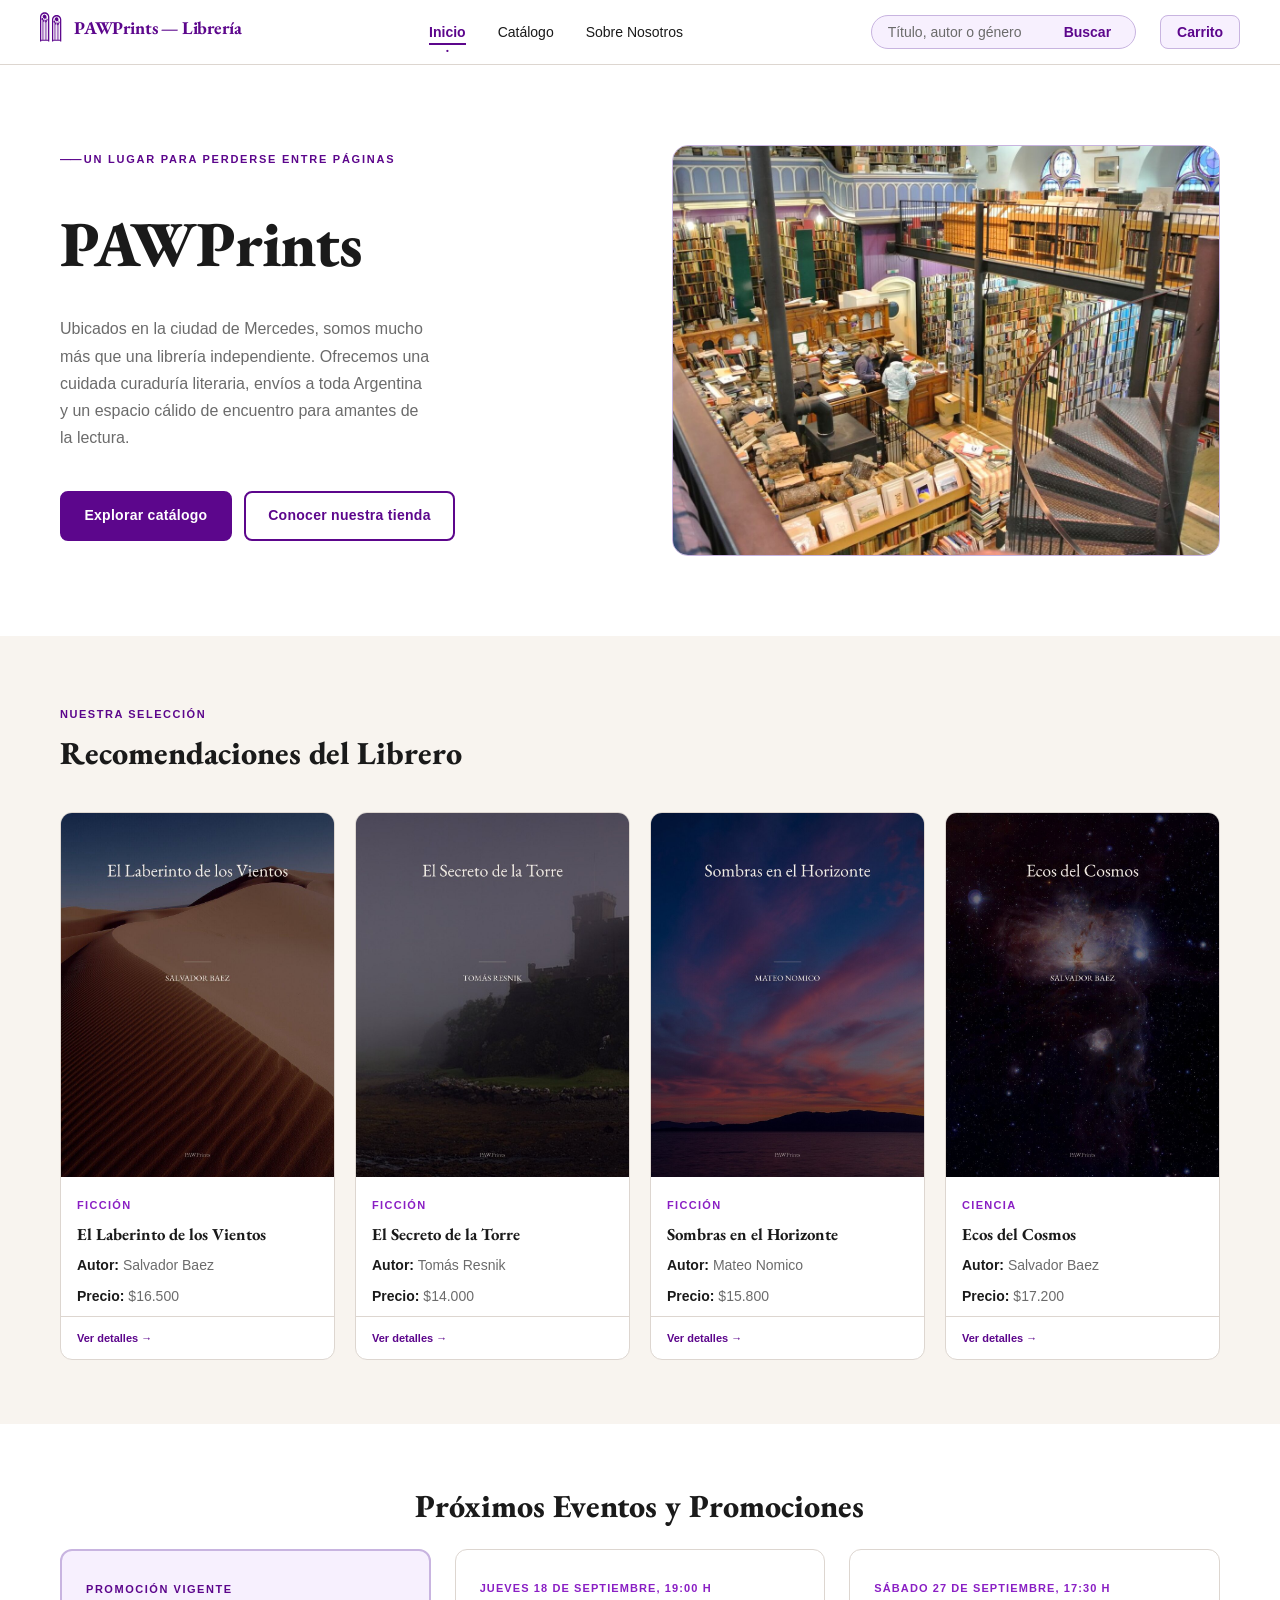
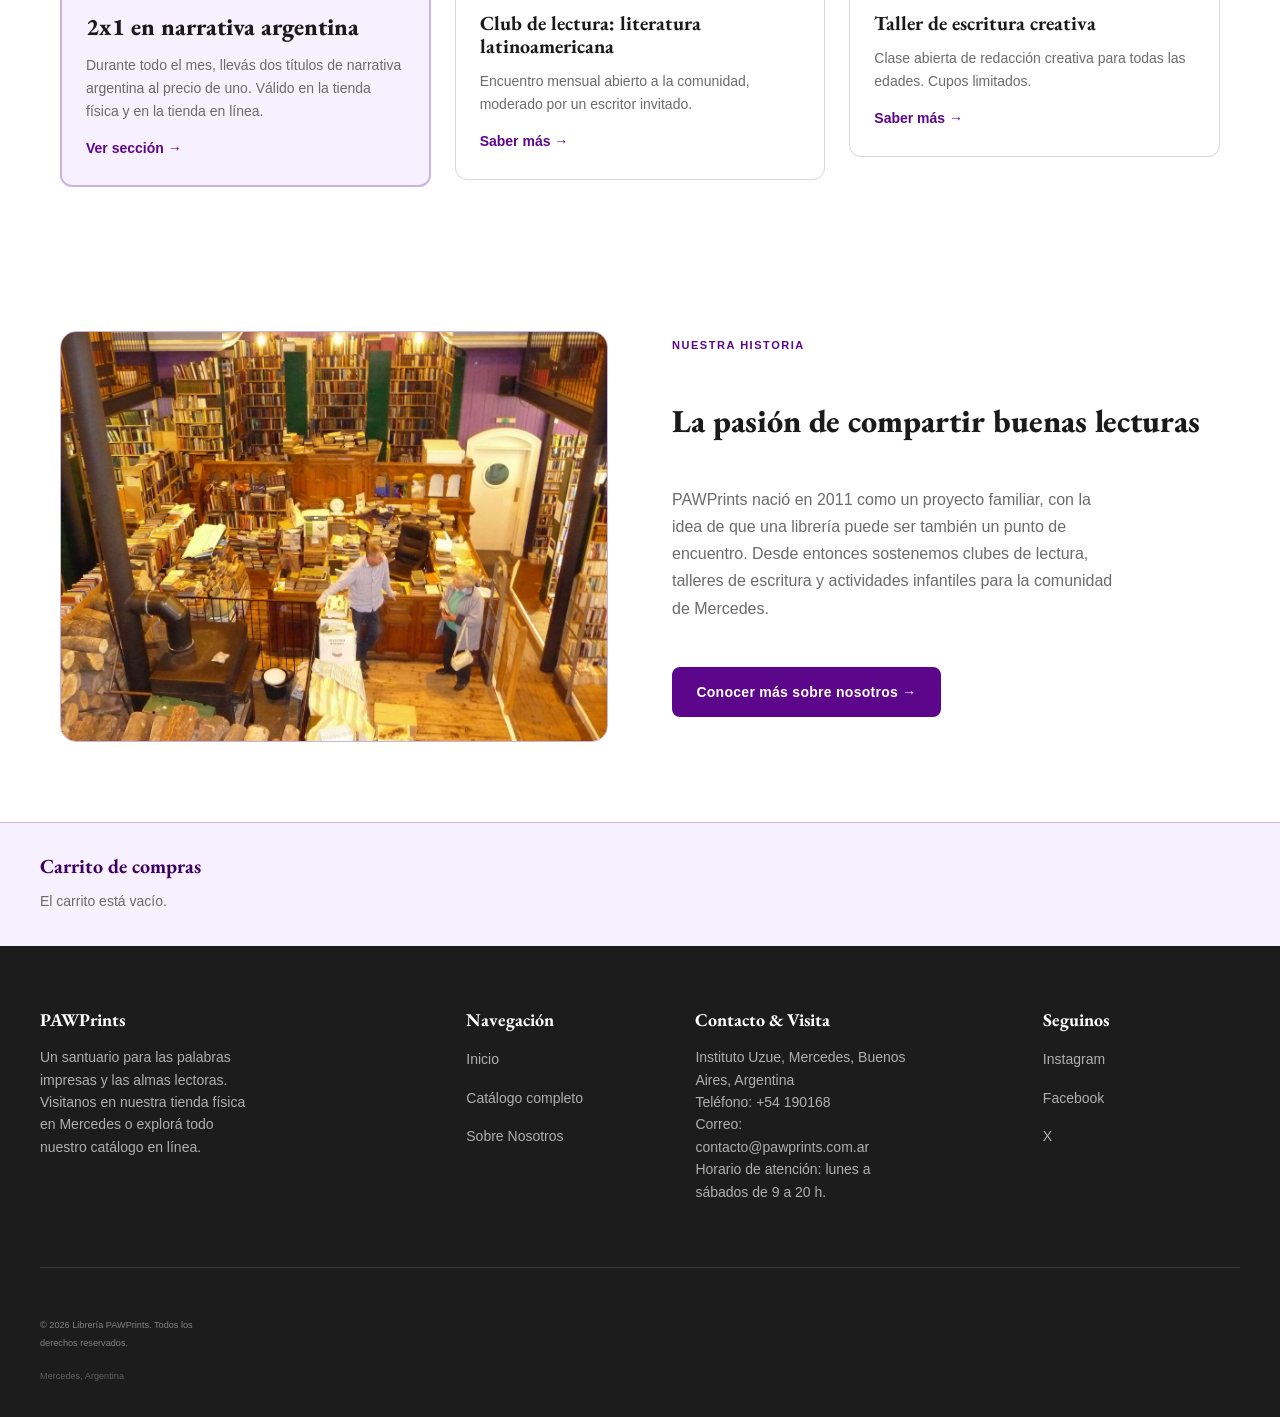
<file: pawprints/index.html>
<!DOCTYPE html>
<html lang="es">
<head>
  <meta charset="utf-8">
  <meta name="viewport" content="width=device-width, initial-scale=1">
  <title>PAWPrints — Librería en Mercedes</title>
  <meta name="description" content="Librería independiente en Mercedes, Buenos Aires. Catálogo en línea, envíos a toda Argentina y tienda física.">
  <link rel="stylesheet" href="css/base.css">
  <link rel="stylesheet" href="css/componentes.css">
  <link rel="stylesheet" href="css/inicio.css">
  <link rel="stylesheet" href="css/print.css" media="print">
</head>
<body class="page-inicio">

  <!-- ============================================================
       HEADER — compartido por las 5 pantallas del wireframe.
       Al no haber servidor hasta el TP3, no hay includes: este bloque
       se copia tal cual en cada página y solo cambia el aria-current.
       ============================================================ -->
  <header>

    <!-- El nombre de la marca va como enlace y no como encabezado para no
         competir con el <h1> de cada página, que describe su contenido.
         El ícono lleva alt="" porque es decorativo: el texto del enlace ya
         nombra la marca, y anunciarla dos veces sería ruido en un lector de
         pantalla. -->
    <p><a href="index.html"><img src="img/pawprints-icono.svg" alt="" width="22" height="32">PAWPrints — Librería</a></p>

    <nav aria-label="Navegación principal">
      <ul>
        <!-- aria-current marca la página activa: es el equivalente semántico
             al resaltado en terracota que el wireframe le da al ítem actual. -->
        <li><a href="index.html" aria-current="page">Inicio</a></li>
        <li><a href="catalogo.html">Catálogo</a></li>
        <li><a href="sobre-nosotros.html">Sobre Nosotros</a></li>
      </ul>
    </nav>

    <!-- La lupa del wireframe: el GET contra el catálogo es la forma de
         expresar una búsqueda sin JavaScript ni procesamiento en servidor.
         <search> ya aporta por sí solo el rol de búsqueda, por eso el <form>
         no lleva role="search": ponerlo anidaría dos landmarks iguales. -->
    <search>
      <form action="catalogo.html" method="get">
        <label for="busqueda">Buscar libros</label>
        <input type="search" id="busqueda" name="q" placeholder="Título, autor o género">
        <button type="submit">Buscar</button>
      </form>
    </search>

    <p><a href="#carrito">Carrito</a></p>

  </header>

  <hr>

  <main>

    <!-- ============================================================
         HERO — Presentación de la librería.
         El enunciado pide mostrar "tanto la tienda en línea como la
         tienda física": por eso los dos enlaces de acción no son
         decorativos, cada uno representa uno de los dos canales.
         Van como <a> y no como <button> porque navegan, no ejecutan.
         ============================================================ -->
    <section>
      <p><small>Un lugar para perderse entre páginas</small></p>
      <h1>PAWPrints</h1>
      <p>
        Ubicados en la ciudad de Mercedes, somos mucho más que una librería
        independiente. Ofrecemos una cuidada curaduría literaria, envíos a
        toda Argentina y un espacio cálido de encuentro para amantes de la
        lectura.
      </p>

      <ul>
        <li><a href="catalogo.html">Explorar catálogo</a> <small>(tienda en línea)</small></li>
        <li><a href="sobre-nosotros.html">Conocer nuestra tienda</a> <small>(tienda física)</small></li>
      </ul>

      <figure>
        <img src="img/local.jpg" alt="Interior de la librería PAWPrints: estanterías de madera y sillones de lectura">
        <figcaption>Nuestro local en Mercedes, Buenos Aires.</figcaption>
      </figure>
    </section>

    <hr>

    <!-- ============================================================
         RECOMENDACIONES — Selección curada del librero.
         En el wireframe es un carrusel con flechas, pero el TP1 no
         permite JavaScript: se maqueta como lista y el comportamiento
         de carrusel se agrega recién en el TP4, que lo pide explícito.
         Los libros son los mismos del catálogo para que el sitio sea
         coherente entre páginas.
         ============================================================ -->
    <section>
      <p><small>Nuestra selección</small></p>
      <h2>Recomendaciones del Librero</h2>

      <!-- Lista, y no <div> sueltos, para que la relación de igualdad
           entre las recomendaciones quede en la estructura. -->
      <ul>
        <li>
          <article>
            <figure>
              <img src="img/libro-1.jpg" alt="Portada de El Laberinto de los Vientos">
            </figure>
            <p><small>Ficción</small></p>
            <h3><a href="detalle-libro.html?id=1">El Laberinto de los Vientos</a></h3>
            <p><strong>Autor:</strong> Salvador Baez</p>
            <!-- <data> expone el precio en un formato legible por máquina,
                 sin perder el formato con separador de miles para la persona. -->
            <p><strong>Precio:</strong> <data value="16500">$16.500</data></p>
            <p><a href="detalle-libro.html?id=1">Ver detalles &rarr;</a></p>
          </article>
        </li>

        <li>
          <article>
            <figure>
              <img src="img/libro-2.jpg" alt="Portada de El Secreto de la Torre">
            </figure>
            <p><small>Ficción</small></p>
            <h3><a href="detalle-libro.html?id=2">El Secreto de la Torre</a></h3>
            <p><strong>Autor:</strong> Tomás Resnik</p>
            <p><strong>Precio:</strong> <data value="14000">$14.000</data></p>
            <p><a href="detalle-libro.html?id=2">Ver detalles &rarr;</a></p>
          </article>
        </li>

        <li>
          <article>
            <figure>
              <img src="img/libro-3.jpg" alt="Portada de Sombras en el Horizonte">
            </figure>
            <p><small>Ficción</small></p>
            <h3><a href="detalle-libro.html?id=3">Sombras en el Horizonte</a></h3>
            <p><strong>Autor:</strong> Mateo Nomico</p>
            <p><strong>Precio:</strong> <data value="15800">$15.800</data></p>
            <p><a href="detalle-libro.html?id=3">Ver detalles &rarr;</a></p>
          </article>
        </li>

        <li>
          <article>
            <figure>
              <img src="img/libro-4.jpg" alt="Portada de Ecos del Cosmos">
            </figure>
            <p><small>Ciencia</small></p>
            <h3><a href="detalle-libro.html?id=4">Ecos del Cosmos</a></h3>
            <p><strong>Autor:</strong> Salvador Baez</p>
            <p><strong>Precio:</strong> <data value="17200">$17.200</data></p>
            <p><a href="detalle-libro.html?id=4">Ver detalles &rarr;</a></p>
          </article>
        </li>
      </ul>
    </section>

    <hr>

    <!-- ============================================================
         PROMOCIONES Y EVENTOS — Punto "Promociones y marketing local".
         El enunciado pide que esté "claramente destacada" SIN CSS, así
         que el destaque es semántico: la promoción va en <strong> (no
         en <b>) porque su importancia es real y no solo tipográfica,
         y las fechas en <time datetime> para que sean interpretables.
         ============================================================ -->
    <section>
      <h2>Próximos Eventos y Promociones</h2>

      <article>
        <p><strong>Promoción vigente</strong></p>
        <h3>2x1 en narrativa argentina</h3>
        <p>
          Durante todo el mes, llevás dos títulos de narrativa argentina
          al precio de uno. Válido en la tienda física y en la tienda en línea.
        </p>
        <p><a href="catalogo.html?categoria=ficcion">Ver sección &rarr;</a></p>
      </article>

      <ul>
        <li>
          <article>
            <p><time datetime="2026-09-18T19:00">Jueves 18 de septiembre, 19:00 h</time></p>
            <h3>Club de lectura: literatura latinoamericana</h3>
            <p>Encuentro mensual abierto a la comunidad, moderado por un escritor invitado.</p>
            <p><a href="sobre-nosotros.html">Saber más &rarr;</a></p>
          </article>
        </li>

        <li>
          <article>
            <p><time datetime="2026-09-27T17:30">Sábado 27 de septiembre, 17:30 h</time></p>
            <h3>Taller de escritura creativa</h3>
            <p>Clase abierta de redacción creativa para todas las edades. Cupos limitados.</p>
            <p><a href="sobre-nosotros.html">Saber más &rarr;</a></p>
          </article>
        </li>
      </ul>
    </section>

    <hr>

    <!-- ============================================================
         NUESTRA HISTORIA — Adelanto de "Sobre Nosotros".
         Es un resumen que enlaza a la página completa, por eso va
         como <section> y no como <article>: no se sostiene solo.
         ============================================================ -->
    <section>
      <p><small>Nuestra historia</small></p>
      <h2>La pasión de compartir buenas lecturas</h2>

      <figure>
        <img src="img/clientes.jpg" alt="Clientes de PAWPrints eligiendo libros en el salón principal">
        <figcaption>Lectores en una de nuestras jornadas de puertas abiertas.</figcaption>
      </figure>

      <p>
        PAWPrints nació en <time datetime="2011">2011</time> como un proyecto
        familiar, con la idea de que una librería puede ser también un punto
        de encuentro. Desde entonces sostenemos clubes de lectura, talleres
        de escritura y actividades infantiles para la comunidad de Mercedes.
      </p>
      <p><a href="sobre-nosotros.html">Conocer más sobre nosotros &rarr;</a></p>
    </section>

  </main>

  <hr>

  <!-- ============================================================
       CARRITO — Compartido por las 5 páginas.
       Va como <aside> hijo directo de <body> y no dentro de <main>
       porque no es contenido propio de esta página: se repite igual
       en todas. El enlace del header apunta acá con un fragmento
       (#carrito), que resuelve siempre sin servidor ni JavaScript,
       en vez de apuntar a una página que no existe.
       ============================================================ -->
  <aside id="carrito">
    <h2>Carrito de compras</h2>
    <!-- El TP1 no permite estado de cliente ni de servidor, así que el
         carrito no puede acumular libros todavía: queda vacío a propósito
         y se vuelve funcional recién cuando haya backend, en el TP3. -->
    <p>El carrito está vacío.</p>
  </aside>

  <hr>

  <!-- ============================================================
       FOOTER — también compartido por las 5 pantallas.
       Cubre el punto "Información de contacto" del enunciado.
       ============================================================ -->
  <footer>

    <section>
      <h2>PAWPrints</h2>
      <p>
        Un santuario para las palabras impresas y las almas lectoras.
        Visitanos en nuestra tienda física en Mercedes o explorá todo
        nuestro catálogo en línea.
      </p>
    </section>

    <nav aria-label="Navegación del pie de página">
      <h2>Navegación</h2>
      <ul>
        <li><a href="index.html">Inicio</a></li>
        <li><a href="catalogo.html">Catálogo completo</a></li>
        <li><a href="sobre-nosotros.html">Sobre Nosotros</a></li>
      </ul>
    </nav>

    <section>
      <h2>Contacto &amp; Visita</h2>
      <!-- <address> es el tag específico para los datos de contacto del sitio;
           tel: y mailto: hacen que el dato sea accionable sin JavaScript. -->
      <address>
        Instituto Uzue, Mercedes, Buenos Aires, Argentina<br>
        Teléfono: <a href="tel:+54190168">+54 190168</a><br>
        Correo: <a href="mailto:contacto@pawprints.com.ar">contacto@pawprints.com.ar</a>
      </address>
      <p>Horario de atención: lunes a sábados de 9 a 20 h.</p>
    </section>

    <section>
      <h2>Seguinos</h2>
      <ul>
        <!-- rel="external" deja explícito que salen del sitio. -->
        <li><a href="https://www.instagram.com/" rel="external">Instagram</a></li>
        <li><a href="https://www.facebook.com/" rel="external">Facebook</a></li>
        <li><a href="https://x.com/" rel="external">X</a></li>
      </ul>
    </section>

    <hr>

    <p><small>&copy; 2026 Librería PAWPrints. Todos los derechos reservados.</small></p>
    <p><small>Mercedes, Argentina</small></p>

  </footer>

</body>
</html>
</file>
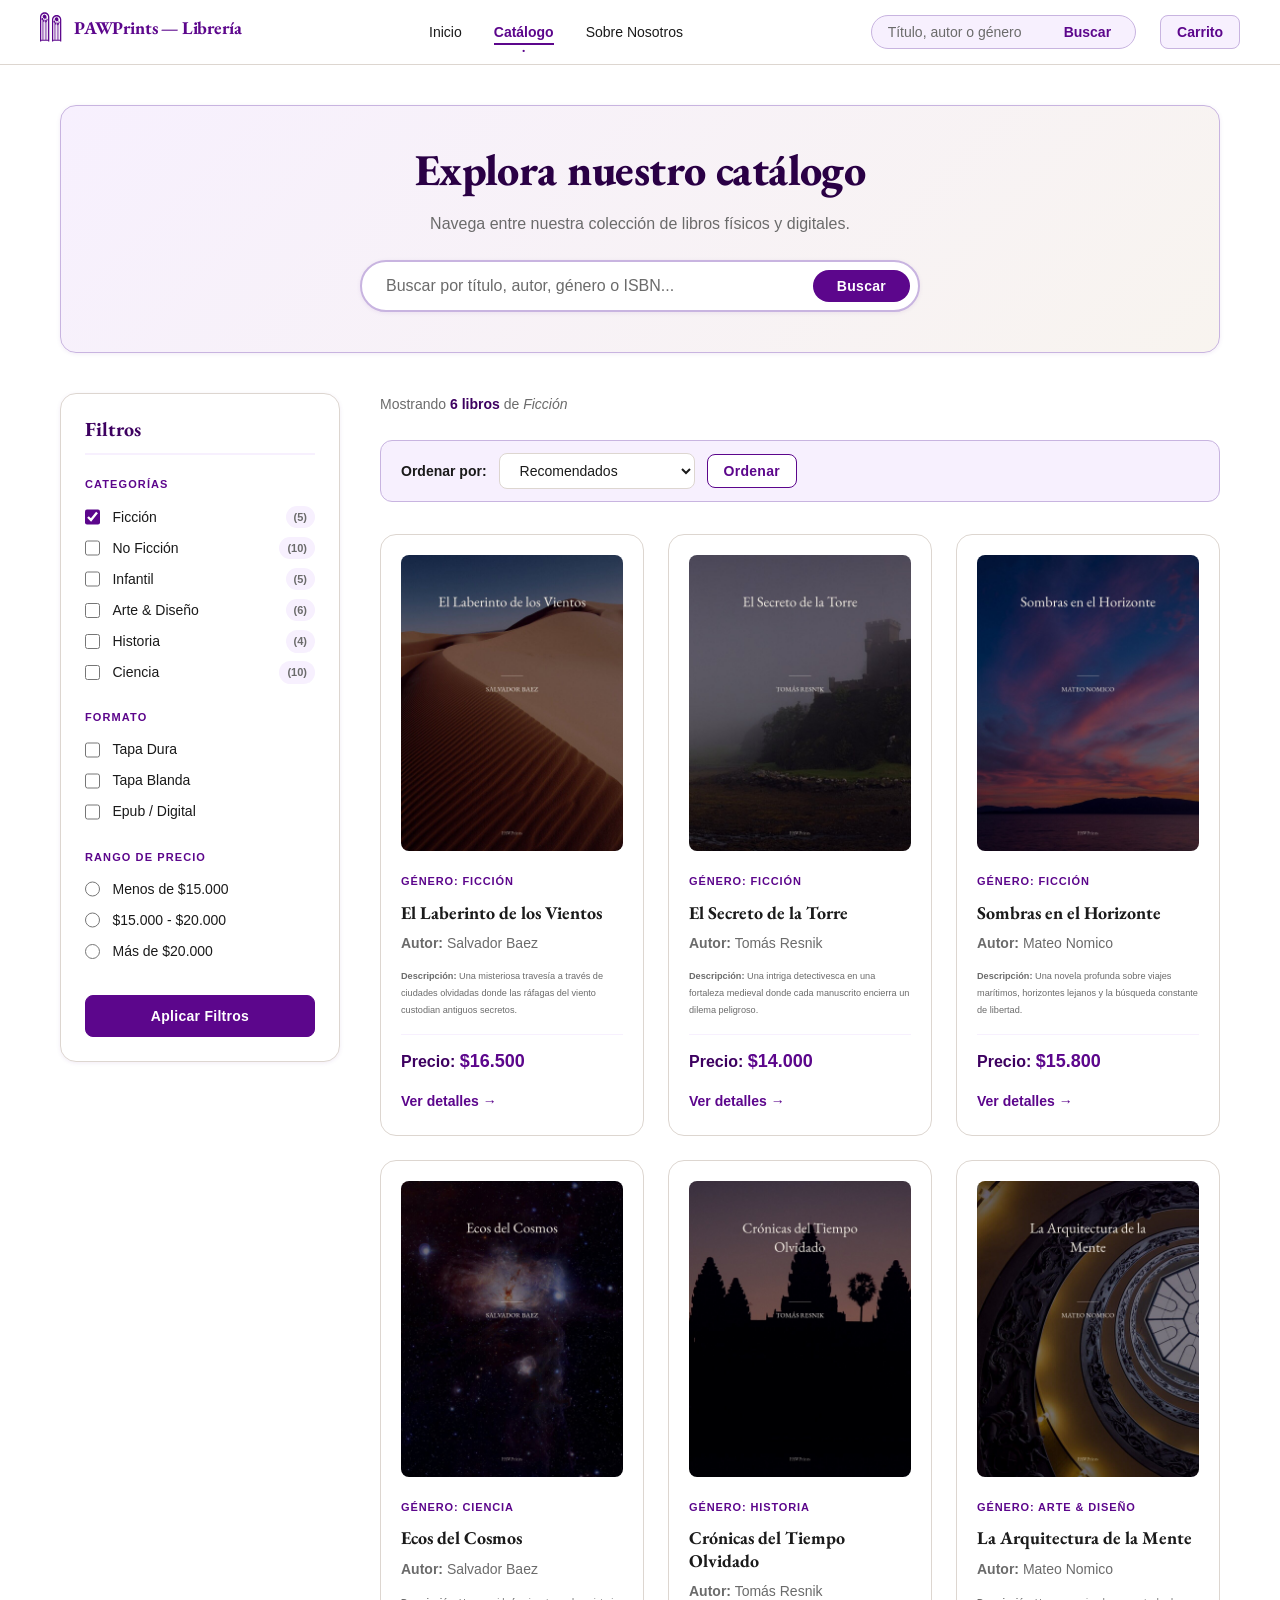
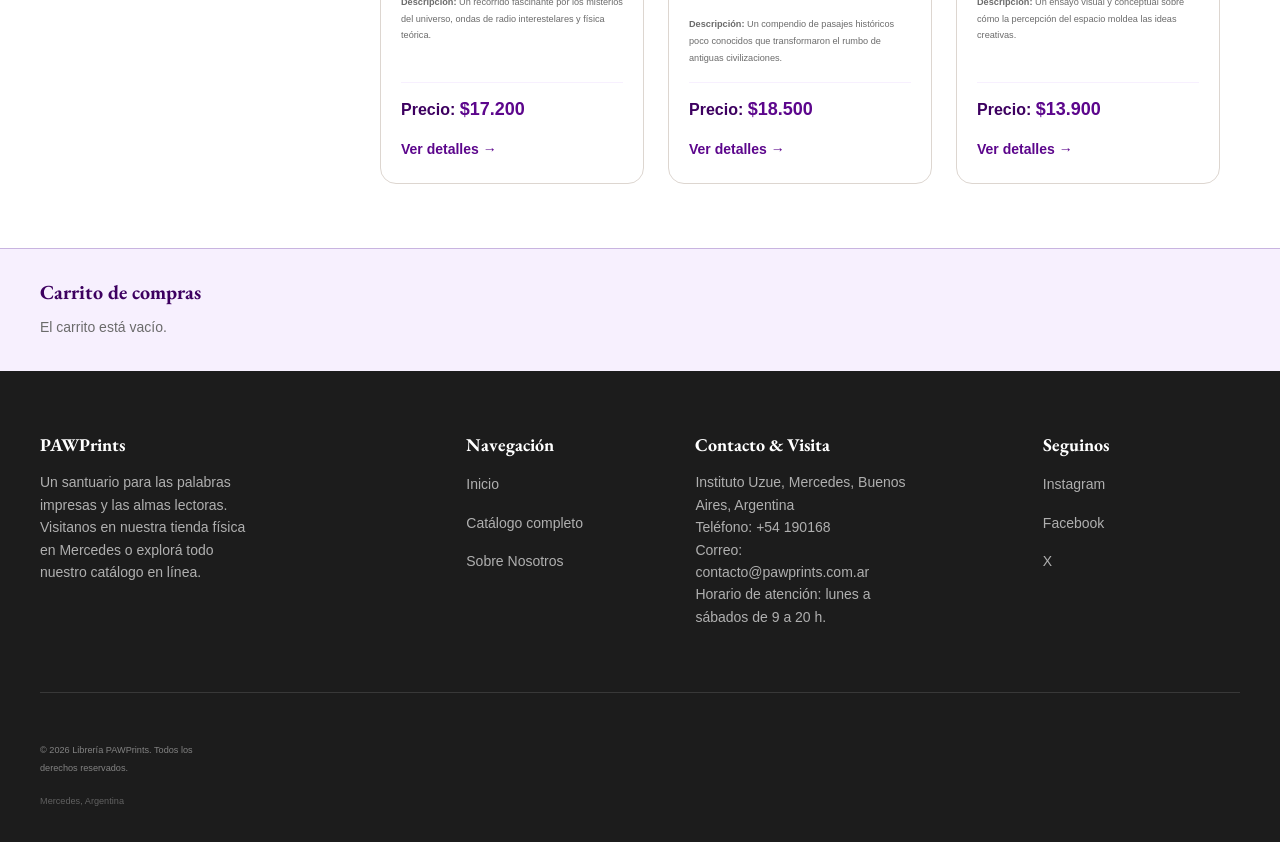
<file: pawprints/catalogo.html>
<!DOCTYPE html>
<html lang="es">
<head>
  <meta charset="utf-8">
  <meta name="viewport" content="width=device-width, initial-scale=1">
  <title>Catálogo — PAWPrints</title>
  <link rel="stylesheet" href="css/base.css">
  <link rel="stylesheet" href="css/componentes.css">
  <link rel="stylesheet" href="css/catalogo.css">
  <link rel="stylesheet" href="css/print.css" media="print">
</head>
<body class="page-catalogo">

  <!-- ============================================================
       HEADER — compartido por las 5 pantallas del wireframe.
       Al no haber servidor hasta el TP3, no hay includes: este bloque
       se copia tal cual en cada página y solo cambia el aria-current.
       ============================================================ -->
  <header>

    <!-- El nombre de la marca va como enlace y no como encabezado para no
         competir con el <h1> de cada página, que describe su contenido.
         El ícono lleva alt="" porque es decorativo: el texto del enlace ya
         nombra la marca, y anunciarla dos veces sería ruido en un lector de
         pantalla. -->
    <p><a href="index.html"><img src="img/pawprints-icono.svg" alt="" width="22" height="32">PAWPrints — Librería</a></p>

    <nav aria-label="Navegación principal">
      <ul>
        <!-- aria-current marca la página activa: es el equivalente semántico
             al resaltado en terracota que el wireframe le da al ítem actual. -->
        <li><a href="index.html">Inicio</a></li>
        <li><a href="catalogo.html" aria-current="page">Catálogo</a></li>
        <li><a href="sobre-nosotros.html">Sobre Nosotros</a></li>
      </ul>
    </nav>

    <!-- La lupa del wireframe: el GET contra el catálogo es la forma de
         expresar una búsqueda sin JavaScript ni procesamiento en servidor.
         <search> ya aporta por sí solo el rol de búsqueda, por eso el <form>
         no lleva role="search": ponerlo anidaría dos landmarks iguales. -->
    <search>
      <form action="catalogo.html" method="get">
        <label for="busqueda">Buscar libros</label>
        <input type="search" id="busqueda" name="q" placeholder="Título, autor o género">
        <button type="submit">Buscar</button>
      </form>
    </search>

    <p><a href="#carrito">Carrito</a></p>

  </header>

  <hr>

  <main>

    <!-- Sección de presentación / búsqueda del catálogo -->
    <section aria-labelledby="titulo-catalogo">
      <h1 id="titulo-catalogo">Explora nuestro catálogo</h1>
      <p>Navega entre nuestra colección de libros físicos y digitales.</p>
      
      <search>
        <form action="catalogo.html" method="get">
          <label for="buscar-catalogo">Buscar por título, autor, género o ISBN:</label>
          <input type="search" id="buscar-catalogo" name="q" placeholder="Buscar por título, autor, género o ISBN...">
          <button type="submit">Buscar</button>
        </form>
      </search>
    </section>

    <hr>

    <!-- Sección principal del catálogo: Filtros y Lista de Libros -->
    <section aria-labelledby="titulo-seccion-catalogo">
      <h2 id="titulo-seccion-catalogo">Catálogo de Libros</h2>

      <!-- Barra lateral de filtros -->
      <aside aria-labelledby="titulo-filtros">
        <h3 id="titulo-filtros">Filtros</h3>
        
        <form action="catalogo.html" method="get">
          
          <!-- Filtro por Categorías -->
          <fieldset>
            <legend>Categorías</legend>
            <ul>
              <li>
                <input type="checkbox" id="cat-ficcion" name="categoria" value="ficcion" checked>
                <label for="cat-ficcion">Ficción <small>(5)</small></label>
              </li>
              <li>
                <input type="checkbox" id="cat-no-ficcion" name="categoria" value="no-ficcion">
                <label for="cat-no-ficcion">No Ficción <small>(10)</small></label>
              </li>
              <li>
                <input type="checkbox" id="cat-infantil" name="categoria" value="infantil">
                <label for="cat-infantil">Infantil <small>(5)</small></label>
              </li>
              <li>
                <input type="checkbox" id="cat-arte" name="categoria" value="arte-diseno">
                <label for="cat-arte">Arte &amp; Diseño <small>(6)</small></label>
              </li>
              <li>
                <input type="checkbox" id="cat-historia" name="categoria" value="historia">
                <label for="cat-historia">Historia <small>(4)</small></label>
              </li>
              <li>
                <input type="checkbox" id="cat-ciencia" name="categoria" value="ciencia">
                <label for="cat-ciencia">Ciencia <small>(10)</small></label>
              </li>
            </ul>
          </fieldset>

          <!-- Filtro por Formato -->
          <fieldset>
            <legend>Formato</legend>
            <ul>
              <li>
                <input type="checkbox" id="form-dura" name="formato" value="tapa-dura">
                <label for="form-dura">Tapa Dura</label>
              </li>
              <li>
                <input type="checkbox" id="form-blanda" name="formato" value="tapa-blanda">
                <label for="form-blanda">Tapa Blanda</label>
              </li>
              <li>
                <input type="checkbox" id="form-epub" name="formato" value="epub-digital">
                <label for="form-epub">Epub / Digital</label>
              </li>
            </ul>
          </fieldset>

          <!-- Filtro por Rango de Precio -->
          <fieldset>
            <legend>Rango de Precio</legend>
            <ul>
              <li>
                <input type="radio" id="precio-1" name="rango_precio" value="menos-x">
                <label for="precio-1">Menos de $15.000</label>
              </li>
              <li>
                <input type="radio" id="precio-2" name="rango_precio" value="x-y">
                <label for="precio-2">$15.000 - $20.000</label>
              </li>
              <li>
                <input type="radio" id="precio-3" name="rango_precio" value="mas-y">
                <label for="precio-3">Más de $20.000</label>
              </li>
            </ul>
          </fieldset>

          <button type="submit">Aplicar Filtros</button>
        </form>
      </aside>

      <!-- Lista de Libros -->
      <section aria-labelledby="titulo-lista-libros">
        <h3 id="titulo-lista-libros">Resultados</h3>

        <!-- Encabezado con estado y ordenamiento -->
        <p>Mostrando <strong>6 libros</strong> de <em>Ficción</em></p>
        
        <form action="catalogo.html" method="get">
          <label for="ordenar-libros">Ordenar por:</label>
          <select id="ordenar-libros" name="orden">
            <option value="recomendados" selected>Recomendados</option>
            <option value="precio-asc">Precio: Menor a Mayor</option>
            <option value="precio-desc">Precio: Mayor a Menor</option>
            <option value="titulo-az">Título: A - Z</option>
          </select>
          <button type="submit">Ordenar</button>
        </form>

        <!-- Grilla / Lista de Libros -->
        <ul>
          <!-- Libro 1 -->
          <li>
            <article>
              <figure>
                <img src="img/libro-1.jpg" alt="Portada del libro El Laberinto de los Vientos">
                <figcaption>LIBRO 1</figcaption>
              </figure>
              <header>
                <p><small>GÉNERO: Ficción</small></p>
                <h4><a href="detalle-libro.html?id=1">El Laberinto de los Vientos</a></h4>
                <p><strong>Autor:</strong> Salvador Baez</p>
              </header>
              <p><small><strong>Descripción:</strong> Una misteriosa travesía a través de ciudades olvidadas donde las ráfagas del viento custodian antiguos secretos.</small></p>
              <p><strong>Precio:</strong> <data value="16500">$16.500</data></p>
              <p><a href="detalle-libro.html?id=1">Ver detalles &rarr;</a></p>
            </article>
          </li>

          <!-- Libro 2 -->
          <li>
            <article>
              <figure>
                <img src="img/libro-2.jpg" alt="Portada del libro El Secreto de la Torre">
                <figcaption>LIBRO 2</figcaption>
              </figure>
              <header>
                <p><small>GÉNERO: Ficción</small></p>
                <h4><a href="detalle-libro.html?id=2">El Secreto de la Torre</a></h4>
                <p><strong>Autor:</strong> Tomás Resnik</p>
              </header>
              <p><small><strong>Descripción:</strong> Una intriga detectivesca en una fortaleza medieval donde cada manuscrito encierra un dilema peligroso.</small></p>
              <p><strong>Precio:</strong> <data value="14000">$14.000</data></p>
              <p><a href="detalle-libro.html?id=2">Ver detalles &rarr;</a></p>
            </article>
          </li>

          <!-- Libro 3 -->
          <li>
            <article>
              <figure>
                <img src="img/libro-3.jpg" alt="Portada del libro Sombras en el Horizonte">
                <figcaption>LIBRO 3</figcaption>
              </figure>
              <header>
                <p><small>GÉNERO: Ficción</small></p>
                <h4><a href="detalle-libro.html?id=3">Sombras en el Horizonte</a></h4>
                <p><strong>Autor:</strong> Mateo Nomico</p>
              </header>
              <p><small><strong>Descripción:</strong> Una novela profunda sobre viajes marítimos, horizontes lejanos y la búsqueda constante de libertad.</small></p>
              <p><strong>Precio:</strong> <data value="15800">$15.800</data></p>
              <p><a href="detalle-libro.html?id=3">Ver detalles &rarr;</a></p>
            </article>
          </li>

          <!-- Libro 4 -->
          <li>
            <article>
              <figure>
                <img src="img/libro-4.jpg" alt="Portada del libro Ecos del Cosmos">
                <figcaption>LIBRO 4</figcaption>
              </figure>
              <header>
                <p><small>GÉNERO: Ciencia</small></p>
                <h4><a href="detalle-libro.html?id=4">Ecos del Cosmos</a></h4>
                <p><strong>Autor:</strong> Salvador Baez</p>
              </header>
              <p><small><strong>Descripción:</strong> Un recorrido fascinante por los misterios del universo, ondas de radio interestelares y física teórica.</small></p>
              <p><strong>Precio:</strong> <data value="17200">$17.200</data></p>
              <p><a href="detalle-libro.html?id=4">Ver detalles &rarr;</a></p>
            </article>
          </li>

          <!-- Libro 5 -->
          <li>
            <article>
              <figure>
                <img src="img/libro-5.jpg" alt="Portada del libro Crónicas del Tiempo Olvidado">
                <figcaption>LIBRO 5</figcaption>
              </figure>
              <header>
                <p><small>GÉNERO: Historia</small></p>
                <h4><a href="detalle-libro.html?id=5">Crónicas del Tiempo Olvidado</a></h4>
                <p><strong>Autor:</strong> Tomás Resnik</p>
              </header>
              <p><small><strong>Descripción:</strong> Un compendio de pasajes históricos poco conocidos que transformaron el rumbo de antiguas civilizaciones.</small></p>
              <p><strong>Precio:</strong> <data value="18500">$18.500</data></p>
              <p><a href="detalle-libro.html?id=5">Ver detalles &rarr;</a></p>
            </article>
          </li>

          <!-- Libro 6 -->
          <li>
            <article>
              <figure>
                <img src="img/libro-6.jpg" alt="Portada del libro La Arquitectura de la Mente">
                <figcaption>LIBRO 6</figcaption>
              </figure>
              <header>
                <p><small>GÉNERO: Arte &amp; Diseño</small></p>
                <h4><a href="detalle-libro.html?id=6">La Arquitectura de la Mente</a></h4>
                <p><strong>Autor:</strong> Mateo Nomico</p>
              </header>
              <p><small><strong>Descripción:</strong> Un ensayo visual y conceptual sobre cómo la percepción del espacio moldea las ideas creativas.</small></p>
              <p><strong>Precio:</strong> <data value="13900">$13.900</data></p>
              <p><a href="detalle-libro.html?id=6">Ver detalles &rarr;</a></p>
            </article>
          </li>
        </ul>
      </section>
    </section>

  </main>

  <hr>

  <!-- ============================================================
       CARRITO — Compartido por las 5 páginas.
       Va como <aside> hijo directo de <body> y no dentro de <main>
       porque no es contenido propio de esta página: se repite igual
       en todas. El enlace del header apunta acá con un fragmento
       (#carrito), que resuelve siempre sin servidor ni JavaScript,
       en vez de apuntar a una página que no existe.
       ============================================================ -->
  <aside id="carrito">
    <h2>Carrito de compras</h2>
    <!-- El TP1 no permite estado de cliente ni de servidor, así que el
         carrito no puede acumular libros todavía: queda vacío a propósito
         y se vuelve funcional recién cuando haya backend, en el TP3. -->
    <p>El carrito está vacío.</p>
  </aside>

  <hr>

  <!-- ============================================================
       FOOTER — también compartido por las 5 pantallas.
       Cubre el punto "Información de contacto" del enunciado.
       ============================================================ -->
  <footer>

    <section>
      <h2>PAWPrints</h2>
      <p>
        Un santuario para las palabras impresas y las almas lectoras.
        Visitanos en nuestra tienda física en Mercedes o explorá todo
        nuestro catálogo en línea.
      </p>
    </section>

    <nav aria-label="Navegación del pie de página">
      <h2>Navegación</h2>
      <ul>
        <li><a href="index.html">Inicio</a></li>
        <li><a href="catalogo.html">Catálogo completo</a></li>
        <li><a href="sobre-nosotros.html">Sobre Nosotros</a></li>
      </ul>
    </nav>

    <section>
      <h2>Contacto &amp; Visita</h2>
      <!-- <address> es el tag específico para los datos de contacto del sitio;
           tel: y mailto: hacen que el dato sea accionable sin JavaScript. -->
      <address>
        Instituto Uzue, Mercedes, Buenos Aires, Argentina<br>
        Teléfono: <a href="tel:+54190168">+54 190168</a><br>
        Correo: <a href="mailto:contacto@pawprints.com.ar">contacto@pawprints.com.ar</a>
      </address>
      <p>Horario de atención: lunes a sábados de 9 a 20 h.</p>
    </section>

    <section>
      <h2>Seguinos</h2>
      <ul>
        <!-- rel="external" deja explícito que salen del sitio. -->
        <li><a href="https://www.instagram.com/" rel="external">Instagram</a></li>
        <li><a href="https://www.facebook.com/" rel="external">Facebook</a></li>
        <li><a href="https://x.com/" rel="external">X</a></li>
      </ul>
    </section>

    <hr>

    <p><small>&copy; 2026 Librería PAWPrints. Todos los derechos reservados.</small></p>
    <p><small>Mercedes, Argentina</small></p>

  </footer>

</body>
</html>
</file>
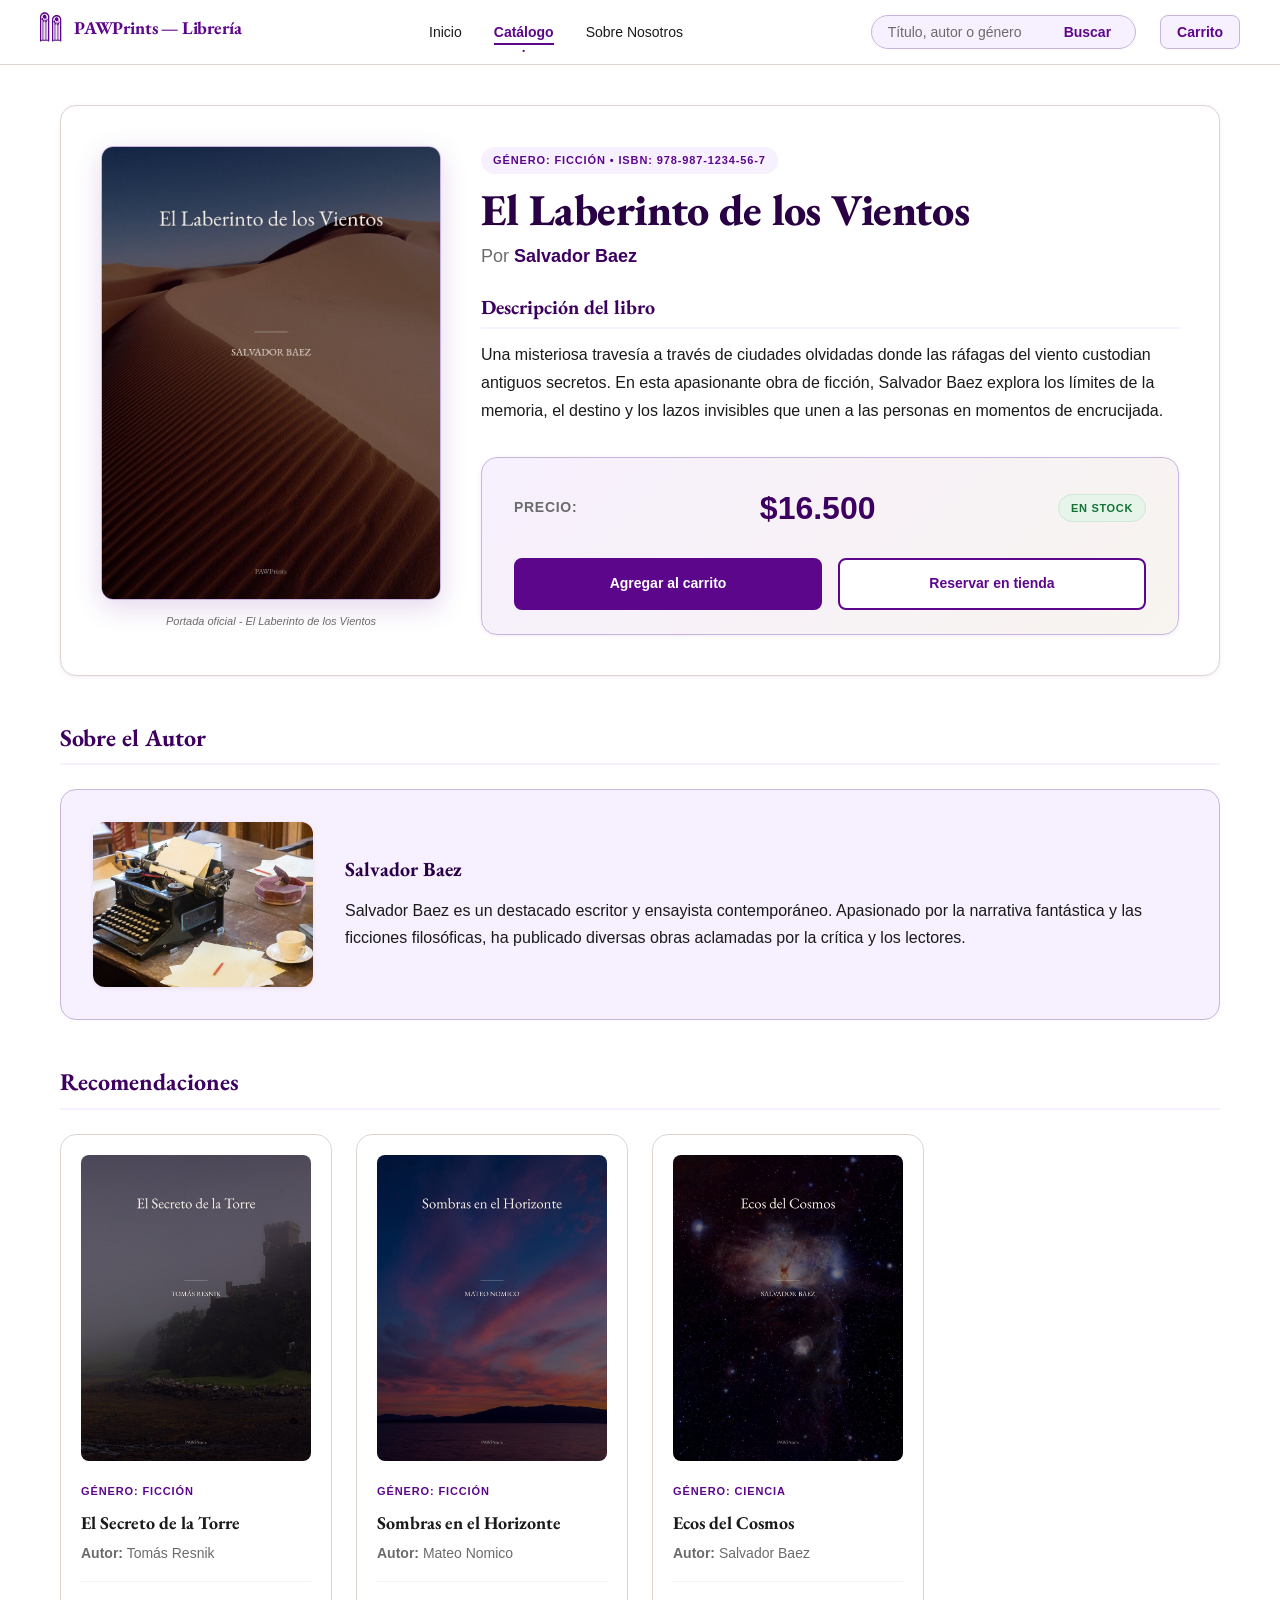
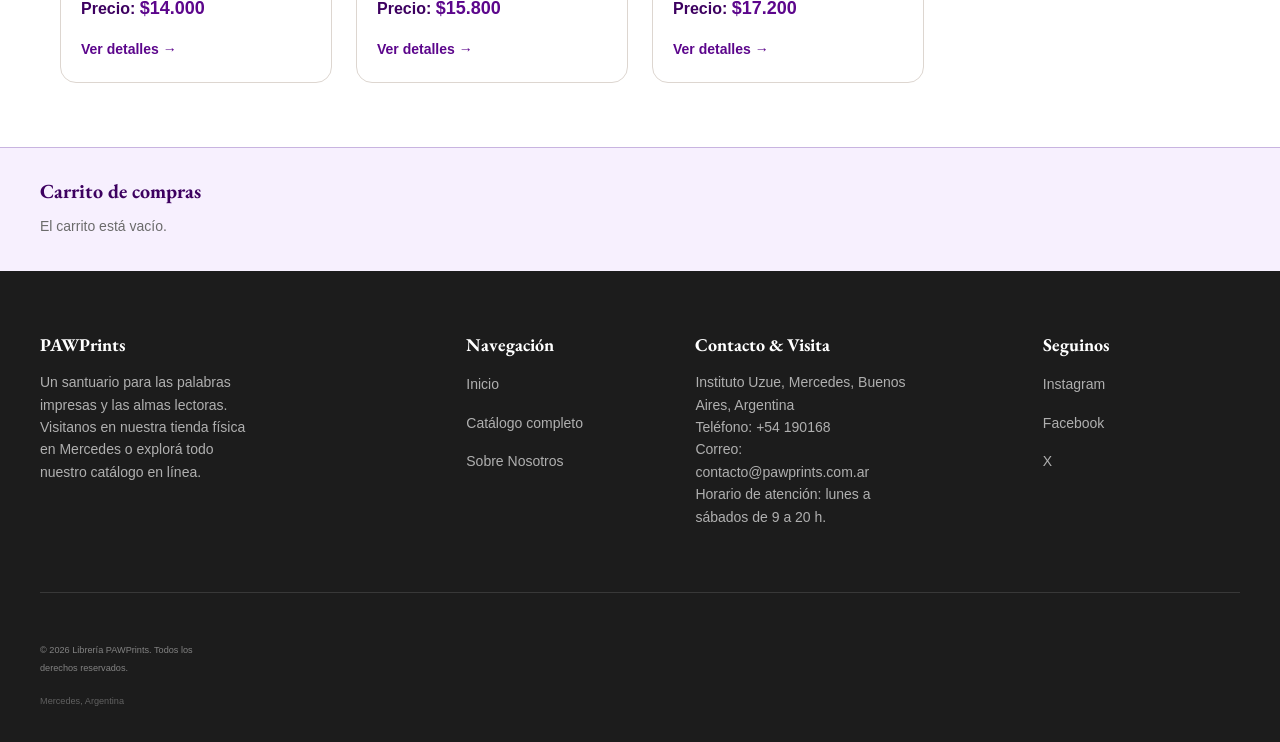
<file: pawprints/detalle-libro.html>
<!DOCTYPE html>
<html lang="es">
<head>
  <meta charset="utf-8">
  <meta name="viewport" content="width=device-width, initial-scale=1">
  <title>El Laberinto de los Vientos — PAWPrints</title>
  <link rel="stylesheet" href="css/base.css">
  <link rel="stylesheet" href="css/componentes.css">
  <link rel="stylesheet" href="css/detalle-libro.css">
  <link rel="stylesheet" href="css/print.css" media="print">
</head>
<body class="page-detalle-libro">

  <!-- ============================================================
       HEADER — compartido por las 5 pantallas del wireframe.
       Al no haber servidor hasta el TP3, no hay includes: este bloque
       se copia tal cual en cada página y solo cambia el aria-current.
       ============================================================ -->
  <header>

    <!-- El nombre de la marca va como enlace y no como encabezado para no
         competir con el <h1> de cada página, que describe su contenido.
         El ícono lleva alt="" porque es decorativo: el texto del enlace ya
         nombra la marca, y anunciarla dos veces sería ruido en un lector de
         pantalla. -->
    <p><a href="index.html"><img src="img/pawprints-icono.svg" alt="" width="22" height="32">PAWPrints — Librería</a></p>

    <nav aria-label="Navegación principal">
      <ul>
        <!-- aria-current marca la página activa: es el equivalente semántico
             al resaltado en terracota que el wireframe le da al ítem actual. -->
        <li><a href="index.html">Inicio</a></li>
        <li><a href="catalogo.html" aria-current="page">Catálogo</a></li>
        <li><a href="sobre-nosotros.html">Sobre Nosotros</a></li>
      </ul>
    </nav>

    <!-- La lupa del wireframe: el GET contra el catálogo es la forma de
         expresar una búsqueda sin JavaScript ni procesamiento en servidor.
         <search> ya aporta por sí solo el rol de búsqueda, por eso el <form>
         no lleva role="search": ponerlo anidaría dos landmarks iguales. -->
    <search>
      <form action="catalogo.html" method="get">
        <label for="busqueda">Buscar libros</label>
        <input type="search" id="busqueda" name="q" placeholder="Título, autor o género">
        <button type="submit">Buscar</button>
      </form>
    </search>

    <p><a href="#carrito">Carrito</a></p>

  </header>

  <hr>

  <main>

    <!-- Sección Principal: Ficha del Libro -->
    <article aria-labelledby="titulo-libro-principal">
      <header>
        <p><small>GÉNERO: Ficción &bull; ISBN: 978-987-1234-56-7</small></p>
        <h1 id="titulo-libro-principal">El Laberinto de los Vientos</h1>
        <p>Por <strong>Salvador Baez</strong></p>
      </header>

      <!-- Portada del Libro -->
      <figure>
        <img src="img/libro-1.jpg" alt="Portada del libro El Laberinto de los Vientos de Salvador Baez">
        <figcaption>Portada oficial - El Laberinto de los Vientos</figcaption>
      </figure>

      <!-- Descripción del contenido -->
      <section aria-labelledby="titulo-descripcion">
        <h2 id="titulo-descripcion">Descripción del libro</h2>
        <p>
          Una misteriosa travesía a través de ciudades olvidadas donde las ráfagas del viento custodian antiguos secretos. 
          En esta apasionante obra de ficción, Salvador Baez explora los límites de la memoria, el destino y los lazos invisibles que unen a las personas en momentos de encrucijada.
        </p>
      </section>

      <!-- Precio, Disponibilidad y Acciones de Compra / Reserva -->
      <section aria-labelledby="titulo-comprar-reservar">
        <h2 id="titulo-comprar-reservar" hidden>Opciones de compra y reserva</h2>
        <p>
          <strong>Precio:</strong> <data value="16500">$16.500</data>
          <mark>EN STOCK</mark>
        </p>

        <p>
          <a href="#carrito">Agregar al carrito</a>
          <a href="reserva.html?id=1">Reservar en tienda</a>
        </p>
      </section>
    </article>

    <hr>

    <!-- Sección Secundaria: Información sobre el Autor -->
    <section aria-labelledby="titulo-sobre-autor">
      <h2 id="titulo-sobre-autor">Sobre el Autor</h2>
      
      <article>
        <figure>
          <!-- No se usa un retrato: el autor es ficticio y poner la cara de una
               persona real le atribuiría una identidad que no es la suya. -->
          <img src="img/autor-salvador-baez.jpg" alt="Escritorio de trabajo de Salvador Baez, con una máquina de escribir, hojas y una taza">
          <figcaption>El escritorio de Salvador Baez</figcaption>
        </figure>
        <div>
          <header>
            <h3>Salvador Baez</h3>
          </header>
          <p>
            Salvador Baez es un destacado escritor y ensayista contemporáneo. Apasionado por la narrativa fantástica y las ficciones filosóficas, ha publicado diversas obras aclamadas por la crítica y los lectores.
          </p>
        </div>
      </article>
    </section>

    <hr>

    <!-- Sección Inferior: Recomendaciones de Libros -->
    <section aria-labelledby="titulo-recomendaciones">
      <h2 id="titulo-recomendaciones">Recomendaciones</h2>

      <ul>
        <!-- Recomendación 1 -->
        <li>
          <article>
            <figure>
              <img src="img/libro-2.jpg" alt="Portada del libro El Secreto de la Torre">
              <figcaption>LIBRO 2</figcaption>
            </figure>
            <header>
              <p><small>GÉNERO: Ficción</small></p>
              <h3><a href="detalle-libro.html?id=2">El Secreto de la Torre</a></h3>
              <p><strong>Autor:</strong> Tomás Resnik</p>
            </header>
            <p><strong>Precio:</strong> <data value="14000">$14.000</data></p>
            <p><a href="detalle-libro.html?id=2">Ver detalles &rarr;</a></p>
          </article>
        </li>

        <!-- Recomendación 2 -->
        <li>
          <article>
            <figure>
              <img src="img/libro-3.jpg" alt="Portada del libro Sombras en el Horizonte">
              <figcaption>LIBRO 3</figcaption>
            </figure>
            <header>
              <p><small>GÉNERO: Ficción</small></p>
              <h3><a href="detalle-libro.html?id=3">Sombras en el Horizonte</a></h3>
              <p><strong>Autor:</strong> Mateo Nomico</p>
            </header>
            <p><strong>Precio:</strong> <data value="15800">$15.800</data></p>
            <p><a href="detalle-libro.html?id=3">Ver detalles &rarr;</a></p>
          </article>
        </li>

        <!-- Recomendación 3 -->
        <li>
          <article>
            <figure>
              <img src="img/libro-4.jpg" alt="Portada del libro Ecos del Cosmos">
              <figcaption>LIBRO 4</figcaption>
            </figure>
            <header>
              <p><small>GÉNERO: Ciencia</small></p>
              <h3><a href="detalle-libro.html?id=4">Ecos del Cosmos</a></h3>
              <p><strong>Autor:</strong> Salvador Baez</p>
            </header>
            <p><strong>Precio:</strong> <data value="17200">$17.200</data></p>
            <p><a href="detalle-libro.html?id=4">Ver detalles &rarr;</a></p>
          </article>
        </li>
      </ul>
    </section>

  </main>

  <hr>

  <!-- ============================================================
       CARRITO — Compartido por las 5 páginas.
       Va como <aside> hijo directo de <body> y no dentro de <main>
       porque no es contenido propio de esta página: se repite igual
       en todas. El enlace del header apunta acá con un fragmento
       (#carrito), que resuelve siempre sin servidor ni JavaScript,
       en vez de apuntar a una página que no existe.
       ============================================================ -->
  <aside id="carrito">
    <h2>Carrito de compras</h2>
    <!-- El TP1 no permite estado de cliente ni de servidor, así que el
         carrito no puede acumular libros todavía: queda vacío a propósito
         y se vuelve funcional recién cuando haya backend, en el TP3. -->
    <p>El carrito está vacío.</p>
  </aside>

  <hr>

  <!-- ============================================================
       FOOTER — también compartido por las 5 pantallas.
       Cubre el punto "Información de contacto" del enunciado.
       ============================================================ -->
  <footer>

    <section>
      <h2>PAWPrints</h2>
      <p>
        Un santuario para las palabras impresas y las almas lectoras.
        Visitanos en nuestra tienda física en Mercedes o explorá todo
        nuestro catálogo en línea.
      </p>
    </section>

    <nav aria-label="Navegación del pie de página">
      <h2>Navegación</h2>
      <ul>
        <li><a href="index.html">Inicio</a></li>
        <li><a href="catalogo.html">Catálogo completo</a></li>
        <li><a href="sobre-nosotros.html">Sobre Nosotros</a></li>
      </ul>
    </nav>

    <section>
      <h2>Contacto &amp; Visita</h2>
      <!-- <address> es el tag específico para los datos de contacto del sitio;
           tel: y mailto: hacen que el dato sea accionable sin JavaScript. -->
      <address>
        Instituto Uzue, Mercedes, Buenos Aires, Argentina<br>
        Teléfono: <a href="tel:+54190168">+54 190168</a><br>
        Correo: <a href="mailto:contacto@pawprints.com.ar">contacto@pawprints.com.ar</a>
      </address>
      <p>Horario de atención: lunes a sábados de 9 a 20 h.</p>
    </section>

    <section>
      <h2>Seguinos</h2>
      <ul>
        <!-- rel="external" deja explícito que salen del sitio. -->
        <li><a href="https://www.instagram.com/" rel="external">Instagram</a></li>
        <li><a href="https://www.facebook.com/" rel="external">Facebook</a></li>
        <li><a href="https://x.com/" rel="external">X</a></li>
      </ul>
    </section>

    <hr>

    <p><small>&copy; 2026 Librería PAWPrints. Todos los derechos reservados.</small></p>
    <p><small>Mercedes, Argentina</small></p>

  </footer>

</body>
</html>
</file>
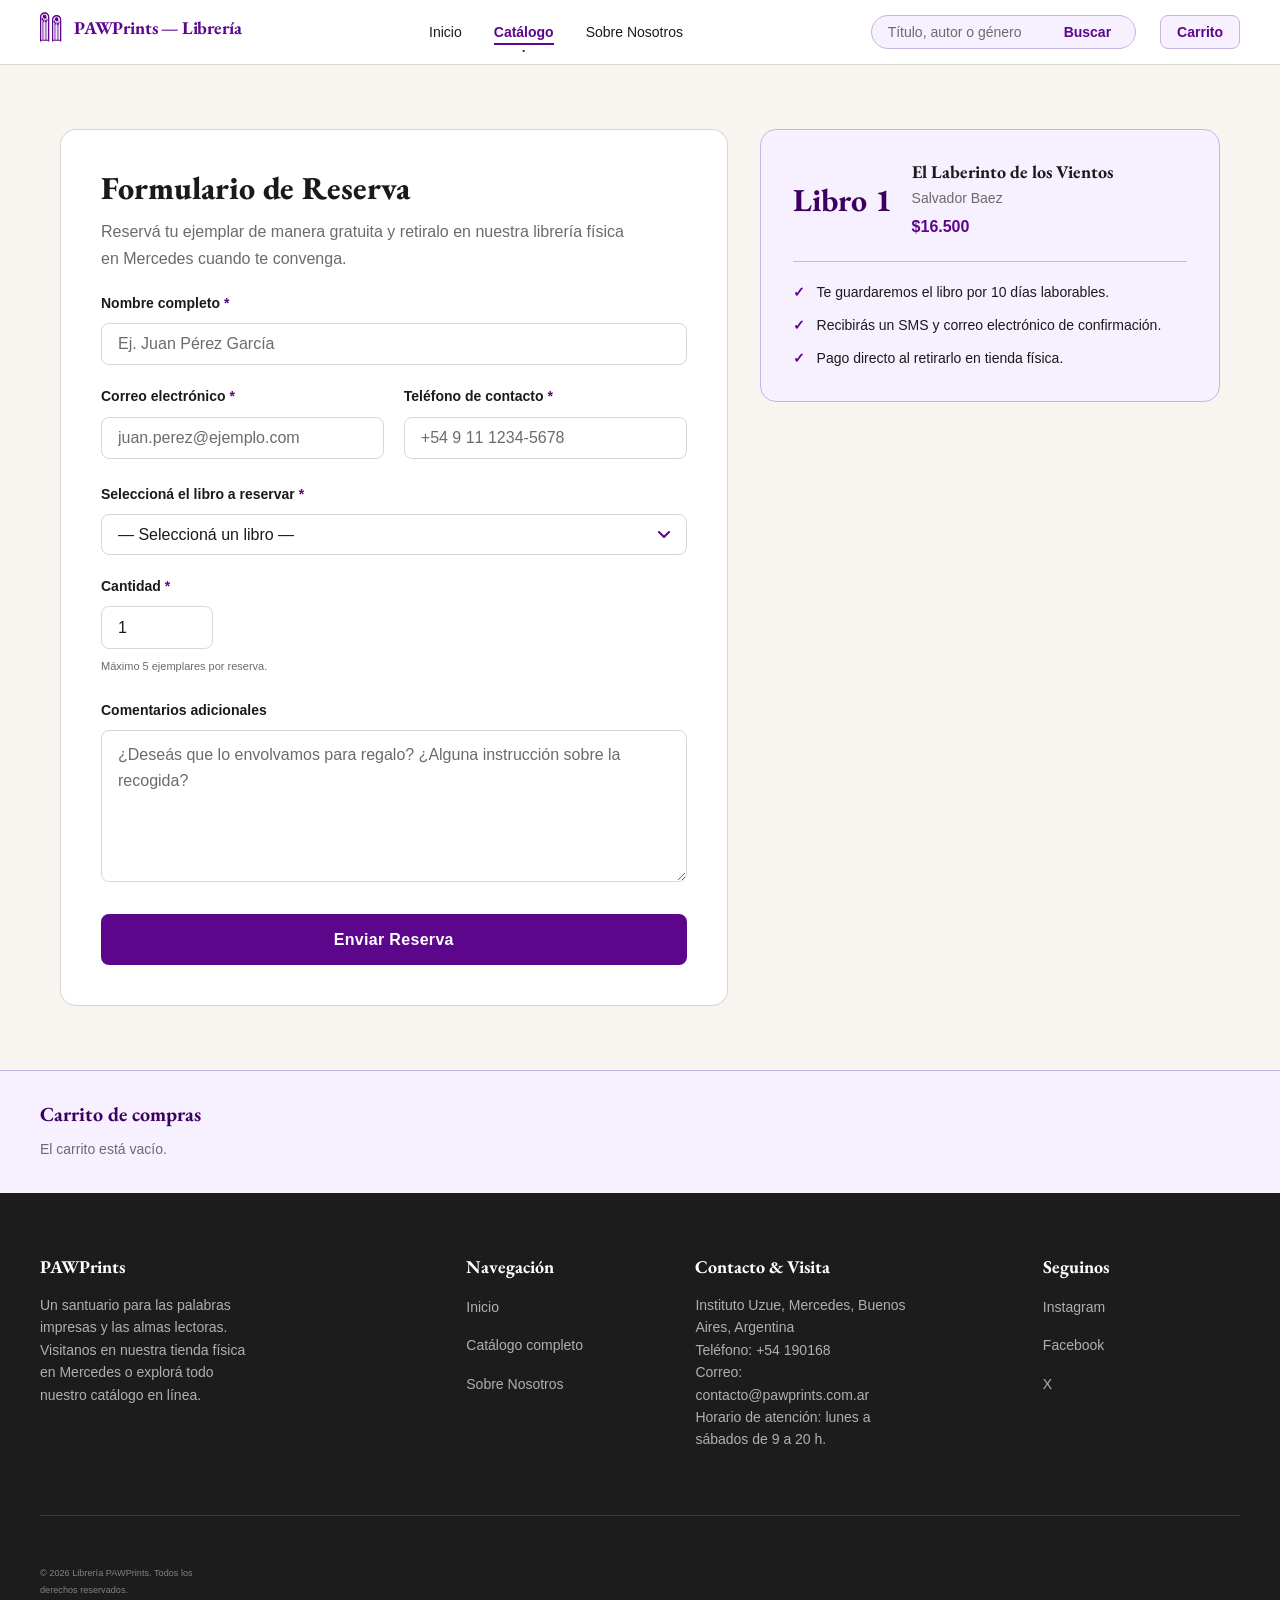
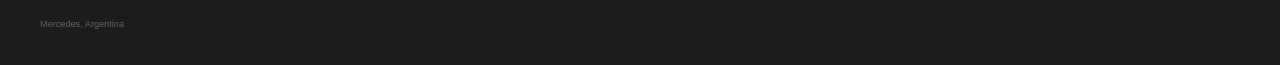
<file: pawprints/reserva.html>
<!DOCTYPE html>
<html lang="es">
<head>
  <meta charset="utf-8">
  <meta name="viewport" content="width=device-width, initial-scale=1">
  <title>Reservar un libro — PAWPrints</title>
  <meta name="description" content="Formulario para reservar un libro del catálogo de PAWPrints y retirarlo en la tienda.">
  <link rel="stylesheet" href="css/base.css">
  <link rel="stylesheet" href="css/componentes.css">
  <link rel="stylesheet" href="css/reserva.css">
  <link rel="stylesheet" href="css/print.css" media="print">
</head>
<body class="page-reserva">

  <!-- ============================================================
       HEADER — compartido por las 5 pantallas del wireframe.
       Al no haber servidor hasta el TP3, no hay includes: este bloque
       se copia tal cual en cada página y solo cambia el aria-current.
       ============================================================ -->
  <header>

    <!-- El nombre de la marca va como enlace y no como encabezado para no
         competir con el <h1> de cada página, que describe su contenido.
         El ícono lleva alt="" porque es decorativo: el texto del enlace ya
         nombra la marca, y anunciarla dos veces sería ruido en un lector de
         pantalla. -->
    <p><a href="index.html"><img src="img/pawprints-icono.svg" alt="" width="22" height="32">PAWPrints — Librería</a></p>

    <nav aria-label="Navegación principal">
      <ul>
        <!-- aria-current marca la página activa: es el equivalente semántico
             al resaltado en terracota que el wireframe le da al ítem actual. -->
        <li><a href="index.html">Inicio</a></li>
        <li><a href="catalogo.html" aria-current="page">Catálogo</a></li>
        <li><a href="sobre-nosotros.html">Sobre Nosotros</a></li>
      </ul>
    </nav>

    <!-- La lupa del wireframe: el GET contra el catálogo es la forma de
         expresar una búsqueda sin JavaScript ni procesamiento en servidor.
         <search> ya aporta por sí solo el rol de búsqueda, por eso el <form>
         no lleva role="search": ponerlo anidaría dos landmarks iguales. -->
    <search>
      <form action="catalogo.html" method="get">
        <label for="busqueda">Buscar libros</label>
        <input type="search" id="busqueda" name="q" placeholder="Título, autor o género">
        <button type="submit">Buscar</button>
      </form>
    </search>

    <p><a href="#carrito">Carrito</a></p>

  </header>

  <hr>

  <main>

    <!-- ============================================================
         RESERVA DE LIBRO

         Layout de dos columnas (según wireframe):
           - Columna principal (izquierda): formulario de reserva.
           - Columna secundaria (derecha): tarjeta de resumen del libro.

         Decisiones semánticas del formulario:
           · type="text"     → nombre completo (texto libre)
           · type="email"    → correo electrónico (valida formato @)
           · type="tel"      → teléfono (activa teclado numérico en móvil)
           · <select>        → lista cerrada de libros (evita errores tipográficos)
           · type="number"   → cantidad (solo enteros positivos; min/max acotados)
           · <textarea>      → comentarios largos de forma libre
           · required        → campos obligatorios marcados en el wireframe con *
           · autocomplete    → ayuda al navegador a completar datos del usuario
           · maxlength       → límite razonable para nombre y teléfono
           · pattern         → refuerza el formato del teléfono en navegadores que
                               no implementan validación nativa de tel

         El <form> usa method="post" porque transmite datos personales que no
         deben quedar expuestos en la URL ni en el historial del navegador.
         ============================================================ -->

    <!-- Encabezado de la sección -->
    <section aria-labelledby="titulo-reserva">
      <h1 id="titulo-reserva">Formulario de Reserva</h1>
      <p>
        Reservá tu ejemplar de manera gratuita y retiralo en nuestra
        librería física en Mercedes cuando te convenga.
      </p>
    </section>

    <!-- Cuerpo principal: formulario + resumen del libro -->
    <section aria-label="Contenido de la página de reserva">

      <!-- ── COLUMNA IZQUIERDA: Formulario de reserva ── -->
      <article aria-labelledby="subtitulo-formulario">
        <h2 id="subtitulo-formulario" hidden>Datos de la reserva</h2>

        <form action="confirmacion-reserva.html" method="post"
              aria-labelledby="titulo-reserva"
              novalidate>
          <!--
            novalidate: en un TP de HTML puro se deja para poder ver la
            estructura sin que el navegador bloquee el submit. En producción
            se eliminaría para activar la validación nativa.
          -->

          <!-- ── Datos de contacto del solicitante ── -->
          <fieldset>
            <legend>Datos del solicitante</legend>

            <!-- Nombre completo -->
            <div>
              <label for="nombre">Nombre completo <abbr title="campo obligatorio">*</abbr></label>
              <input
                type="text"
                id="nombre"
                name="nombre"
                placeholder="Ej. Juan Pérez García"
                required
                maxlength="100"
                autocomplete="name"
              >
            </div>

            <!-- Correo electrónico y Teléfono en la misma fila (wireframe) -->
            <div>
              <!-- Correo electrónico -->
              <div>
                <label for="email">Correo electrónico <abbr title="campo obligatorio">*</abbr></label>
                <!--
                  type="email": el navegador valida que haya un "@" y un dominio
                  antes de aceptar el envío del formulario.
                -->
                <input
                  type="email"
                  id="email"
                  name="email"
                  placeholder="juan.perez@ejemplo.com"
                  required
                  maxlength="254"
                  autocomplete="email"
                >
              </div>

              <!-- Teléfono de contacto -->
              <div>
                <label for="telefono">Teléfono de contacto <abbr title="campo obligatorio">*</abbr></label>
                <!--
                  type="tel": activa el teclado numérico en dispositivos móviles.
                  No valida el formato por sí solo; pattern complementa esa tarea.
                  El patrón acepta: +54 9 11 1234-5678, 011 4123-4567, 2324 12345, etc.
                -->
                <input
                  type="tel"
                  id="telefono"
                  name="telefono"
                  placeholder="+54 9 11 1234-5678"
                  required
                  maxlength="20"
                  pattern="[\+]?[\d\s\-\(\)]{7,20}"
                  autocomplete="tel"
                >
              </div>
            </div>
          </fieldset>

          <!-- ── Datos del libro a reservar ── -->
          <fieldset>
            <legend>Datos del libro</legend>

            <!-- Selección del libro -->
            <div>
              <label for="libro">Seleccioná el libro a reservar <abbr title="campo obligatorio">*</abbr></label>
              <!--
                <select>: lista cerrada garantiza que se envíe un valor conocido
                por el sistema; el id del libro como value simplifica el backend.
              -->
              <select id="libro" name="libro_id" required>
                <option value="" disabled selected>— Seleccioná un libro —</option>
                <optgroup label="Ficción">
                  <option value="1">El Laberinto de los Vientos — Salvador Baez</option>
                  <option value="2">El Secreto de la Torre — Tomás Resnik</option>
                  <option value="3">Sombras en el Horizonte — Mateo Nomico</option>
                </optgroup>
                <optgroup label="Ciencia">
                  <option value="4">Ecos del Cosmos — Salvador Baez</option>
                </optgroup>
                <optgroup label="Historia">
                  <option value="5">Crónicas del Tiempo Olvidado — Tomás Resnik</option>
                </optgroup>
                <optgroup label="Arte &amp; Diseño">
                  <option value="6">La Arquitectura de la Mente — Mateo Nomico</option>
                </optgroup>
                <option value="otro">Guía de Como aprobar PAW y sobrevivir en el intento</option>
              </select>
            </div>

            <!-- Cantidad -->
            <div>
              <label for="cantidad">Cantidad <abbr title="campo obligatorio">*</abbr></label>
              <!--
                type="number": renderiza controles de incremento/decremento.
                min="1" impide cantidades cero o negativas.
                max="5" limita a 5 ejemplares por reserva (política de la tienda).
                value="1" establece el valor por defecto que muestra el wireframe.
              -->
              <input
                type="number"
                id="cantidad"
                name="cantidad"
                value="1"
                min="1"
                max="5"
                required
              >
              <small>Máximo 5 ejemplares por reserva.</small>
            </div>
          </fieldset>

          <!-- ── Información adicional ── -->
          <fieldset>
            <legend>Información adicional</legend>

            <!-- Comentarios -->
            <div>
              <label for="comentarios">Comentarios adicionales</label>
              <!--
                <textarea>: campo de texto largo y de forma libre; ideal para
                instrucciones sin estructura predefinida. No lleva required porque
                en el wireframe no está marcado como obligatorio.
                rows="5" orienta visualmente al usuario sobre el espacio disponible.
              -->
              <textarea
                id="comentarios"
                name="comentarios"
                rows="5"
                maxlength="500"
                placeholder="¿Deseás que lo envolvamos para regalo? ¿Alguna instrucción sobre la recogida?"
              ></textarea>
            </div>
          </fieldset>

          <!-- Botón de envío -->
          <div>
            <button type="submit">Enviar Reserva</button>
          </div>

        </form>
      </article>

      <!-- ── COLUMNA DERECHA: Resumen del libro seleccionado ── -->
      <aside aria-labelledby="titulo-resumen-libro">
        <h2 id="titulo-resumen-libro" hidden>Resumen del libro</h2>

        <!-- Tarjeta del libro (datos estáticos de ejemplo, como en el wireframe) -->
        <article aria-labelledby="nombre-libro-resumen">
          <header>
            <!-- El número grande "Libro 1" del wireframe es decorativo;
                 el título real es el dato significativo. -->
            <p><strong>Libro 1</strong></p>
            <h3 id="nombre-libro-resumen">El Laberinto de los Vientos</h3>
            <p>Salvador Baez</p>
            <p><strong><data value="16500">$16.500</data></strong></p>
          </header>

          <hr>

          <!-- Beneficios de la reserva -->
          <section aria-labelledby="titulo-beneficios">
            <h3 id="titulo-beneficios" hidden>Beneficios de reservar en tienda</h3>
            <ul>
              <li>Te guardaremos el libro por 10 días laborables.</li>
              <li>Recibirás un SMS y correo electrónico de confirmación.</li>
              <li>Pago directo al retirarlo en tienda física.</li>
            </ul>
          </section>
        </article>
      </aside>

    </section><!-- fin sección contenido -->

  </main>

  <hr>

  <!-- ============================================================
       CARRITO — Compartido por las 5 páginas.
       Va como <aside> hijo directo de <body> y no dentro de <main>
       porque no es contenido propio de esta página: se repite igual
       en todas. El enlace del header apunta acá con un fragmento
       (#carrito), que resuelve siempre sin servidor ni JavaScript,
       en vez de apuntar a una página que no existe.
       ============================================================ -->
  <aside id="carrito">
    <h2>Carrito de compras</h2>
    <!-- El TP1 no permite estado de cliente ni de servidor, así que el
         carrito no puede acumular libros todavía: queda vacío a propósito
         y se vuelve funcional recién cuando haya backend, en el TP3. -->
    <p>El carrito está vacío.</p>
  </aside>

  <hr>

  <!-- ============================================================
       FOOTER — también compartido por las 5 pantallas.
       Cubre el punto "Información de contacto" del enunciado.
       ============================================================ -->
  <footer>

    <section>
      <h2>PAWPrints</h2>
      <p>
        Un santuario para las palabras impresas y las almas lectoras.
        Visitanos en nuestra tienda física en Mercedes o explorá todo
        nuestro catálogo en línea.
      </p>
    </section>

    <nav aria-label="Navegación del pie de página">
      <h2>Navegación</h2>
      <ul>
        <li><a href="index.html">Inicio</a></li>
        <li><a href="catalogo.html">Catálogo completo</a></li>
        <li><a href="sobre-nosotros.html">Sobre Nosotros</a></li>
      </ul>
    </nav>

    <section>
      <h2>Contacto &amp; Visita</h2>
      <!-- <address> es el tag específico para los datos de contacto del sitio;
           tel: y mailto: hacen que el dato sea accionable sin JavaScript. -->
      <address>
        Instituto Uzue, Mercedes, Buenos Aires, Argentina<br>
        Teléfono: <a href="tel:+54190168">+54 190168</a><br>
        Correo: <a href="mailto:contacto@pawprints.com.ar">contacto@pawprints.com.ar</a>
      </address>
      <p>Horario de atención: lunes a sábados de 9 a 20 h.</p>
    </section>

    <section>
      <h2>Seguinos</h2>
      <ul>
        <!-- rel="external" deja explícito que salen del sitio. -->
        <li><a href="https://www.instagram.com/" rel="external">Instagram</a></li>
        <li><a href="https://www.facebook.com/" rel="external">Facebook</a></li>
        <li><a href="https://x.com/" rel="external">X</a></li>
      </ul>
    </section>

    <hr>

    <p><small>&copy; 2026 Librería PAWPrints. Todos los derechos reservados.</small></p>
    <p><small>Mercedes, Argentina</small></p>

  </footer>

</body>
</html>
</file>
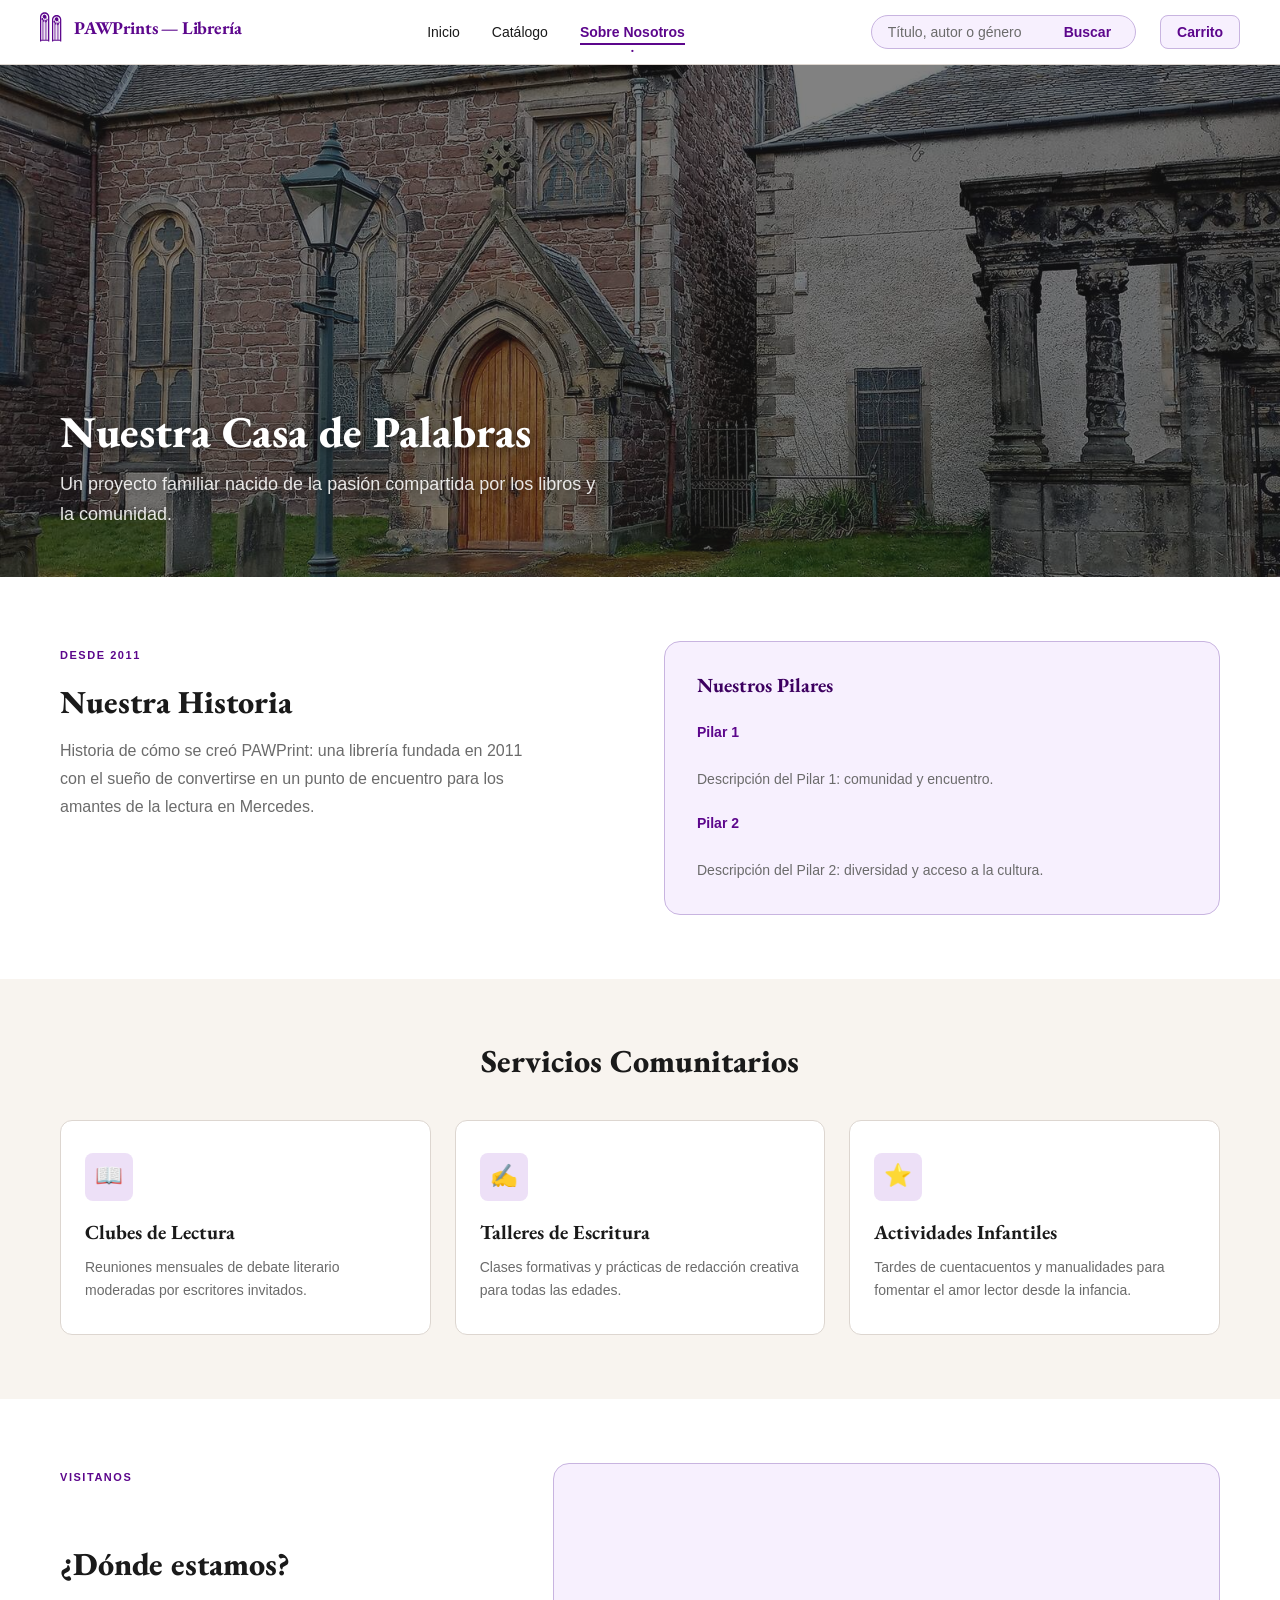
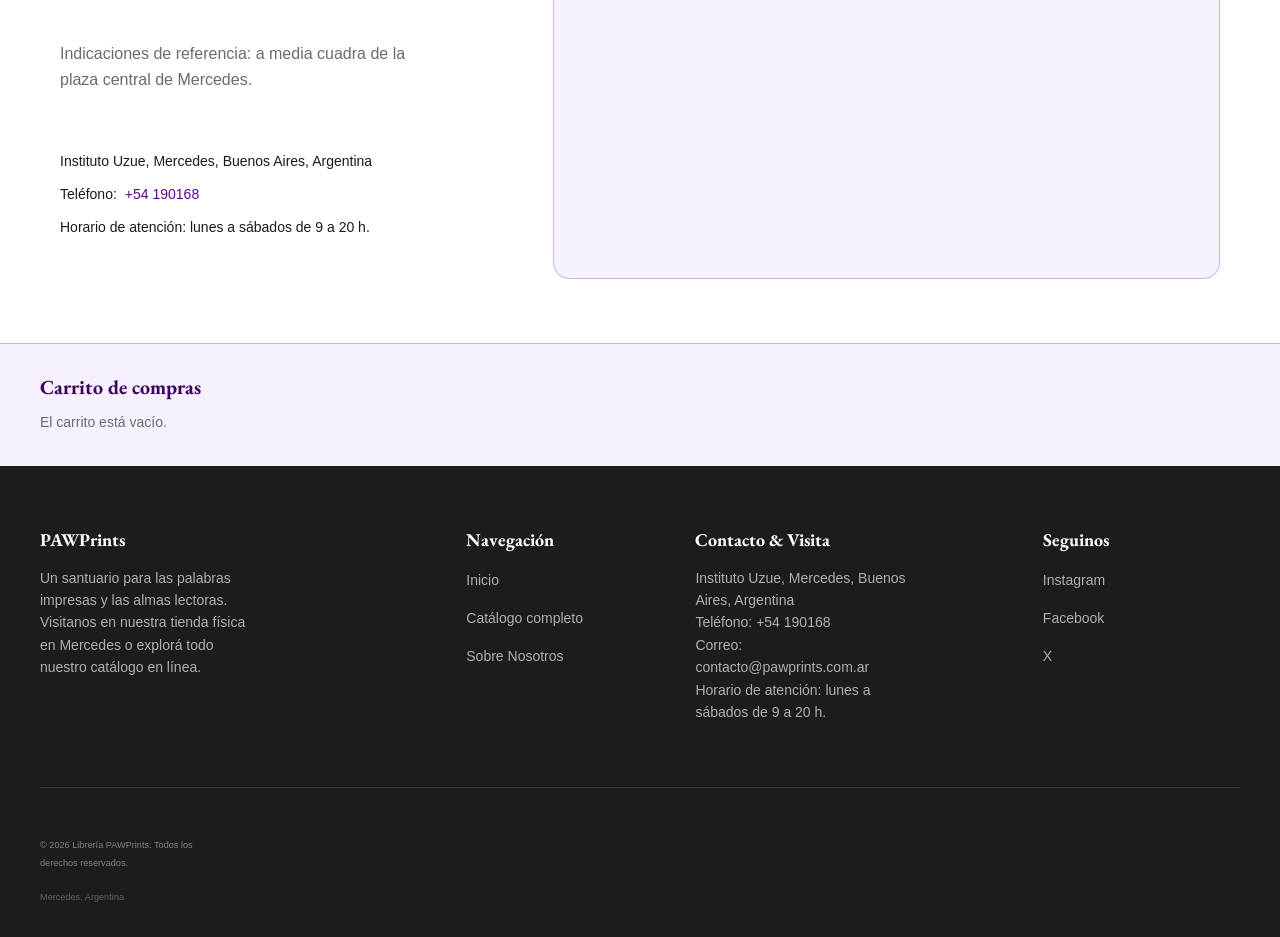
<file: pawprints/sobre-nosotros.html>
<!DOCTYPE html>
<html lang="es">
<head>
  <meta charset="utf-8">
  <meta name="viewport" content="width=device-width, initial-scale=1">
  <title>Sobre Nosotros — PAWPrints</title>
  <meta name="description" content="La historia de PAWPrints, su misión y los servicios que ofrece a la comunidad de Mercedes.">
  <link rel="stylesheet" href="css/base.css">
  <link rel="stylesheet" href="css/componentes.css">
  <link rel="stylesheet" href="css/sobre-nosotros.css">
  <link rel="stylesheet" href="css/print.css" media="print">
</head>
<body class="page-sobre-nosotros">

  <!-- ============================================================
       HEADER — compartido por las 5 pantallas del wireframe.
       Al no haber servidor hasta el TP3, no hay includes: este bloque
       se copia tal cual en cada página y solo cambia el aria-current.
       ============================================================ -->
  <header>

    <!-- El nombre de la marca va como enlace y no como encabezado para no
         competir con el <h1> de cada página, que describe su contenido.
         El ícono lleva alt="" porque es decorativo: el texto del enlace ya
         nombra la marca, y anunciarla dos veces sería ruido en un lector de
         pantalla. -->
    <p><a href="index.html"><img src="img/pawprints-icono.svg" alt="" width="22" height="32">PAWPrints — Librería</a></p>

    <nav aria-label="Navegación principal">
      <ul>
        <!-- aria-current marca la página activa: es el equivalente semántico
             al resaltado en terracota que el wireframe le da al ítem actual. -->
        <li><a href="index.html">Inicio</a></li>
        <li><a href="catalogo.html">Catálogo</a></li>
        <li><a href="sobre-nosotros.html" aria-current="page">Sobre Nosotros</a></li>
      </ul>
    </nav>

    <!-- La lupa del wireframe: el GET contra el catálogo es la forma de
         expresar una búsqueda sin JavaScript ni procesamiento en servidor.
         <search> ya aporta por sí solo el rol de búsqueda, por eso el <form>
         no lleva role="search": ponerlo anidaría dos landmarks iguales. -->
    <search>
      <form action="catalogo.html" method="get">
        <label for="busqueda">Buscar libros</label>
        <input type="search" id="busqueda" name="q" placeholder="Título, autor o género">
        <button type="submit">Buscar</button>
      </form>
    </search>

    <p><a href="#carrito">Carrito</a></p>

  </header>

  <hr>

  <main>

    <!-- ============================================================
         PONGAN EL CÓDIGO DE SU PÁGINA ACÁ

         - Todo el contenido va adentro de este <main>.
         - El <h1> de la página va acá adentro: uno solo por página.
         - Los encabezados de las secciones arrancan en <h2>, porque el
           <h2> del footer ya está en ese nivel.
         - No toquen el <header> ni el <footer>: son idénticos en las 5
           páginas y lo único que cambia es el aria-current del <nav>.
         - Recordar: TP1 es HTML5 puro, sin CSS ni JavaScript.
         ============================================================ -->

    <!-- ============================================================
         HERO — Foto de la entrada de la tienda con tagline superpuesto.
         Se usa <figure> porque la imagen está directamente relacionada
         con el texto que la acompaña (<figcaption>).
         ============================================================ -->
    <figure>
      <!-- Sin CSS no se puede superponer texto sobre imagen, por eso el
           alt describe la escena y el figcaption aporta el mensaje de marca. -->
      <img src="img/entrada-tienda.jpg" alt="Entrada de la librería PAWPrints en Mercedes, Buenos Aires">
      <figcaption>
        <!-- El h1 describe el contenido de ESTA página, no de toda la tienda. -->
        <h1>Nuestra Casa de Palabras</h1>
        <p>Un proyecto familiar nacido de la pasión compartida por los libros y la comunidad.</p>
      </figcaption>
    </figure>

    <!-- ============================================================
         HISTORIA — Texto fundacional + pilares de la empresa.
         <article> porque es contenido autocontenido: tiene sentido
         por sí solo fuera de contexto (podría sindicarse como nota).
         ============================================================ -->
    <article>

      <!-- <section> agrupa el relato cronológico de la historia. -->
      <section>
        <!-- <time> marca la fecha de fundación de manera semántica y
             machine-readable; datetime usa el formato ISO 8601. -->
        <p><time datetime="2011">Desde 2011</time></p>
        <h2>Nuestra Historia</h2>
        <p>Historia de cómo se creó PAWPrint: una librería fundada en 2011 con el sueño de convertirse en un punto de encuentro para los amantes de la lectura en Mercedes.</p>
      </section>

      <!-- <aside> porque los "Pilares" son información complementaria
           al relato principal pero no forman parte de su flujo narrativo. -->
      <aside>
        <h3>Nuestros Pilares</h3>

        <!-- <dl> (lista de definición) es el elemento más apropiado para
             pares nombre–descripción como los pilares. -->
        <dl>
          <dt>Pilar 1</dt>
          <dd>Descripción del Pilar 1: comunidad y encuentro.</dd>

          <dt>Pilar 2</dt>
          <dd>Descripción del Pilar 2: diversidad y acceso a la cultura.</dd>
        </dl>
      </aside>

    </article>

    <!-- ============================================================
         SERVICIOS COMUNITARIOS — Tres tarjetas de servicio.
         <section> porque es una agrupación temática dentro de main;
         las tarjetas son <article> porque cada servicio es un bloque
         autocontenido con su propio título y descripción.
         ============================================================ -->
    <section>
      <h2>Servicios Comunitarios</h2>

      <!-- Se usa una lista para que la relación de igualdad entre los
           servicios quede expresada en la estructura y no solo visualmente. -->
      <ul>
        <li>
          <article>
            <h3>Clubes de Lectura</h3>
            <p>Reuniones mensuales de debate literario moderadas por escritores invitados.</p>
          </article>
        </li>
        <li>
          <article>
            <h3>Talleres de Escritura</h3>
            <p>Clases formativas y prácticas de redacción creativa para todas las edades.</p>
          </article>
        </li>
        <li>
          <article>
            <h3>Actividades Infantiles</h3>
            <p>Tardes de cuentacuentos y manualidades para fomentar el amor lector desde la infancia.</p>
          </article>
        </li>
      </ul>
    </section>

    <!-- ============================================================
         UBICACIÓN — Datos de contacto + mapa embebido.
         <section> temática; <address> para los datos de contacto
         físico (es el elemento semántico previsto por la especificación).
         ============================================================ -->
    <section>
      <!-- Etiqueta supraterraña corta, estilo "eyebrow". -->
      <p><strong>Visitanos</strong></p>
      <h2>¿Dónde estamos?</h2>
      <p>Indicaciones de referencia: a media cuadra de la plaza central de Mercedes.</p>

      <address>
        <ul>
          <li>Instituto Uzue, Mercedes, Buenos Aires, Argentina</li>
          <li>Teléfono: <a href="tel:+54190168">+54 190168</a></li>
          <li>Horario de atención: lunes a sábados de 9 a 20 h.</li>
        </ul>
      </address>

      <!-- <figure> con un <iframe> porque el mapa es contenido referenciado
           externamente; el title en el iframe lo hace accesible a lectores
           de pantalla; sin JS/CSS el mapa queda como bloque funcional. -->
      <figure>
        <iframe
          src="https://www.google.com/maps/embed?pb=!1m18!1m12!1m3!1d3282.5!2d-59.4306!3d-34.6503!2m3!1f0!2f0!3f0!3m2!1i1024!2i768!4f13.1!3m3!1m2!1s0x0%3A0x0!2sMercedes%2C+Buenos+Aires!5e0!3m2!1ses!2sar!4v1"
          width="600"
          height="400"
          allowfullscreen
          loading="lazy"
          referrerpolicy="no-referrer-when-downgrade"
          title="Ubicación de PAWPrints en Google Maps">
        </iframe>
        <figcaption>Ubicación en Google Maps — Mercedes, Buenos Aires, Argentina</figcaption>
      </figure>
    </section>

  </main>

  <hr>

  <!-- ============================================================
       CARRITO — Compartido por las 5 páginas.
       Va como <aside> hijo directo de <body> y no dentro de <main>
       porque no es contenido propio de esta página: se repite igual
       en todas. El enlace del header apunta acá con un fragmento
       (#carrito), que resuelve siempre sin servidor ni JavaScript,
       en vez de apuntar a una página que no existe.
       ============================================================ -->
  <aside id="carrito">
    <h2>Carrito de compras</h2>
    <!-- El TP1 no permite estado de cliente ni de servidor, así que el
         carrito no puede acumular libros todavía: queda vacío a propósito
         y se vuelve funcional recién cuando haya backend, en el TP3. -->
    <p>El carrito está vacío.</p>
  </aside>

  <hr>

  <!-- ============================================================
       FOOTER — también compartido por las 5 pantallas.
       Cubre el punto "Información de contacto" del enunciado.
       ============================================================ -->
  <footer>

    <section>
      <h2>PAWPrints</h2>
      <p>
        Un santuario para las palabras impresas y las almas lectoras.
        Visitanos en nuestra tienda física en Mercedes o explorá todo
        nuestro catálogo en línea.
      </p>
    </section>

    <nav aria-label="Navegación del pie de página">
      <h2>Navegación</h2>
      <ul>
        <li><a href="index.html">Inicio</a></li>
        <li><a href="catalogo.html">Catálogo completo</a></li>
        <li><a href="sobre-nosotros.html">Sobre Nosotros</a></li>
      </ul>
    </nav>

    <section>
      <h2>Contacto &amp; Visita</h2>
      <!-- <address> es el tag específico para los datos de contacto del sitio;
           tel: y mailto: hacen que el dato sea accionable sin JavaScript. -->
      <address>
        Instituto Uzue, Mercedes, Buenos Aires, Argentina<br>
        Teléfono: <a href="tel:+54190168">+54 190168</a><br>
        Correo: <a href="mailto:contacto@pawprints.com.ar">contacto@pawprints.com.ar</a>
      </address>
      <p>Horario de atención: lunes a sábados de 9 a 20 h.</p>
    </section>

    <section>
      <h2>Seguinos</h2>
      <ul>
        <!-- rel="external" deja explícito que salen del sitio. -->
        <li><a href="https://www.instagram.com/" rel="external">Instagram</a></li>
        <li><a href="https://www.facebook.com/" rel="external">Facebook</a></li>
        <li><a href="https://x.com/" rel="external">X</a></li>
      </ul>
    </section>

    <hr>

    <p><small>&copy; 2026 Librería PAWPrints. Todos los derechos reservados.</small></p>
    <p><small>Mercedes, Argentina</small></p>

  </footer>

</body>
</html>
</file>
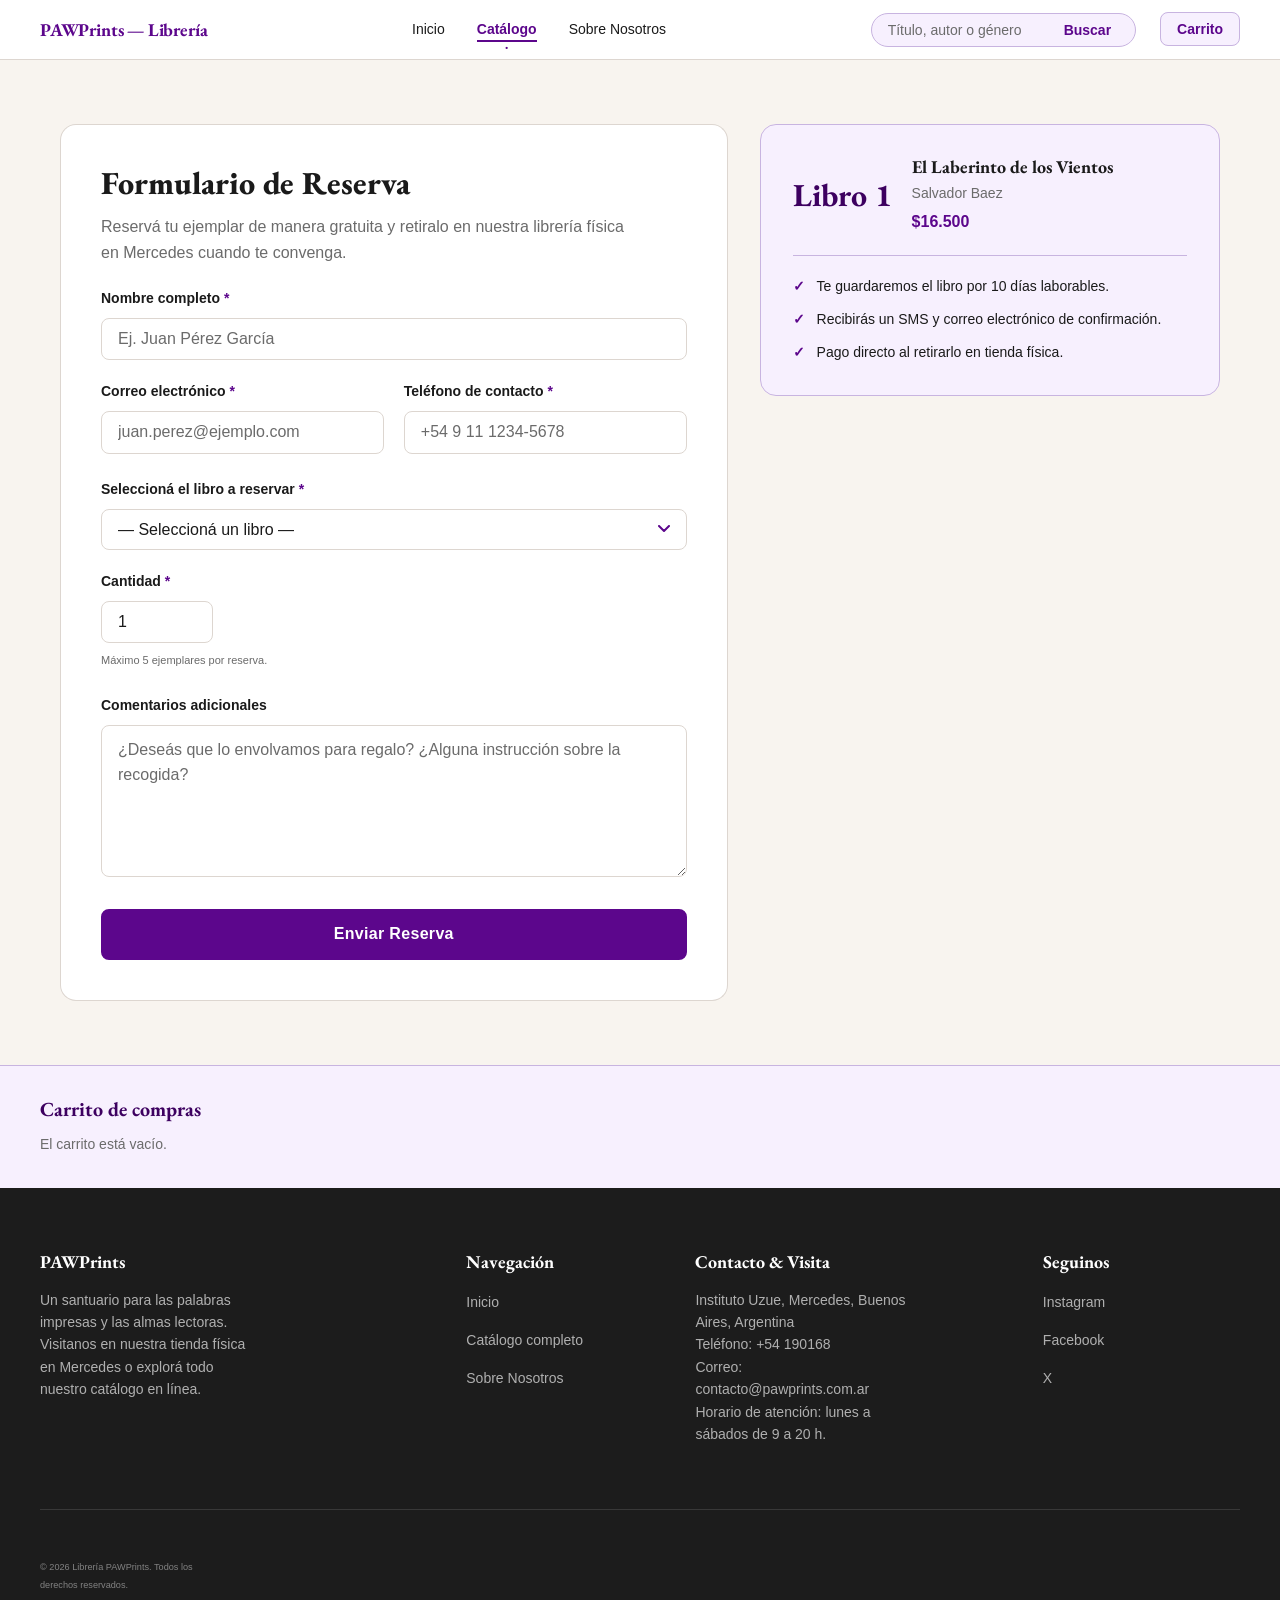
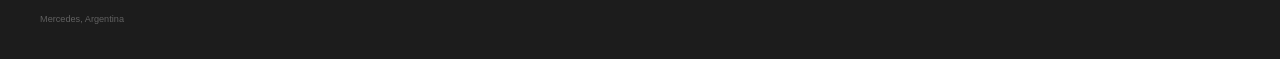
<file: TP2/reserva.html>
<!DOCTYPE html>
<html lang="es">
<head>
  <meta charset="utf-8">
  <meta name="viewport" content="width=device-width, initial-scale=1">
  <title>Reservar un libro — PAWPrints</title>
  <meta name="description" content="Formulario para reservar un libro del catálogo de PAWPrints y retirarlo en la tienda.">
  <link rel="stylesheet" href="css/base.css">
  <link rel="stylesheet" href="css/componentes.css">
  <link rel="stylesheet" href="css/reserva.css">
  <link rel="stylesheet" href="css/print.css" media="print">
</head>
<body class="page-reserva">

  <!-- ============================================================
       HEADER — compartido por las 5 pantallas del wireframe.
       Al no haber servidor hasta el TP3, no hay includes: este bloque
       se copia tal cual en cada página y solo cambia el aria-current.
       ============================================================ -->
  <header>

    <!-- El nombre de la marca va como enlace y no como encabezado para no
         competir con el <h1> de cada página, que describe su contenido. -->
    <p><a href="index.html">PAWPrints — Librería</a></p>

    <nav aria-label="Navegación principal">
      <ul>
        <!-- aria-current marca la página activa: es el equivalente semántico
             al resaltado en terracota que el wireframe le da al ítem actual. -->
        <li><a href="index.html">Inicio</a></li>
        <li><a href="catalogo.html" aria-current="page">Catálogo</a></li>
        <li><a href="sobre-nosotros.html">Sobre Nosotros</a></li>
      </ul>
    </nav>

    <!-- La lupa del wireframe: el GET contra el catálogo es la forma de
         expresar una búsqueda sin JavaScript ni procesamiento en servidor.
         <search> ya aporta por sí solo el rol de búsqueda, por eso el <form>
         no lleva role="search": ponerlo anidaría dos landmarks iguales. -->
    <search>
      <form action="catalogo.html" method="get">
        <label for="busqueda">Buscar libros</label>
        <input type="search" id="busqueda" name="q" placeholder="Título, autor o género">
        <button type="submit">Buscar</button>
      </form>
    </search>

    <p><a href="#carrito">Carrito</a></p>

  </header>

  <hr>

  <main>

    <!-- ============================================================
         RESERVA DE LIBRO

         Layout de dos columnas (según wireframe):
           - Columna principal (izquierda): formulario de reserva.
           - Columna secundaria (derecha): tarjeta de resumen del libro.

         Decisiones semánticas del formulario:
           · type="text"     → nombre completo (texto libre)
           · type="email"    → correo electrónico (valida formato @)
           · type="tel"      → teléfono (activa teclado numérico en móvil)
           · <select>        → lista cerrada de libros (evita errores tipográficos)
           · type="number"   → cantidad (solo enteros positivos; min/max acotados)
           · <textarea>      → comentarios largos de forma libre
           · required        → campos obligatorios marcados en el wireframe con *
           · autocomplete    → ayuda al navegador a completar datos del usuario
           · maxlength       → límite razonable para nombre y teléfono
           · pattern         → refuerza el formato del teléfono en navegadores que
                               no implementan validación nativa de tel

         El <form> usa method="post" porque transmite datos personales que no
         deben quedar expuestos en la URL ni en el historial del navegador.
         ============================================================ -->

    <!-- Encabezado de la sección -->
    <section aria-labelledby="titulo-reserva">
      <h1 id="titulo-reserva">Formulario de Reserva</h1>
      <p>
        Reservá tu ejemplar de manera gratuita y retiralo en nuestra
        librería física en Mercedes cuando te convenga.
      </p>
    </section>

    <!-- Cuerpo principal: formulario + resumen del libro -->
    <section aria-label="Contenido de la página de reserva">

      <!-- ── COLUMNA IZQUIERDA: Formulario de reserva ── -->
      <article aria-labelledby="subtitulo-formulario">
        <h2 id="subtitulo-formulario" hidden>Datos de la reserva</h2>

        <form action="confirmacion-reserva.html" method="post"
              aria-labelledby="titulo-reserva"
              novalidate>
          <!--
            novalidate: en un TP de HTML puro se deja para poder ver la
            estructura sin que el navegador bloquee el submit. En producción
            se eliminaría para activar la validación nativa.
          -->

          <!-- ── Datos de contacto del solicitante ── -->
          <fieldset>
            <legend>Datos del solicitante</legend>

            <!-- Nombre completo -->
            <div>
              <label for="nombre">Nombre completo <abbr title="campo obligatorio">*</abbr></label>
              <input
                type="text"
                id="nombre"
                name="nombre"
                placeholder="Ej. Juan Pérez García"
                required
                maxlength="100"
                autocomplete="name"
              >
            </div>

            <!-- Correo electrónico y Teléfono en la misma fila (wireframe) -->
            <div>
              <!-- Correo electrónico -->
              <div>
                <label for="email">Correo electrónico <abbr title="campo obligatorio">*</abbr></label>
                <!--
                  type="email": el navegador valida que haya un "@" y un dominio
                  antes de aceptar el envío del formulario.
                -->
                <input
                  type="email"
                  id="email"
                  name="email"
                  placeholder="juan.perez@ejemplo.com"
                  required
                  maxlength="254"
                  autocomplete="email"
                >
              </div>

              <!-- Teléfono de contacto -->
              <div>
                <label for="telefono">Teléfono de contacto <abbr title="campo obligatorio">*</abbr></label>
                <!--
                  type="tel": activa el teclado numérico en dispositivos móviles.
                  No valida el formato por sí solo; pattern complementa esa tarea.
                  El patrón acepta: +54 9 11 1234-5678, 011 4123-4567, 2324 12345, etc.
                -->
                <input
                  type="tel"
                  id="telefono"
                  name="telefono"
                  placeholder="+54 9 11 1234-5678"
                  required
                  maxlength="20"
                  pattern="[\+]?[\d\s\-\(\)]{7,20}"
                  autocomplete="tel"
                >
              </div>
            </div>
          </fieldset>

          <!-- ── Datos del libro a reservar ── -->
          <fieldset>
            <legend>Datos del libro</legend>

            <!-- Selección del libro -->
            <div>
              <label for="libro">Seleccioná el libro a reservar <abbr title="campo obligatorio">*</abbr></label>
              <!--
                <select>: lista cerrada garantiza que se envíe un valor conocido
                por el sistema; el id del libro como value simplifica el backend.
              -->
              <select id="libro" name="libro_id" required>
                <option value="" disabled selected>— Seleccioná un libro —</option>
                <optgroup label="Ficción">
                  <option value="1">El Laberinto de los Vientos — Salvador Baez</option>
                  <option value="2">El Secreto de la Torre — Tomás Resnik</option>
                  <option value="3">Sombras en el Horizonte — Mateo Nomico</option>
                </optgroup>
                <optgroup label="Ciencia">
                  <option value="4">Ecos del Cosmos — Salvador Baez</option>
                </optgroup>
                <optgroup label="Historia">
                  <option value="5">Crónicas del Tiempo Olvidado — Tomás Resnik</option>
                </optgroup>
                <optgroup label="Arte &amp; Diseño">
                  <option value="6">La Arquitectura de la Mente — Mateo Nomico</option>
                </optgroup>
                <option value="otro">Guía de Como aprobar PAW y sobrevivir en el intento</option>
              </select>
            </div>

            <!-- Cantidad -->
            <div>
              <label for="cantidad">Cantidad <abbr title="campo obligatorio">*</abbr></label>
              <!--
                type="number": renderiza controles de incremento/decremento.
                min="1" impide cantidades cero o negativas.
                max="5" limita a 5 ejemplares por reserva (política de la tienda).
                value="1" establece el valor por defecto que muestra el wireframe.
              -->
              <input
                type="number"
                id="cantidad"
                name="cantidad"
                value="1"
                min="1"
                max="5"
                required
              >
              <small>Máximo 5 ejemplares por reserva.</small>
            </div>
          </fieldset>

          <!-- ── Información adicional ── -->
          <fieldset>
            <legend>Información adicional</legend>

            <!-- Comentarios -->
            <div>
              <label for="comentarios">Comentarios adicionales</label>
              <!--
                <textarea>: campo de texto largo y de forma libre; ideal para
                instrucciones sin estructura predefinida. No lleva required porque
                en el wireframe no está marcado como obligatorio.
                rows="5" orienta visualmente al usuario sobre el espacio disponible.
              -->
              <textarea
                id="comentarios"
                name="comentarios"
                rows="5"
                maxlength="500"
                placeholder="¿Deseás que lo envolvamos para regalo? ¿Alguna instrucción sobre la recogida?"
              ></textarea>
            </div>
          </fieldset>

          <!-- Botón de envío -->
          <div>
            <button type="submit">Enviar Reserva</button>
          </div>

        </form>
      </article>

      <!-- ── COLUMNA DERECHA: Resumen del libro seleccionado ── -->
      <aside aria-labelledby="titulo-resumen-libro">
        <h2 id="titulo-resumen-libro" hidden>Resumen del libro</h2>

        <!-- Tarjeta del libro (datos estáticos de ejemplo, como en el wireframe) -->
        <article aria-labelledby="nombre-libro-resumen">
          <header>
            <!-- El número grande "Libro 1" del wireframe es decorativo;
                 el título real es el dato significativo. -->
            <p><strong>Libro 1</strong></p>
            <h3 id="nombre-libro-resumen">El Laberinto de los Vientos</h3>
            <p>Salvador Baez</p>
            <p><strong><data value="16500">$16.500</data></strong></p>
          </header>

          <hr>

          <!-- Beneficios de la reserva -->
          <section aria-labelledby="titulo-beneficios">
            <h3 id="titulo-beneficios" hidden>Beneficios de reservar en tienda</h3>
            <ul>
              <li>Te guardaremos el libro por 10 días laborables.</li>
              <li>Recibirás un SMS y correo electrónico de confirmación.</li>
              <li>Pago directo al retirarlo en tienda física.</li>
            </ul>
          </section>
        </article>
      </aside>

    </section><!-- fin sección contenido -->

  </main>

  <hr>

  <!-- ============================================================
       CARRITO — Compartido por las 5 páginas.
       Va como <aside> hijo directo de <body> y no dentro de <main>
       porque no es contenido propio de esta página: se repite igual
       en todas. El enlace del header apunta acá con un fragmento
       (#carrito), que resuelve siempre sin servidor ni JavaScript,
       en vez de apuntar a una página que no existe.
       ============================================================ -->
  <aside id="carrito">
    <h2>Carrito de compras</h2>
    <!-- El TP1 no permite estado de cliente ni de servidor, así que el
         carrito no puede acumular libros todavía: queda vacío a propósito
         y se vuelve funcional recién cuando haya backend, en el TP3. -->
    <p>El carrito está vacío.</p>
  </aside>

  <hr>

  <!-- ============================================================
       FOOTER — también compartido por las 5 pantallas.
       Cubre el punto "Información de contacto" del enunciado.
       ============================================================ -->
  <footer>

    <section>
      <h2>PAWPrints</h2>
      <p>
        Un santuario para las palabras impresas y las almas lectoras.
        Visitanos en nuestra tienda física en Mercedes o explorá todo
        nuestro catálogo en línea.
      </p>
    </section>

    <nav aria-label="Navegación del pie de página">
      <h2>Navegación</h2>
      <ul>
        <li><a href="index.html">Inicio</a></li>
        <li><a href="catalogo.html">Catálogo completo</a></li>
        <li><a href="sobre-nosotros.html">Sobre Nosotros</a></li>
      </ul>
    </nav>

    <section>
      <h2>Contacto &amp; Visita</h2>
      <!-- <address> es el tag específico para los datos de contacto del sitio;
           tel: y mailto: hacen que el dato sea accionable sin JavaScript. -->
      <address>
        Instituto Uzue, Mercedes, Buenos Aires, Argentina<br>
        Teléfono: <a href="tel:+54190168">+54 190168</a><br>
        Correo: <a href="mailto:contacto@pawprints.com.ar">contacto@pawprints.com.ar</a>
      </address>
      <p>Horario de atención: lunes a sábados de 9 a 20 h.</p>
    </section>

    <section>
      <h2>Seguinos</h2>
      <ul>
        <!-- rel="external" deja explícito que salen del sitio. -->
        <li><a href="https://www.instagram.com/" rel="external">Instagram</a></li>
        <li><a href="https://www.facebook.com/" rel="external">Facebook</a></li>
        <li><a href="https://x.com/" rel="external">X</a></li>
      </ul>
    </section>

    <hr>

    <p><small>&copy; 2026 Librería PAWPrints. Todos los derechos reservados.</small></p>
    <p><small>Mercedes, Argentina</small></p>

  </footer>

</body>
</html>
</file>
<file: pawprints/css/base.css>
/* ================================================================
   PAWPrints — Librería
   base.css: Reset moderno, Google Fonts y Variables :root globales
   ================================================================ */

/* ----------------------------------------------------------------
   1. TIPOGRAFÍA EXTERNA (Google Fonts)
   EB Garamond para encabezados y subtítulos
   ---------------------------------------------------------------- */
@import url('https://fonts.googleapis.com/css2?family=EB+Garamond:ital,wght@0,400..800;1,400..800&display=swap');

/* ----------------------------------------------------------------
   2. VARIABLES GLOBALES (:root)
   ---------------------------------------------------------------- */
:root {
  /* ── Paleta Violeta Corporativa (derivada del logo SVG #5C068C) ── */
  --v900: #2A0045;   /* Violeta muy oscuro — hover profundo / sombras */
  --v800: #3D0060;   /* Violeta oscuro — texto de marca y subtítulos   */
  --v700: #5C068C;   /* ★ VIOLETA CORPORATIVO PRINCIPAL              */
  --v600: #6E0BA8;   /* Violeta medio — hover primario               */
  --v500: #8A1FC4;   /* Violeta vibrante — acentos y estados activos */
  --v100: #EDE0F7;   /* Lavanda suave — fondos de tarjetas e iconos  */
  --v50:  #F7F0FE;   /* Lavanda muy claro — fondos alternados         */

  /* ── Neutros y Fondos ────────────────────────────────────────── */
  --cream:      #F8F4EF;   /* Fondo secciones alternas (tono cálido) */
  --beige:      #EDE8E2;   /* Tarjetas secundarias y cajas           */
  --white:      #FFFFFF;
  --dark:       #1A1A1A;   /* Texto principal de alto contraste      */
  --footer-bg:  #1C1C1C;   /* Fondo carbón oscuro para footer        */
  --muted:      #6B6B6B;   /* Texto secundario y leyendas            */
  --border:     #DDD6D0;   /* Bordes neutros sutiles                 */
  --border-v:   #C8B4E0;   /* Bordes con tinte violeta lavanda       */

  /* ── Familias Tipográficas ────────────────────────────────────── */
  /* EB Garamond exclusiva para títulos; Sans-Serif limpia para cuerpo */
  --font-serif: 'EB Garamond', Georgia, 'Times New Roman', serif;
  --font-sans:  -apple-system, BlinkMacSystemFont, 'Segoe UI', Helvetica, Arial, sans-serif;

  /* ── Escala Tipográfica Fluida / Armónica ─────────────────────── */
  --text-xs:   0.6875rem;   /* 11px */
  --text-sm:   0.875rem;    /* 14px */
  --text-base: 1rem;        /* 16px */
  --text-lg:   1.125rem;    /* 18px */
  --text-xl:   1.25rem;     /* 20px */
  --text-2xl:  1.5rem;      /* 24px */
  --text-3xl:  2rem;        /* 32px */
  --text-4xl:  2.75rem;     /* 44px */
  --text-hero: 4rem;        /* 64px */

  /* ── Escala de Espaciado Modular ─────────────────────────────── */
  --sp-1:  0.25rem;  /*  4px */
  --sp-2:  0.5rem;   /*  8px */
  --sp-3:  0.75rem;  /* 12px */
  --sp-4:  1rem;     /* 16px */
  --sp-5:  1.25rem;  /* 20px */
  --sp-6:  1.5rem;   /* 24px */
  --sp-8:  2rem;     /* 32px */
  --sp-10: 2.5rem;   /* 40px */
  --sp-12: 3rem;     /* 48px */
  --sp-16: 4rem;     /* 64px */
  --sp-20: 5rem;     /* 80px */

  /* ── Layout & Contenedores ───────────────────────────────────── */
  --max-w:  1160px;
  --gutter: clamp(1rem, 4vw, 2.5rem);

  /* ── Bordes y Sombras ────────────────────────────────────────── */
  --r-sm:  4px;
  --r-md:  8px;
  --r-lg:  12px;
  --r-xl:  16px;
  --sh-sm: 0 1px 4px  rgba(92, 6, 140, 0.08);
  --sh-md: 0 4px 14px rgba(92, 6, 140, 0.13);
  --sh-lg: 0 8px 28px rgba(92, 6, 140, 0.16);

  /* ── Transiciones ────────────────────────────────────────────── */
  --ease: 0.2s ease;
}

/* ----------------------------------------------------------------
   3. RESET MODERNO & CONFIGURACIÓN BASE
   ---------------------------------------------------------------- */
*, *::before, *::after {
  box-sizing: border-box;
  margin: 0;
  padding: 0;
}

html {
  scroll-behavior: smooth;
  font-size: 16px;
  -webkit-text-size-adjust: 100%;
}

body {
  font-family: var(--font-sans);
  font-size: var(--text-base);
  line-height: 1.65;
  color: var(--dark);
  background-color: var(--white);
}

/* Regla estricta de tipografía: EB Garamond exclusiva para encabezados */
h1, h2, h3, h4, h5, h6 {
  font-family: var(--font-serif);
  line-height: 1.15;
  color: var(--dark);
  font-weight: 700;
}

/* Tipografía Sans-Serif limpia para cuerpo de texto y controles */
p, span, li, input, button, select, textarea, label, address, small, data, time {
  font-family: var(--font-sans);
}

img, iframe {
  display: block;
  max-width: 100%;
  height: auto;
}

ul, ol {
  list-style: none;
}

a {
  color: inherit;
  text-decoration: none;
}

address {
  font-style: normal;
}

/* Los separadores semánticos se manejan visualmente por padding/fondos */
hr {
  display: none;
}
</file>
<file: pawprints/css/componentes.css>
/* ================================================================
   PAWPrints — Librería
   componentes.css: Header, Nav, Footer, Aside Carrito, Botones y Tarjetas
   ================================================================ */

/* ================================================================
   1. ENCABEZADO (Header) & NAVEGACIÓN (Nav)
   ================================================================ */
body > header {
  position: sticky;
  top: 0;
  z-index: 200;
  background: var(--white);
  border-bottom: 1px solid var(--border);
  display: flex;
  align-items: center;
  gap: var(--sp-6);
  padding: var(--sp-3) var(--gutter);
  min-height: 60px;
}

/* Marca / Logo */
body > header > p:first-child {
  flex-shrink: 0;
}

body > header > p:first-child a {
  font-family: var(--font-serif);
  font-size: var(--text-lg);
  font-weight: 700;
  color: var(--v700);
  letter-spacing: -0.01em;
  transition: color var(--ease);

  /* El ícono y el nombre son un solo bloque de marca */
  display: inline-flex;
  align-items: center;
  gap: var(--sp-3);
}

/* Ícono: el SVG ya viene en el violeta corporativo, no hace falta teñirlo */
body > header > p:first-child img {
  height: 32px;
  width: auto;
  flex-shrink: 0;
}

body > header > p:first-child a:hover {
  color: var(--v900);
}

/* Navegación principal */
body > header nav {
  flex: 1;
  display: flex;
  justify-content: center;
}

body > header nav ul {
  display: flex;
  gap: var(--sp-8);
}

body > header nav a {
  font-family: var(--font-sans);
  font-size: var(--text-sm);
  font-weight: 500;
  color: var(--dark);
  padding-bottom: 3px;
  border-bottom: 2px solid transparent;
  transition: color var(--ease), border-color var(--ease);
}

body > header nav a:hover {
  color: var(--v700);
}

/* Ítem de página activa */
body > header nav a[aria-current="page"] {
  color: var(--v700);
  font-weight: 600;
  border-bottom-color: var(--v700);
  position: relative;
}

body > header nav a[aria-current="page"]::after {
  content: '•';
  position: absolute;
  bottom: -12px;
  left: 50%;
  transform: translateX(-50%);
  font-size: 8px;
  color: var(--v700);
  line-height: 1;
}

/* Módulo de Búsqueda */
body > header search {
  display: flex;
}

body > header search form {
  display: flex;
  align-items: center;
  background: var(--v50);
  border: 1px solid var(--border-v);
  border-radius: 999px;
  padding: var(--sp-1) var(--sp-4);
  gap: var(--sp-2);
  transition: border-color var(--ease), box-shadow var(--ease);
}

body > header search form:focus-within {
  border-color: var(--v700);
  box-shadow: 0 0 0 3px rgba(92, 6, 140, 0.12);
}

body > header search label {
  position: absolute;
  width: 1px;
  height: 1px;
  overflow: hidden;
  clip: rect(0 0 0 0);
  white-space: nowrap;
}

body > header search input[type="search"] {
  border: none;
  background: transparent;
  font-size: var(--text-sm);
  color: var(--dark);
  outline: none;
  width: 160px;
}

body > header search input::placeholder {
  color: var(--muted);
}

body > header search button {
  background: none;
  border: none;
  cursor: pointer;
  font-size: var(--text-sm);
  font-weight: 600;
  color: var(--v700);
  padding: var(--sp-1) var(--sp-2);
  border-radius: var(--r-sm);
  transition: background var(--ease), color var(--ease);
}

body > header search button:hover {
  background: var(--v100);
  color: var(--v900);
}

/* Enlace Carrito del Header */
body > header > p:last-child {
  flex-shrink: 0;
}

body > header > p:last-child a {
  font-family: var(--font-sans);
  font-size: var(--text-sm);
  font-weight: 600;
  color: var(--v700);
  padding: var(--sp-2) var(--sp-4);
  background: var(--v50);
  border: 1px solid var(--border-v);
  border-radius: var(--r-md);
  transition: background var(--ease), color var(--ease), border-color var(--ease);
}

body > header > p:last-child a:hover {
  background: var(--v700);
  color: var(--white);
  border-color: var(--v700);
}

/* ================================================================
   2. CARRITO (#carrito) — Aside global compartido
   ================================================================ */
#carrito {
  background: var(--v50);
  padding: var(--sp-8) var(--gutter);
  border-top: 1px solid var(--border-v);
}

#carrito h2 {
  font-size: var(--text-xl);
  color: var(--v800);
  margin-bottom: var(--sp-3);
}

#carrito p {
  color: var(--muted);
  font-size: var(--text-sm);
}

/* ================================================================
   3. PIE DE PÁGINA (Footer)
   ================================================================ */
footer {
  background: var(--footer-bg);
  color: var(--white);
  padding: var(--sp-16) var(--gutter) var(--sp-8);
  display: grid;
  grid-template-columns: 2fr 1fr 1.6fr 1fr;
  gap: var(--sp-8);
}

footer hr {
  display: block;
  grid-column: 1 / -1;
  border: none;
  border-top: 1px solid rgba(255, 255, 255, 0.12);
  margin: var(--sp-8) 0 0;
}

footer > p:nth-last-child(2) {
  grid-column: 1 / -1;
  color: rgba(255, 255, 255, 0.45);
  font-size: var(--text-xs);
  padding-top: var(--sp-4);
}

footer > p:last-child {
  grid-column: 1 / -1;
  color: rgba(255, 255, 255, 0.3);
  font-size: var(--text-xs);
  margin-top: calc(-1 * var(--sp-4));
}

footer section h2,
footer nav h2 {
  font-family: var(--font-serif);
  font-size: var(--text-lg);
  font-weight: 700;
  margin-bottom: var(--sp-4);
  color: var(--white);
}

footer p,
footer address {
  font-size: var(--text-sm);
  color: rgba(255, 255, 255, 0.65);
  max-width: 28ch;
  line-height: 1.6;
}

footer ul {
  display: flex;
  flex-direction: column;
  gap: var(--sp-3);
}

footer a {
  font-size: var(--text-sm);
  color: rgba(255, 255, 255, 0.65);
  transition: color var(--ease);
}

footer a:hover {
  color: var(--white);
}

footer nav a:hover {
  color: #C59EEA; /* Acento lavanda claro */
}

/* ================================================================
   4. BOTONES (Clases y componentes reutilizables)
   ================================================================ */
.btn,
button:not(header search button),
input[type="submit"],
input[type="button"] {
  display: inline-flex;
  align-items: center;
  justify-content: center;
  padding: 0.7rem 1.4rem;
  font-family: var(--font-sans);
  font-size: var(--text-sm);
  font-weight: 600;
  letter-spacing: 0.02em;
  border-radius: var(--r-md);
  border: 2px solid transparent;
  cursor: pointer;
  text-decoration: none;
  transition: background var(--ease), border-color var(--ease), box-shadow var(--ease), transform var(--ease);
}

.btn:focus-visible,
button:focus-visible,
input[type="submit"]:focus-visible,
input[type="button"]:focus-visible {
  outline: 3px solid var(--v500);
  outline-offset: 2px;
}

/* Botón primario — Violeta corporativo */
.btn-primary {
  background: var(--v700);
  color: var(--white);
  border-color: var(--v700);
}

.btn-primary:hover {
  background: var(--v600);
  border-color: var(--v600);
  box-shadow: var(--sh-md);
}

/* Botón secundario / outline */
.btn-secondary,
.btn-outline {
  background: transparent;
  color: var(--v700);
  border-color: var(--v700);
}

.btn-secondary:hover,
.btn-outline:hover {
  background: var(--v50);
  box-shadow: var(--sh-sm);
}

/* ================================================================
   5. TARJETAS (Patrones modulares reutilizables)
   ================================================================ */
.card {
  background: var(--white);
  border-radius: var(--r-lg);
  border: 1px solid var(--border);
  padding: var(--sp-6);
  display: flex;
  flex-direction: column;
  gap: var(--sp-3);
  transition: box-shadow var(--ease), transform var(--ease), border-color var(--ease);
}

.card:hover {
  box-shadow: var(--sh-md);
  transform: translateY(-3px);
  border-color: var(--border-v);
}

/* ================================================================
   6. RESPONSIVE DE COMPONENTES GLOBALES
   ================================================================ */
@media (max-width: 1024px) {
  body > header search {
    display: none;
  }

  footer {
    grid-template-columns: 1fr 1fr;
  }
}

@media (max-width: 768px) {
  body > header {
    flex-wrap: wrap;
    gap: var(--sp-3);
  }

  body > header > p:first-child {
    flex: 1;
  }

  /* En pantallas angostas el nombre ya ocupa dos líneas: el ícono achica */
  body > header > p:first-child img {
    height: 26px;
  }

  body > header > p:last-child {
    flex-shrink: 0;
  }

  /* El nav baja a su propia fila, debajo de la marca y el carrito. La regla
     base le da `flex: 1`, que fija flex-basis en 0: con eso `width: 100%` no
     alcanza y el nav se metía en la primera fila, recortado. */
  body > header nav {
    order: 3;
    flex-basis: 100%;
    justify-content: flex-start;
    /* Lugar para el punto de la página activa (bottom: -12px) */
    padding-bottom: var(--sp-2);
  }

  /* Sin scroll horizontal: recortaba el punto y escondía "Sobre Nosotros"
     sin ningún indicio de que se podía deslizar. Los tres ítems entran hasta
     en 320px; si no entraran, se van a una segunda línea. */
  body > header nav ul {
    gap: var(--sp-5);
    flex-wrap: wrap;
  }

  body > header search {
    display: flex;
    order: 4;
    width: 100%;
  }

  body > header search form {
    width: 100%;
  }

  body > header search input[type="search"] {
    width: 100%;
  }

  footer {
    grid-template-columns: 1fr;
    gap: var(--sp-6);
    padding: var(--sp-10) var(--gutter) var(--sp-6);
  }

  footer > p:last-child {
    text-align: left;
  }

  footer p {
    max-width: 100%;
  }
}
</file>
<file: pawprints/css/inicio.css>
/* ================================================================
   PAWPrints — Librería
   inicio.css: Estilos específicos de la página principal (index.html)
   ================================================================ */

/* ================================================================
   1. HERO (Presentación de la Librería)
   ================================================================ */
.page-inicio main > section:nth-of-type(1) {
  padding: var(--sp-20) var(--gutter);
  background: var(--white);
  max-width: calc(var(--max-w) + 2 * var(--gutter));
  margin-inline: auto;

  display: grid;
  grid-template-columns: 1fr 1fr;
  grid-template-rows: auto auto auto auto;
  column-gap: var(--sp-16);
  row-gap: var(--sp-6);
  align-items: start;
}

/* Eyebrow: fila 1, col 1 */
.page-inicio main > section:nth-of-type(1) > p:first-child {
  grid-column: 1;
  grid-row: 1;
}

.page-inicio main > section:nth-of-type(1) > p:first-child small {
  font-family: var(--font-sans);
  font-size: var(--text-xs);
  font-weight: 700;
  letter-spacing: 0.16em;
  text-transform: uppercase;
  color: var(--v700);
}

.page-inicio main > section:nth-of-type(1) > p:first-child small::before {
  content: '—— ';
  letter-spacing: -0.04em;
}

/* H1: fila 2, col 1 (Tipografía EB Garamond) */
.page-inicio main > section:nth-of-type(1) > h1 {
  grid-column: 1;
  grid-row: 2;
  font-family: var(--font-serif);
  font-size: var(--text-hero);
  font-weight: 800;
  letter-spacing: -0.02em;
  color: var(--dark);
  line-height: 1.0;
}

/* Párrafo descriptivo: fila 3, col 1 */
.page-inicio main > section:nth-of-type(1) > p:nth-of-type(2) {
  grid-column: 1;
  grid-row: 3;
  font-size: var(--text-base);
  color: var(--muted);
  max-width: 42ch;
  line-height: 1.7;
}

/* Lista de CTAs: fila 4, col 1 */
.page-inicio main > section:nth-of-type(1) > ul {
  grid-column: 1;
  grid-row: 4;
  display: flex;
  flex-wrap: wrap;
  gap: var(--sp-3);
  align-items: center;
}

/* Botón primario — violeta sólido */
.page-inicio main > section:nth-of-type(1) > ul li:first-child a {
  display: inline-flex;
  align-items: center;
  padding: 0.7rem 1.4rem;
  font-family: var(--font-sans);
  font-size: var(--text-sm);
  font-weight: 600;
  letter-spacing: 0.02em;
  color: var(--white);
  background: var(--v700);
  border: 2px solid var(--v700);
  border-radius: var(--r-md);
  transition: background var(--ease), border-color var(--ease), box-shadow var(--ease);
}

.page-inicio main > section:nth-of-type(1) > ul li:first-child a:hover {
  background: var(--v600);
  border-color: var(--v600);
  box-shadow: var(--sh-md);
}

.page-inicio main > section:nth-of-type(1) > ul li:first-child small {
  display: none;
}

/* Botón secundario — violeta outline */
.page-inicio main > section:nth-of-type(1) > ul li:last-child a {
  display: inline-flex;
  align-items: center;
  padding: 0.7rem 1.4rem;
  font-family: var(--font-sans);
  font-size: var(--text-sm);
  font-weight: 600;
  letter-spacing: 0.02em;
  color: var(--v700);
  background: transparent;
  border: 2px solid var(--v700);
  border-radius: var(--r-md);
  transition: background var(--ease), box-shadow var(--ease);
}

.page-inicio main > section:nth-of-type(1) > ul li:last-child a:hover {
  background: var(--v50);
  box-shadow: var(--sh-sm);
}

.page-inicio main > section:nth-of-type(1) > ul li:last-child small {
  display: none;
}

/* Imagen Hero: col 2 */
.page-inicio main > section:nth-of-type(1) > figure {
  grid-column: 2;
  grid-row: 1 / 5;
  align-self: center;
  border-radius: var(--r-xl);
  overflow: hidden;
  border: 1px solid var(--border-v);
  background: var(--v50);
  aspect-ratio: 4 / 3;
}

.page-inicio main > section:nth-of-type(1) > figure img {
  width: 100%;
  height: 100%;
  object-fit: cover;
  object-position: center;
}

.page-inicio main > section:nth-of-type(1) > figure figcaption {
  font-size: var(--text-xs);
  color: var(--muted);
  padding: var(--sp-2) var(--sp-3);
  text-align: center;
  background: var(--white);
}

/* ================================================================
   2. RECOMENDACIONES DEL LIBRERO
   ================================================================ */
.page-inicio main > section:nth-of-type(2) {
  background: var(--cream);
  padding: var(--sp-16) var(--gutter);
}

.page-inicio main > section:nth-of-type(2) > p:first-child,
.page-inicio main > section:nth-of-type(2) > h2 {
  max-width: var(--max-w);
  margin-inline: auto;
  display: block;
}

.page-inicio main > section:nth-of-type(2) > p:first-child {
  margin-bottom: var(--sp-2);
}

.page-inicio main > section:nth-of-type(2) > p:first-child small {
  font-family: var(--font-sans);
  font-size: var(--text-xs);
  font-weight: 700;
  letter-spacing: 0.14em;
  text-transform: uppercase;
  color: var(--v700);
}

.page-inicio main > section:nth-of-type(2) > h2 {
  font-family: var(--font-serif);
  font-size: var(--text-3xl);
  font-weight: 800;
  color: var(--dark);
  margin-bottom: var(--sp-10);
}

/* Grid de 4 tarjetas de libros */
.page-inicio main > section:nth-of-type(2) > ul {
  display: grid;
  grid-template-columns: repeat(4, 1fr);
  gap: var(--sp-5);
  max-width: var(--max-w);
  margin-inline: auto;
}

/* Tarjeta individual de libro */
.page-inicio main > section:nth-of-type(2) article {
  background: var(--white);
  border-radius: var(--r-lg);
  border: 1px solid var(--border);
  overflow: hidden;
  display: flex;
  flex-direction: column;
  transition: box-shadow var(--ease), transform var(--ease), border-color var(--ease);
}

.page-inicio main > section:nth-of-type(2) article:hover {
  box-shadow: var(--sh-lg);
  transform: translateY(-4px);
  border-color: var(--border-v);
}

/* Portada del libro */
.page-inicio main > section:nth-of-type(2) article figure {
  aspect-ratio: 3 / 4;
  background: var(--v50);
  overflow: hidden;
  flex-shrink: 0;
}

.page-inicio main > section:nth-of-type(2) article figure img {
  width: 100%;
  height: 100%;
  object-fit: cover;
  transition: transform 0.35s ease;
}

.page-inicio main > section:nth-of-type(2) article:hover figure img {
  transform: scale(1.05);
}

/* Cuerpo de la tarjeta */
.page-inicio main > section:nth-of-type(2) article > p,
.page-inicio main > section:nth-of-type(2) article > h3 {
  padding-inline: var(--sp-4);
}

/* Género (eyebrow) */
.page-inicio main > section:nth-of-type(2) article > p:first-of-type {
  padding-top: var(--sp-4);
  padding-bottom: 0;
}

.page-inicio main > section:nth-of-type(2) article > p:first-of-type small {
  font-family: var(--font-sans);
  font-size: var(--text-xs);
  font-weight: 700;
  letter-spacing: 0.12em;
  text-transform: uppercase;
  color: var(--v500);
}

/* Título del libro (EB Garamond) */
.page-inicio main > section:nth-of-type(2) article h3 {
  font-family: var(--font-serif);
  font-size: 1.05rem;
  font-weight: 700;
  margin-block: var(--sp-2);
  line-height: 1.3;
}

.page-inicio main > section:nth-of-type(2) article h3 a {
  color: var(--dark);
  transition: color var(--ease);
}

.page-inicio main > section:nth-of-type(2) article h3 a:hover {
  color: var(--v700);
}

/* Datos de autor y precio */
.page-inicio main > section:nth-of-type(2) article > p {
  font-size: var(--text-sm);
  color: var(--muted);
  padding-bottom: var(--sp-2);
  max-width: 100%;
}

.page-inicio main > section:nth-of-type(2) article > p strong {
  color: var(--dark);
}

/* Fila inferior de precio y acción */
.page-inicio main > section:nth-of-type(2) article > p:last-child {
  display: flex;
  justify-content: space-between;
  align-items: center;
  padding: var(--sp-3) var(--sp-4);
  border-top: 1px solid var(--border);
  margin-top: auto;
}

.page-inicio main > section:nth-of-type(2) article > p:last-child a {
  font-size: var(--text-xs);
  font-weight: 700;
  color: var(--v700);
  transition: color var(--ease);
}

.page-inicio main > section:nth-of-type(2) article > p:last-child a:hover {
  color: var(--v600);
  text-decoration: underline;
}

/* ================================================================
   3. PRÓXIMOS EVENTOS Y PROMOCIONES
   ================================================================ */
.page-inicio main > section:nth-of-type(3) {
  padding: var(--sp-16) var(--gutter);
  background: var(--white);
  max-width: calc(var(--max-w) + 2 * var(--gutter));
  margin-inline: auto;

  display: grid;
  grid-template-columns: 1fr 1fr 1fr;
  grid-template-rows: auto auto;
  gap: var(--sp-6);
}

/* Encabezado centrado */
.page-inicio main > section:nth-of-type(3) > h2 {
  grid-column: 1 / -1;
  grid-row: 1;
  font-family: var(--font-serif);
  font-size: var(--text-3xl);
  font-weight: 800;
  text-align: center;
  margin-bottom: 0;
}

/* Tarjeta de Promoción destacada */
.page-inicio main > section:nth-of-type(3) > article {
  grid-column: 1;
  grid-row: 2;
  background: var(--v50);
  border: 2px solid var(--border-v);
  border-radius: var(--r-lg);
  padding: var(--sp-6);
  display: flex;
  flex-direction: column;
  gap: var(--sp-3);
}

.page-inicio main > section:nth-of-type(3) > article p:first-child strong {
  font-family: var(--font-sans);
  font-size: var(--text-xs);
  font-weight: 700;
  letter-spacing: 0.14em;
  text-transform: uppercase;
  color: var(--v700);
}

.page-inicio main > section:nth-of-type(3) > article h3 {
  font-family: var(--font-serif);
  font-size: var(--text-2xl);
  font-weight: 800;
  color: var(--dark);
  line-height: 1.2;
}

.page-inicio main > section:nth-of-type(3) > article > p:nth-of-type(2) {
  font-size: var(--text-sm);
  color: var(--muted);
  line-height: 1.65;
  max-width: 100%;
  flex: 1;
}

.page-inicio main > section:nth-of-type(3) > article > p:last-child a {
  display: inline-flex;
  align-items: center;
  gap: var(--sp-1);
  font-size: var(--text-sm);
  font-weight: 700;
  color: var(--v700);
  transition: gap var(--ease), color var(--ease);
}

.page-inicio main > section:nth-of-type(3) > article > p:last-child a:hover {
  gap: var(--sp-2);
  color: var(--v600);
}

/* Lista de Eventos */
.page-inicio main > section:nth-of-type(3) > ul {
  grid-column: 2 / 4;
  grid-row: 2;
  display: grid;
  grid-template-columns: 1fr 1fr;
  gap: var(--sp-6);
}

.page-inicio main > section:nth-of-type(3) > ul article {
  background: var(--white);
  border: 1px solid var(--border);
  border-radius: var(--r-lg);
  padding: var(--sp-6);
  display: flex;
  flex-direction: column;
  gap: var(--sp-3);
  transition: border-color var(--ease), box-shadow var(--ease);
}

.page-inicio main > section:nth-of-type(3) > ul article:hover {
  border-color: var(--border-v);
  box-shadow: var(--sh-sm);
}

.page-inicio main > section:nth-of-type(3) > ul article p:first-child time {
  font-family: var(--font-sans);
  font-size: var(--text-xs);
  font-weight: 700;
  letter-spacing: 0.10em;
  text-transform: uppercase;
  color: var(--v500);
}

.page-inicio main > section:nth-of-type(3) > ul article h3 {
  font-family: var(--font-serif);
  font-size: var(--text-xl);
  font-weight: 700;
}

.page-inicio main > section:nth-of-type(3) > ul article > p:nth-of-type(2) {
  font-size: var(--text-sm);
  color: var(--muted);
  line-height: 1.65;
  max-width: 100%;
  flex: 1;
}

.page-inicio main > section:nth-of-type(3) > ul article p:last-child a {
  display: inline-flex;
  align-items: center;
  gap: var(--sp-1);
  font-size: var(--text-sm);
  font-weight: 600;
  color: var(--v700);
  transition: gap var(--ease), color var(--ease);
}

.page-inicio main > section:nth-of-type(3) > ul article p:last-child a:hover {
  gap: var(--sp-2);
  color: var(--v600);
}

/* ================================================================
   4. NUESTRA HISTORIA (Preview en Inicio)
   ================================================================ */
.page-inicio main > section:nth-of-type(4) {
  padding: var(--sp-20) var(--gutter);
  background: var(--white);
  max-width: calc(var(--max-w) + 2 * var(--gutter));
  margin-inline: auto;

  display: grid;
  grid-template-columns: 1fr 1fr;
  grid-template-areas:
    "img eyebrow"
    "img title"
    "img desc"
    "img cta";
  column-gap: var(--sp-16);
  row-gap: var(--sp-5);
  align-items: start;
}

.page-inicio main > section:nth-of-type(4) > p:first-child    { grid-area: eyebrow; }
.page-inicio main > section:nth-of-type(4) > h2               { grid-area: title;   }
.page-inicio main > section:nth-of-type(4) > figure           { grid-area: img; align-self: center; }
.page-inicio main > section:nth-of-type(4) > p:nth-of-type(2) { grid-area: desc;    }
.page-inicio main > section:nth-of-type(4) > p:last-child     { grid-area: cta;     }

.page-inicio main > section:nth-of-type(4) > p:first-child small {
  font-family: var(--font-sans);
  font-size: var(--text-xs);
  font-weight: 700;
  letter-spacing: 0.14em;
  text-transform: uppercase;
  color: var(--v700);
}

.page-inicio main > section:nth-of-type(4) > h2 {
  font-family: var(--font-serif);
  font-size: clamp(1.8rem, 3vw, var(--text-3xl));
  font-weight: 800;
}

.page-inicio main > section:nth-of-type(4) > figure {
  border-radius: var(--r-xl);
  overflow: hidden;
  aspect-ratio: 4 / 3;
  background: var(--v50);
  border: 1px solid var(--border-v);
}

.page-inicio main > section:nth-of-type(4) > figure img {
  width: 100%;
  height: 100%;
  object-fit: cover;
}

.page-inicio main > section:nth-of-type(4) > figure figcaption {
  display: none;
}

.page-inicio main > section:nth-of-type(4) > p:nth-of-type(2) {
  font-size: var(--text-base);
  color: var(--muted);
  line-height: 1.7;
  max-width: 50ch;
}

/* Botón CTA "Conocer más" */
.page-inicio main > section:nth-of-type(4) > p:last-child a {
  display: inline-flex;
  align-items: center;
  padding: 0.7rem 1.4rem;
  font-family: var(--font-sans);
  font-size: var(--text-sm);
  font-weight: 600;
  letter-spacing: 0.02em;
  color: var(--white);
  background: var(--v700);
  border: 2px solid var(--v700);
  border-radius: var(--r-md);
  transition: background var(--ease), box-shadow var(--ease);
}

.page-inicio main > section:nth-of-type(4) > p:last-child a:hover {
  background: var(--v600);
  box-shadow: var(--sh-md);
}

/* ================================================================
   5. RESPONSIVE ESPECÍFICO DE INICIO
   ================================================================ */
@media (max-width: 1024px) {
  :root {
    --text-hero: 3rem;
  }

  /* Libros: 2 columnas */
  .page-inicio main > section:nth-of-type(2) > ul {
    grid-template-columns: repeat(2, 1fr);
  }

  /* Eventos: promo full width, eventos en 2 col abajo */
  .page-inicio main > section:nth-of-type(3) {
    grid-template-columns: 1fr 1fr;
  }

  .page-inicio main > section:nth-of-type(3) > article {
    grid-column: 1 / -1;
  }

  .page-inicio main > section:nth-of-type(3) > ul {
    grid-column: 1 / -1;
  }
}

@media (max-width: 768px) {
  :root {
    --text-hero: 2.5rem;
    --text-4xl:  1.9rem;
    --text-3xl:  1.6rem;
    --gutter:    1rem;
    --sp-20:     2.5rem;
    --sp-16:     2rem;
  }

  /* Hero Mobile */
  .page-inicio main > section:nth-of-type(1) {
    grid-template-columns: 1fr;
    grid-template-rows: auto;
    grid-template-areas: none;
    padding-block: var(--sp-10);
    gap: var(--sp-5);
  }

  .page-inicio main > section:nth-of-type(1) > figure {
    grid-column: 1;
    grid-row: 1;
    aspect-ratio: 16 / 9;
  }

  .page-inicio main > section:nth-of-type(1) > p:first-child   { grid-column: 1; grid-row: 2; }
  .page-inicio main > section:nth-of-type(1) > h1              { grid-column: 1; grid-row: 3; }
  .page-inicio main > section:nth-of-type(1) > p:nth-of-type(2){ grid-column: 1; grid-row: 4; }
  .page-inicio main > section:nth-of-type(1) > ul              { grid-column: 1; grid-row: 5; flex-direction: column; }

  .page-inicio main > section:nth-of-type(1) > ul li a {
    display: block;
    text-align: center;
    width: 100%;
  }

  /* Libros en 1 columna */
  .page-inicio main > section:nth-of-type(2) > ul {
    grid-template-columns: 1fr;
  }

  /* Eventos y promociones en 1 columna */
  .page-inicio main > section:nth-of-type(3) {
    grid-template-columns: 1fr;
  }

  .page-inicio main > section:nth-of-type(3) > article {
    grid-column: 1;
  }

  .page-inicio main > section:nth-of-type(3) > ul {
    grid-column: 1;
    grid-template-columns: 1fr;
  }

  /* Historia preview en 1 columna */
  .page-inicio main > section:nth-of-type(4) {
    grid-template-columns: 1fr;
    grid-template-areas:
      "img"
      "eyebrow"
      "title"
      "desc"
      "cta";
    gap: var(--sp-5);
  }
}

@media (max-width: 480px) {
  .page-inicio main > section:nth-of-type(1) > h1 {
    font-size: 2.2rem;
  }

  .page-inicio main > section:nth-of-type(2) > ul {
    grid-template-columns: 1fr;
  }
}
</file>
<file: pawprints/css/print.css>
/* ================================================================
   PAWPrints — Librería
   print.css: Reglas de impresión optimizadas (@media print)
   ================================================================ */

@media print {
  /* ----------------------------------------------------------------
     1. RESET DE PALETA & VARIABLES PARA IMPRESIÓN
     Ahorro de tinta y máximo contraste en papel/PDF
     ---------------------------------------------------------------- */
  :root {
    --v700: #000000;
    --v600: #000000;
    --v500: #333333;
    --v100: #EEEEEE;
    --v50:  #F5F5F5;
    --cream: #FFFFFF;
    --footer-bg: #FFFFFF;
    --dark: #000000;
    --muted: #444444;
  }

  *,
  *::before,
  *::after {
    background: transparent !important;
    color: #000000 !important;
    box-shadow: none !important;
    text-shadow: none !important;
  }

  /* ----------------------------------------------------------------
     2. ELEMENTOS NO IMPRIMIBLES (Ocultar)
     ---------------------------------------------------------------- */
  body > header search,
  body > header > p:last-child,
  #carrito,
  footer > section:last-of-type,
  hr {
    display: none !important;
  }

  /* ----------------------------------------------------------------
     3. CONFIGURACIÓN DE PÁGINA Y SALTOS
     ---------------------------------------------------------------- */
  @page {
    margin: 2cm 1.5cm;
    size: A4 portrait;
  }

  @page :first {
    margin-top: 1cm;
  }

  article,
  section,
  figure,
  h1,
  h2,
  h3 {
    page-break-inside: avoid;
    break-inside: avoid;
  }

  h1,
  h2,
  h3 {
    page-break-after: avoid;
    break-after: avoid;
  }

  /* ----------------------------------------------------------------
     4. HEADER Y FOOTER EN IMPRESIÓN
     ---------------------------------------------------------------- */
  /* Siempre `body > header`: las tarjetas de libro (catálogo, detalle,
     reserva) también tienen su <header>, y apuntar por tipo de elemento
     las desarmaba y les ocultaba el autor. */
  body > header {
    position: static;
    border-bottom: 1px solid #CCCCCC;
    padding: 0.3cm 0;
    display: flex;
    justify-content: space-between;
    align-items: center;
  }

  /* El breakpoint de 768px también rige al imprimir (la hoja mide ≈ 18cm) y
     baja el nav a una segunda fila; en papel va en la misma línea que la marca */
  body > header nav {
    order: 0;
    flex: 1 1 auto;
    justify-content: flex-end;
    padding-bottom: 0;
  }

  body > header nav ul {
    display: flex;
    gap: 1rem;
  }

  body > header nav a[aria-current="page"]::after {
    display: none;
  }

  footer {
    display: block;
    background: none !important;
    color: #000000 !important;
    padding: 0.4cm 0;
    border-top: 1px solid #CCCCCC;
    margin-top: 1cm;
    /* Partido entre dos hojas queda "Navegación" en una y "Contacto" en otra */
    page-break-inside: avoid;
    break-inside: avoid;
  }

  footer h2,
  footer p,
  footer a,
  footer address {
    color: #000000 !important;
  }

  /* En pantalla el footer es una grilla y estas dos líneas comparten fila,
     así que la última se tira hacia arriba. Impreso el footer es un bloque:
     ese tiro la superpondría sobre el copyright. */
  footer > p:last-child {
    margin-top: 0;
  }

  footer nav ul {
    display: flex;
    flex-direction: row;
    gap: 1.5rem;
    margin-block: 0.2cm;
  }

  /* Imprimir URL al lado de enlaces relevantes */
  footer a[href^="http"]::after,
  footer address a::after,
  .page-inicio main > section:nth-of-type(1) > ul li a::after {
    content: " (" attr(href) ")";
    font-size: 8pt;
    color: #555555 !important;
  }

  /* ----------------------------------------------------------------
     5. PÁGINA INICIO (index.html)
     ---------------------------------------------------------------- */
  .page-inicio main > section:nth-of-type(1) {
    display: block;
    padding: 0.4cm 0;
  }

  .page-inicio main > section:nth-of-type(1) > figure {
    display: none;
  }

  .page-inicio main > section:nth-of-type(1) > ul li a {
    border: 1px solid #000000;
    padding: 0.2cm 0.4cm;
    display: inline-block;
  }

  .page-inicio main > section:nth-of-type(2) {
    background: none !important;
    padding: 0.4cm 0;
  }

  .page-inicio main > section:nth-of-type(2) > ul {
    grid-template-columns: repeat(2, 1fr);
    gap: 0.5cm;
  }

  .page-inicio main > section:nth-of-type(2) article {
    border: 1px solid #CCCCCC;
    page-break-inside: avoid;
  }

  .page-inicio main > section:nth-of-type(2) article figure {
    display: none;
  }

  .page-inicio main > section:nth-of-type(3) {
    display: block;
    padding: 0.4cm 0;
  }

  .page-inicio main > section:nth-of-type(3) > article {
    border: 1px solid #CCCCCC;
    margin-bottom: 0.4cm;
  }

  .page-inicio main > section:nth-of-type(3) > ul {
    display: grid;
    grid-template-columns: 1fr 1fr;
    gap: 0.4cm;
  }

  .page-inicio main > section:nth-of-type(3) > ul article {
    border: 1px solid #CCCCCC;
  }

  .page-inicio main > section:nth-of-type(4) {
    display: block;
    padding: 0.4cm 0;
  }

  .page-inicio main > section:nth-of-type(4) > figure {
    display: none;
  }

  /* ----------------------------------------------------------------
     6. PÁGINA SOBRE NOSOTROS (sobre-nosotros.html)
     ---------------------------------------------------------------- */
  .page-sobre-nosotros main > figure:first-child {
    position: static;
    min-height: auto;
    max-height: none;
    background: none !important;
    margin: 0;
    width: 100%;
  }

  .page-sobre-nosotros main > figure:first-child img {
    display: none;
  }

  .page-sobre-nosotros main > figure:first-child figcaption {
    position: static;
    padding: 0.4cm 0;
  }

  .page-sobre-nosotros main > figure:first-child h1 {
    color: #000000 !important;
    font-size: 22pt;
    text-shadow: none;
  }

  .page-sobre-nosotros main > figure:first-child p {
    color: #333333 !important;
    text-shadow: none;
  }

  .page-sobre-nosotros main > article {
    display: block;
    padding: 0.4cm 0;
  }

  .page-sobre-nosotros main > article > aside {
    background: #F5F5F5 !important;
    border: 1px solid #CCCCCC;
    padding: 0.3cm;
    margin-top: 0.4cm;
  }

  .page-sobre-nosotros main > section:nth-of-type(1) {
    background: none !important;
    padding: 0.4cm 0;
  }

  .page-sobre-nosotros main > section:nth-of-type(1) > ul {
    grid-template-columns: 1fr;
    gap: 0.3cm;
  }

  .page-sobre-nosotros main > section:nth-of-type(1) article {
    border: 1px solid #CCCCCC;
  }

  .page-sobre-nosotros main > section:nth-of-type(2) {
    display: block;
    padding: 0.4cm 0;
  }

  .page-sobre-nosotros main > section:nth-of-type(2) > figure {
    display: none; /* Mapas dinámicos iframe no son aptos para impresión */
  }

  /* ----------------------------------------------------------------
     7. PÁGINA RESERVA (reserva.html)
     Se imprime como comprobante: una sola columna, sin el botón de
     envío y con las leyendas de cada grupo a la vista (en pantalla van
     ocultas, acá orientan a quien complete el formulario en papel).
     ---------------------------------------------------------------- */
  .page-reserva main {
    display: block;
    max-width: none;
    padding: 0;
  }

  /* En pantalla es `display: contents`; en papel vuelve al flujo normal */
  .page-reserva main > section:nth-of-type(2) {
    display: block;
  }

  .page-reserva main > section:nth-of-type(1),
  .page-reserva main > section:nth-of-type(2) > article {
    border: none;
    border-radius: 0;
    padding: 0;
  }

  .page-reserva main > section:nth-of-type(1) {
    margin-bottom: 0.4cm;
  }

  .page-reserva main > section:nth-of-type(1) h1 {
    font-size: 18pt;
  }

  /* Las reglas generales evitan cortar <article> y <section>, pero el
     formulario no entra en una carilla: si no se lo deja fluir, empuja
     todo a la hoja siguiente y la primera queda casi vacía. */
  .page-reserva main > section:nth-of-type(2),
  .page-reserva main > section:nth-of-type(2) > article,
  .page-reserva main form,
  .page-reserva main form fieldset {
    page-break-inside: auto;
    break-inside: auto;
  }

  /* Cada campo, en cambio, no se parte entre dos hojas */
  .page-reserva main form fieldset > div {
    page-break-inside: avoid;
    break-inside: avoid;
  }

  .page-reserva main form {
    gap: 0.4cm;
  }

  .page-reserva main form legend {
    position: static;
    width: auto;
    height: auto;
    overflow: visible;
    clip: auto;
    font-size: 11pt;
    font-weight: 700;
    margin-bottom: 0.2cm;
  }

  .page-reserva main form input,
  .page-reserva main form select,
  .page-reserva main form textarea {
    border: 1px solid #999999 !important;
    border-radius: 0;
    padding: 0.15cm 0.2cm;
    font-size: 10pt;
  }

  /* Enviar una reserva desde el papel no es posible */
  .page-reserva main form > div:last-child {
    display: none;
  }

  /* El resumen del libro queda debajo del formulario, sin cortarse */
  .page-reserva main > section:nth-of-type(2) > aside {
    position: static;
    border: 1px solid #CCCCCC;
    border-radius: 0;
    padding: 0.4cm;
    margin-top: 0.6cm;
    page-break-inside: avoid;
    break-inside: avoid;
  }

  /* En pantalla el header de la tarjeta es una grilla con el número
     decorativo a la izquierda; en papel se apila y ocupa menos */
  .page-reserva main aside header {
    display: block;
  }

  /* El separador de la tarjeta sí se imprime */
  .page-reserva main aside hr {
    display: block !important;
    border: none;
    border-top: 1px solid #CCCCCC;
    margin: 0.3cm 0;
  }

  /* ----------------------------------------------------------------
     8. PÁGINA CATÁLOGO (catalogo.html)
     Se imprime como listado: el buscador, los filtros y el orden sólo
     sirven con un servidor que responda, así que en papel quedan el
     título, la cantidad de resultados y las tarjetas.
     ---------------------------------------------------------------- */
  .page-catalogo main > section:nth-of-type(1) search,
  .page-catalogo aside[aria-labelledby="titulo-filtros"],
  .page-catalogo section[aria-labelledby="titulo-lista-libros"] > form[action="catalogo.html"] {
    display: none;
  }

  .page-catalogo main > section:nth-of-type(1) {
    padding: 0.4cm 0;
  }

  /* En pantalla es una grilla de dos columnas (filtros | resultados) */
  .page-catalogo main > section:nth-of-type(2) {
    display: block;
  }

  /* Las reglas generales evitan cortar <section>, pero el listado no entra
     en una carilla: si no se lo deja fluir, salta entero a la hoja
     siguiente y la primera queda casi vacía. */
  .page-catalogo main > section:nth-of-type(2),
  .page-catalogo section[aria-labelledby="titulo-lista-libros"] {
    page-break-inside: auto;
    break-inside: auto;
  }

  .page-catalogo section[aria-labelledby="titulo-lista-libros"] > ul {
    grid-template-columns: repeat(2, 1fr);
    gap: 0.4cm;
  }

  /* Cada tarjeta, en cambio, se imprime entera */
  .page-catalogo section[aria-labelledby="titulo-lista-libros"] article {
    border: 1px solid #CCCCCC;
    page-break-inside: avoid;
    break-inside: avoid;
  }

  /* Sin portadas, como las tarjetas del inicio: ahorro de tinta */
  .page-catalogo section[aria-labelledby="titulo-lista-libros"] article figure {
    display: none;
  }

  /* ----------------------------------------------------------------
     9. PÁGINA DETALLE DE LIBRO (detalle-libro.html)
     Se imprime como ficha: portada chica a la izquierda y datos a la
     derecha, sin los botones de compra/reserva, que en papel no llevan
     a ningún lado.
     ---------------------------------------------------------------- */
  .page-detalle-libro article[aria-labelledby="titulo-libro-principal"] {
    border: none;
    padding: 0.4cm 0;
    /* Las media queries se evalúan contra el ancho de la hoja (A4 menos
       márgenes ≈ 18cm), así que al imprimir también rige el breakpoint de
       900px, que apila la ficha en una columna: acá se vuelve a dos. */
    grid-template-columns: 6cm 1fr;
    grid-template-areas:
      "portada header"
      "portada descripcion"
      "portada acciones";
    column-gap: 0.8cm;
    row-gap: 0.3cm;
    /* La ficha entera no siempre entra debajo del header en la primera
       hoja; si no se la deja cortar, salta completa a la segunda */
    page-break-inside: auto;
    break-inside: auto;
  }

  .page-detalle-libro article[aria-labelledby="titulo-libro-principal"] > figure img {
    border: 1px solid #CCCCCC;
    border-radius: 0;
  }

  .page-detalle-libro section[aria-labelledby="titulo-comprar-reservar"] {
    border: 1px solid #CCCCCC;
    border-radius: 0;
    padding: 0.3cm;
  }

  /* El reset general deja al <mark> sin fondo: un borde lo mantiene como etiqueta */
  .page-detalle-libro section[aria-labelledby="titulo-comprar-reservar"] mark {
    border: 1px solid #000000;
    padding: 0 0.15cm;
  }

  .page-detalle-libro section[aria-labelledby="titulo-comprar-reservar"] > p:last-child {
    display: none;
  }

  .page-detalle-libro section[aria-labelledby="titulo-sobre-autor"] article {
    display: block;
    border: 1px solid #CCCCCC;
    border-radius: 0;
    padding: 0.3cm;
    text-align: left; /* el breakpoint de 900px lo centra; en papel va como el resto */
  }

  /* La foto es ambiental (un escritorio), no identifica al autor */
  .page-detalle-libro section[aria-labelledby="titulo-sobre-autor"] figure {
    display: none;
  }

  .page-detalle-libro section[aria-labelledby="titulo-recomendaciones"] > ul {
    grid-template-columns: repeat(3, 1fr);
    gap: 0.4cm;
  }

  .page-detalle-libro section[aria-labelledby="titulo-recomendaciones"] article {
    border: 1px solid #CCCCCC;
  }

  .page-detalle-libro section[aria-labelledby="titulo-recomendaciones"] article figure {
    display: none;
  }
}
</file>
<file: pawprints/css/catalogo.css>
/* ================================================================
   PAWPrints — Librería
   catalogo.css: Estilos específicos de la página del Catálogo
   ================================================================ */

/* Contenedor principal de la página de catálogo */
.page-catalogo {
  background-color: var(--white); /* Fondo blanco base para la página */
}

/* Estructura del área <main> */
.page-catalogo main {
  max-width: calc(var(--max-w) + 2 * var(--gutter)); /* Ancho máximo con márgenes laterales */
  margin-inline: auto;                               /* Centrado horizontal automático */
  padding: var(--sp-10) var(--gutter) var(--sp-16);  /* Relleno superior, lateral e inferior */
  display: flex;
  flex-direction: column;                            /* Distribución vertical de secciones */
  gap: var(--sp-10);                                 /* Separación uniforme entre secciones */
}

/* ================================================================
   1. HERO / SECCIÓN DE PRESENTACIÓN Y BÚSQUEDA DEL CATÁLOGO
   ================================================================ */
/* Tarjeta de bienvenida e introducción al catálogo */
.page-catalogo main > section:nth-of-type(1) {
  background: linear-gradient(135deg, var(--v50) 0%, var(--cream) 100%); /* Gradiente suave lavanda/crema */
  border: 1px solid var(--border-v);                                     /* Borde sutil lavanda */
  border-radius: var(--r-xl);                                           /* Esquinas redondeadas grandes (16px) */
  padding: var(--sp-10) var(--sp-8);                                    /* Relleno interno amplio */
  text-align: center;                                                   /* Alineación del texto al centro */
  display: flex;
  flex-direction: column;                                               /* Disposición vertical de contenido */
  align-items: center;                                                  /* Centrado horizontal de elementos */
  gap: var(--sp-4);                                                     /* Espacio entre título, párrafo y buscador */
  box-shadow: var(--sh-sm);                                             /* Sombra sutil de elevación */
}

/* Título principal del catálogo (H1) */
.page-catalogo main > section:nth-of-type(1) h1 {
  font-family: var(--font-serif);                          /* Tipografía serif Garamond */
  font-size: clamp(var(--text-2xl), 4vw, var(--text-4xl)); /* Tamaño fluido adaptable a la pantalla */
  font-weight: 800;                                        /* Peso de fuente negrita */
  color: var(--v900);                                      /* Violeta muy oscuro corporativo */
  line-height: 1.1;                                        /* Interlineado ajustado */
  letter-spacing: -0.01em;                                 /* Espaciado entre letras */
}

/* Párrafo descriptivo del Hero */
.page-catalogo main > section:nth-of-type(1) > p {
  font-size: var(--text-base); /* Tamaño base de texto (16px) */
  color: var(--muted);          /* Color neutro secundario */
  max-width: 50ch;              /* Ancho máximo de 50 caracteres para mejor lecturabilidad */
  line-height: 1.6;             /* Interlineado cómodo */
}

/* Formulario de búsqueda en el Hero */
.page-catalogo main > section:nth-of-type(1) search {
  width: 100%;             /* Ocupa el ancho disponible */
  max-width: 560px;        /* Ancho máximo restringido para no desbordarse */
  margin-top: var(--sp-2); /* Margen superior ligero */
}

/* Caja contenedora del formulario de búsqueda */
.page-catalogo main > section:nth-of-type(1) search form {
  display: flex;
  gap: var(--sp-2);                                           /* Espacio entre el input y el botón */
  background: var(--white);                                   /* Fondo blanco puro */
  padding: var(--sp-2);                                       /* Relleno interno */
  border-radius: 999px;                                       /* Borde redondeado cápsula/píldora */
  border: 2px solid var(--border-v);                          /* Borde lavanda */
  box-shadow: var(--sh-sm);                                   /* Sombra suave */
  transition: border-color var(--ease), box-shadow var(--ease);/* Transición suave al enfocar */
}

/* Estado de enfoque en el formulario de búsqueda */
.page-catalogo main > section:nth-of-type(1) search form:focus-within {
  border-color: var(--v700);                      /* Borde violeta corporativo activo */
  box-shadow: 0 0 0 4px rgba(92, 6, 140, 0.15); /* Anillo de enfoque translúcido */
}

/* Ocultar accesiblemente la etiqueta label para lectores de pantalla */
.page-catalogo main > section:nth-of-type(1) search label {
  position: absolute;
  width: 1px;
  height: 1px;
  overflow: hidden;
  clip: rect(0 0 0 0);
  white-space: nowrap;
}

/* Campo de entrada de texto de la búsqueda */
.page-catalogo main > section:nth-of-type(1) search input[type="search"] {
  flex: 1;                     /* Expande el campo para ocupar todo el espacio sobrante */
  border: none;                /* Sin borde propio */
  background: transparent;     /* Fondo transparente */
  padding: 0 var(--sp-4);      /* Relleno lateral */
  font-size: var(--text-base); /* Tamaño de texto */
  color: var(--dark);          /* Color de texto principal */
  outline: none;               /* Quita el contorno por defecto del navegador */
}

/* Placeholder del buscador */
.page-catalogo main > section:nth-of-type(1) search input[type="search"]::placeholder {
  color: var(--muted); /* Texto en gris secundario */
}

/* Botón de envío del buscador */
.page-catalogo main > section:nth-of-type(1) search button {
  background: var(--v700);                                     /* Fondo violeta principal */
  color: var(--white);                                         /* Texto blanco */
  border: none;                                                /* Sin bordes */
  border-radius: 999px;                                        /* Forma redondeada estilo cápsula */
  padding: var(--sp-2) var(--sp-6);                            /* Relleno vertical y horizontal */
  font-size: var(--text-sm);                                   /* Tamaño de texto pequeño (14px) */
  font-weight: 600;                                            /* Fuente semi-negrita */
  cursor: pointer;                                             /* Cursor de mano */
  transition: background var(--ease), transform var(--ease);  /* Transición de hover suave */
}

/* Hover del botón del buscador */
.page-catalogo main > section:nth-of-type(1) search button:hover {
  background: var(--v600); /* Violeta ligeramente más oscuro */
}

/* ================================================================
   2. SECCIÓN PRINCIPAL DEL CATÁLOGO (LAYOUT DE 2 COLUMNAS)
   ================================================================ */
/* Grilla principal: Columna izquierda de Filtros (280px) + Grilla de Libros (1fr) */
.page-catalogo main > section:nth-of-type(2) {
  display: grid;
  grid-template-columns: 280px 1fr; /* Columna de filtros fija y columna de resultados flexible */
  gap: var(--sp-10);                /* Espacio entre la barra lateral y los resultados */
  align-items: start;               /* Alineación superior */
}

/* Ocultar accesiblemente el H2 de la sección */
.page-catalogo #titulo-seccion-catalogo {
  position: absolute;
  width: 1px;
  height: 1px;
  overflow: hidden;
  clip: rect(0 0 0 0);
  white-space: nowrap;
}

/* ── BARRA LATERAL DE FILTROS (Aside) ────────────────────────── */
.page-catalogo aside[aria-labelledby="titulo-filtros"] {
  background: var(--white);         /* Fondo blanco */
  border: 1px solid var(--border);  /* Borde gris neutro */
  border-radius: var(--r-xl);       /* Esquinas redondeadas (16px) */
  padding: var(--sp-6);             /* Relleno interno */
  box-shadow: var(--sh-sm);         /* Sombra suave */
  position: sticky;                 /* Permanece fijo en pantalla al hacer scroll */
  top: 80px;                        /* Desfase para no solaparse con el header sticky */
}

/* Título del panel de Filtros */
.page-catalogo #titulo-filtros {
  font-family: var(--font-serif);        /* Fuente Garamond */
  font-size: var(--text-xl);             /* Tamaño de fuente grande (20px) */
  font-weight: 700;                      /* Negrita */
  color: var(--v800);                    /* Violeta oscuro */
  border-bottom: 2px solid var(--v50);   /* Línea divisoria en lavanda claro */
  padding-bottom: var(--sp-3);           /* Espacio bajo el título */
  margin-bottom: var(--sp-5);            /* Margen hacia los campos de filtro */
}

/* Formulario de filtros */
.page-catalogo aside form {
  display: flex;
  flex-direction: column; /* Apila los grupos de filtros verticalmente */
  gap: var(--sp-6);        /* Espacio entre grupos (Categorías, Formato, Precio) */
}

/* Grupos de opciones (fieldset) */
.page-catalogo aside fieldset {
  border: none; /* Sin borde de fieldset por defecto */
  padding: 0;   /* Sin relleno */
  margin: 0;    /* Sin margen */
}

/* Etiqueta legend para cada grupo de filtros */
.page-catalogo aside legend {
  font-family: var(--font-sans);  /* Fuente Sans-serif limpia */
  font-size: var(--text-xs);      /* Texto pequeño (11px) */
  font-weight: 700;               /* Negrita */
  letter-spacing: 0.1em;          /* Espaciado mayúsculas */
  text-transform: uppercase;      /* Texto en mayúsculas */
  color: var(--v700);             /* Violeta corporativo */
  margin-bottom: var(--sp-3);     /* Margen hacia la lista de checkboxes */
}

/* Lista de ítems de filtro */
.page-catalogo aside fieldset ul {
  display: flex;
  flex-direction: column;
  gap: var(--sp-2); /* Espacio entre cada opción de filtro */
}

.page-catalogo aside fieldset li {
  display: flex;
  align-items: center; /* Centrado vertical entre la casilla y el texto */
}

/* Casillas de verificación (checkbox) y botones de opción (radio) */
.page-catalogo aside fieldset input[type="checkbox"],
.page-catalogo aside fieldset input[type="radio"] {
  accent-color: var(--v700); /* Color violeta nativo para el checkbox/radio activo */
  width: 1.1rem;
  height: 1.1rem;
  margin-right: var(--sp-3); /* Separación respecto a la etiqueta */
  cursor: pointer;
}

/* Etiquetas de filtro */
.page-catalogo aside fieldset label {
  font-size: var(--text-sm);
  color: var(--dark);
  cursor: pointer;
  display: flex;
  align-items: center;
  justify-content: space-between; /* Alinea el nombre a la izquierda y la cantidad a la derecha */
  width: 100%;
  transition: color var(--ease);
}

.page-catalogo aside fieldset label:hover {
  color: var(--v700); /* Cambia a violeta al pasar el cursor */
}

/* Contador numérico de libros por categoría (<small>) */
.page-catalogo aside fieldset label small {
  color: var(--muted);
  font-size: var(--text-xs);
  background: var(--v50);   /* Fondo lavanda suave en formato badge */
  padding: 2px 8px;
  border-radius: 999px;     /* Redondeado tipo cápsula */
  font-weight: 600;
}

/* Botón "Aplicar Filtros" */
.page-catalogo aside button[type="submit"] {
  width: 100%;
  background: var(--v700);
  color: var(--white);
  border: 1px solid var(--v700);
  border-radius: var(--r-md);
  padding: var(--sp-3) var(--sp-4);
  font-size: var(--text-sm);
  font-weight: 600;
  cursor: pointer;
  transition: background var(--ease), box-shadow var(--ease);
  margin-top: var(--sp-2);
}

.page-catalogo aside button[type="submit"]:hover {
  background: var(--v600);
  box-shadow: var(--sh-md);
}

/* ================================================================
   3. SECCIÓN DE RESULTADOS Y GRILLA DE LIBROS
   ================================================================ */
/* Contenedor de lista de resultados */
.page-catalogo section[aria-labelledby="titulo-lista-libros"] {
  display: flex;
  flex-direction: column;
  gap: var(--sp-6);
}

/* Ocultar accesiblemente el H3 de la lista */
.page-catalogo #titulo-lista-libros {
  position: absolute;
  width: 1px;
  height: 1px;
  overflow: hidden;
  clip: rect(0 0 0 0);
  white-space: nowrap;
}

/* Párrafo de resultados de búsqueda */
.page-catalogo section[aria-labelledby="titulo-lista-libros"] > p {
  font-size: var(--text-sm);
  color: var(--muted);
}

.page-catalogo section[aria-labelledby="titulo-lista-libros"] > p strong {
  color: var(--v800);
}

/* Barra superior de herramientas y ordenamiento */
.page-catalogo section[aria-labelledby="titulo-lista-libros"] form[action="catalogo.html"] {
  display: flex;
  align-items: center;
  gap: var(--sp-3);
  background: var(--v50);
  padding: var(--sp-3) var(--sp-5);
  border-radius: var(--r-lg);
  border: 1px solid var(--border-v);
  margin-bottom: var(--sp-2);
}

.page-catalogo section[aria-labelledby="titulo-lista-libros"] form label {
  font-size: var(--text-sm);
  font-weight: 600;
  color: var(--dark);
  white-space: nowrap;
}

/* Select de ordenamiento */
.page-catalogo section[aria-labelledby="titulo-lista-libros"] form select {
  font-family: var(--font-sans);
  font-size: var(--text-sm);
  padding: var(--sp-2) var(--sp-4);
  border-radius: var(--r-md);
  border: 1px solid var(--border);
  background: var(--white);
  color: var(--dark);
  outline: none;
  cursor: pointer;
  transition: border-color var(--ease);
}

.page-catalogo section[aria-labelledby="titulo-lista-libros"] form select:focus {
  border-color: var(--v700);
}

/* Botón "Ordenar" */
.page-catalogo section[aria-labelledby="titulo-lista-libros"] form button {
  background: var(--white);
  color: var(--v700);
  border: 1px solid var(--v700);
  border-radius: var(--r-md);
  padding: var(--sp-2) var(--sp-4);
  font-size: var(--text-sm);
  font-weight: 600;
  cursor: pointer;
  transition: background var(--ease), color var(--ease);
}

.page-catalogo section[aria-labelledby="titulo-lista-libros"] form button:hover {
  background: var(--v700);
  color: var(--white);
}

/* Grilla de tarjetas de libros (CSS Grid con autorrelleno) */
.page-catalogo section[aria-labelledby="titulo-lista-libros"] > ul {
  display: grid;
  grid-template-columns: repeat(auto-fill, minmax(240px, 1fr)); /* Mínimo 240px por tarjeta */
  gap: var(--sp-6);
  list-style: none;
  padding: 0;
  margin: 0;
}

.page-catalogo section[aria-labelledby="titulo-lista-libros"] > ul > li {
  display: flex; /* Asegura que la tarjeta interna ocupe la altura completa del grid */
}

/* Tarjeta individual de libro (<article>) */
.page-catalogo article {
  background: var(--white);
  border: 1px solid var(--border);
  border-radius: var(--r-xl);
  padding: var(--sp-5);
  display: flex;
  flex-direction: column;
  width: 100%;
  transition: transform var(--ease), box-shadow var(--ease), border-color var(--ease);
}

/* Animación y sombra al pasar el cursor sobre la tarjeta */
.page-catalogo article:hover {
  transform: translateY(-4px);      /* Eleva la tarjeta 4px */
  box-shadow: var(--sh-md);          /* Aplica sombra de elevación */
  border-color: var(--border-v);     /* Resalta el borde en lavanda */
}

/* Imagen de portada del libro */
.page-catalogo article figure {
  margin: 0;
  position: relative;
  overflow: hidden;
  border-radius: var(--r-md);
  aspect-ratio: 3/4;                /* Mantén la proporción 3:4 típica de las portadas */
  background: var(--v50);
}

.page-catalogo article figure img {
  width: 100%;
  height: 100%;
  object-fit: cover;               /* Ajusta la imagen sin deformarla */
  transition: transform 0.4s ease; /* Efecto de zoom progresivo al hacer hover */
}

.page-catalogo article:hover figure img {
  transform: scale(1.05); /* Zoom ligero del 5% a la portada */
}

.page-catalogo article figcaption {
  position: absolute;
  width: 1px;
  height: 1px;
  overflow: hidden;
  clip: rect(0 0 0 0);
}

/* Encabezado interno de la tarjeta (Género, Título, Autor) */
.page-catalogo article header {
  margin-top: var(--sp-4);
  display: flex;
  flex-direction: column;     /* Apila el género, el título y el autor en columna vertical */
  align-items: flex-start;    /* Alinea todo al margen izquierdo */
  gap: var(--sp-1);           /* Espaciado uniforme */
}

/* Badge de género */
.page-catalogo article header p:first-child small {
  font-size: var(--text-xs);
  font-weight: 700;
  color: var(--v700);
  text-transform: uppercase;
  letter-spacing: 0.08em;
}

/* Título del libro (H4) */
.page-catalogo article header h4 {
  font-family: var(--font-serif);
  font-size: var(--text-lg);
  font-weight: 700;
  margin-top: var(--sp-1);
  line-height: 1.25;
}

.page-catalogo article header h4 a {
  color: var(--dark);
  transition: color var(--ease);
}

.page-catalogo article header h4 a:hover {
  color: var(--v700);
}

/* Nombre del autor */
.page-catalogo article header p:last-child {
  font-size: var(--text-sm);
  color: var(--muted);
  margin-top: var(--sp-1);
}

/* Breve descripción del libro */
.page-catalogo article > p:nth-of-type(1) {
  font-size: var(--text-xs);
  color: var(--muted);
  margin-top: var(--sp-3);
  line-height: 1.5;
  flex-grow: 1; /* Ocupa el espacio vertical disponible para nivelar los precios */
}

/* Bloque del precio */
.page-catalogo article > p:nth-of-type(2) {
  font-size: var(--text-base);
  font-weight: 700;
  color: var(--v800);
  margin-top: var(--sp-4);
  padding-top: var(--sp-3);
  border-top: 1px solid var(--v50);
}

.page-catalogo article > p:nth-of-type(2) data {
  font-size: var(--text-lg);
  color: var(--v700);
}

/* Enlace "Ver detalles" */
.page-catalogo article > p:last-child {
  margin-top: var(--sp-3);
}

.page-catalogo article > p:last-child a {
  display: inline-flex;
  align-items: center;
  gap: var(--sp-1);
  font-size: var(--text-sm);
  font-weight: 600;
  color: var(--v700);
  transition: transform var(--ease), color var(--ease);
}

.page-catalogo article > p:last-child a:hover {
  color: var(--v900);
  transform: translateX(4px); /* Desplaza la flecha suavemente a la derecha */
}

/* ================================================================
   4. RESPONSIVO DE CATÁLOGO (MEDIA QUERIES)
   ================================================================ */
/* Pantallas medianas y tablets (hasta 900px) */
@media (max-width: 900px) {
  .page-catalogo main > section:nth-of-type(2) {
    grid-template-columns: 1fr; /* Pasa a 1 columna (filtros arriba, catálogo abajo) */
  }

  .page-catalogo aside[aria-labelledby="titulo-filtros"] {
    position: static; /* Quita el sticky para integrarse al flujo apilado */
  }

  .page-catalogo aside form {
    display: grid;
    grid-template-columns: repeat(auto-fit, minmax(200px, 1fr)); /* Filtros distribuidos horizontalmente */
    align-items: start;
  }

  .page-catalogo aside button[type="submit"] {
    grid-column: 1 / -1; /* Botón ocupa todo el ancho */
  }
}

/* Dispositivos móviles (hasta 600px) */
@media (max-width: 600px) {
  .page-catalogo main > section:nth-of-type(1) search form {
    flex-direction: column;    /* Apila input y botón en vertical */
    border-radius: var(--r-lg);
    padding: var(--sp-3);
  }

  .page-catalogo main > section:nth-of-type(1) search input[type="search"] {
    padding: var(--sp-2) 0;
  }

  .page-catalogo main > section:nth-of-type(1) search button {
    width: 100%;
    border-radius: var(--r-md);
  }

  .page-catalogo section[aria-labelledby="titulo-lista-libros"] form[action="catalogo.html"] {
    flex-direction: column;
    align-items: stretch;
  }

  .page-catalogo section[aria-labelledby="titulo-lista-libros"] > ul {
    grid-template-columns: 1fr; /* 1 tarjeta por fila en celulares */
  }
}
</file>
<file: pawprints/css/detalle-libro.css>
/* ================================================================
   PAWPrints — Librería
   detalle-libro.css: Estilos específicos de la Ficha de Detalle de Libro
   ================================================================ */

/* Contenedor base de la página de detalle de libro */
.page-detalle-libro {
  background-color: var(--white); /* Fondo blanco base para toda la página */
}

/* Estructura del área <main> */
.page-detalle-libro main {
  max-width: calc(var(--max-w) + 2 * var(--gutter)); /* Ancho máximo con márgenes laterales */
  margin-inline: auto;                               /* Centrado horizontal automático */
  padding: var(--sp-10) var(--gutter) var(--sp-16);  /* Relleno superior, lateral e inferior */
  display: flex;
  flex-direction: column;                            /* Distribución vertical de secciones */
  gap: var(--sp-12);                                 /* Espaciado generoso entre secciones */
}

/* ================================================================
   1. SECCIÓN PRINCIPAL: FICHA TÉCNICA DEL LIBRO
   ================================================================ */
/* Tarjeta principal con distribución en 2 columnas mediante CSS Grid Areas */
.page-detalle-libro article[aria-labelledby="titulo-libro-principal"] {
  background: var(--white);
  border: 1px solid var(--border);
  border-radius: var(--r-xl);
  padding: var(--sp-10);
  box-shadow: var(--sh-sm);
  display: grid;
  grid-template-columns: minmax(280px, 340px) 1fr; /* Columna izquierda para la portada, derecha para datos */
  grid-template-areas:
    "portada header"
    "portada descripcion"
    "portada acciones";                             /* Asignación temática por zonas */
  column-gap: var(--sp-10);                           /* Distancia entre la imagen y el texto */
  row-gap: var(--sp-6);                              /* Distancia entre filas de contenido */
  align-items: start;                                /* Alineación al borde superior */
}

/* ── Portada del Libro (Columna Izquierda) ───────────────────── */
.page-detalle-libro article[aria-labelledby="titulo-libro-principal"] > figure {
  grid-area: portada;      /* Asignado al área 'portada' de la grilla */
  margin: 0;
  position: relative;
}

/* Imagen de la portada */
.page-detalle-libro article[aria-labelledby="titulo-libro-principal"] > figure img {
  width: 100%;
  height: auto;
  aspect-ratio: 3/4;                /* Proporción editorial 3:4 */
  object-fit: cover;               /* Ajusta sin distorsión */
  border-radius: var(--r-lg);       /* Esquinas redondeadas (12px) */
  box-shadow: var(--sh-lg);          /* Sombra pronunciada para destacar la portada */
  border: 1px solid var(--border-v); /* Borde sutil lavanda */
}

/* Leyenda de la portada (<figcaption>) */
.page-detalle-libro article[aria-labelledby="titulo-libro-principal"] > figure figcaption {
  font-size: var(--text-xs);
  color: var(--muted);
  text-align: center;
  margin-top: var(--sp-3);
  font-style: italic;
}

/* ── Encabezado y Metadatos ──────────────────────────────────── */
.page-detalle-libro article[aria-labelledby="titulo-libro-principal"] > header {
  grid-area: header;       /* Asignado al área 'header' de la grilla */
  display: flex;
  flex-direction: column;  /* Apila los metadatos, el título y el autor */
  gap: var(--sp-2);
}

/* Badge de género e ISBN */
.page-detalle-libro article[aria-labelledby="titulo-libro-principal"] > header p:first-child small {
  font-size: var(--text-xs);
  font-weight: 700;
  color: var(--v700);
  text-transform: uppercase;
  letter-spacing: 0.08em;
  background: var(--v50);
  padding: var(--sp-1) var(--sp-3);
  border-radius: 999px;
  display: inline-block;
}

/* Título principal del libro (H1) */
.page-detalle-libro #titulo-libro-principal {
  font-family: var(--font-serif);
  font-size: clamp(var(--text-3xl), 3.5vw, var(--text-4xl));
  font-weight: 800;
  color: var(--v900);
  line-height: 1.1;
  letter-spacing: -0.01em;
  margin-top: var(--sp-1);
}

/* Nombre del autor */
.page-detalle-libro article[aria-labelledby="titulo-libro-principal"] > header p:last-child {
  font-size: var(--text-lg);
  color: var(--muted);
}

.page-detalle-libro article[aria-labelledby="titulo-libro-principal"] > header p:last-child strong {
  color: var(--v800);
  font-weight: 600;
}

/* ── Descripción del contenido ────────────────────────────────── */
.page-detalle-libro section[aria-labelledby="titulo-descripcion"] {
  grid-area: descripcion;  /* Asignado al área 'descripcion' de la grilla */
  display: flex;
  flex-direction: column;
  gap: var(--sp-3);
}

/* Subtítulo de descripción (H2) */
.page-detalle-libro #titulo-descripcion {
  font-family: var(--font-serif);
  font-size: var(--text-xl);
  font-weight: 700;
  color: var(--v800);
  border-bottom: 2px solid var(--v50);
  padding-bottom: var(--sp-2);
}

/* Texto de la descripción */
.page-detalle-libro section[aria-labelledby="titulo-descripcion"] p {
  font-size: var(--text-base);
  color: var(--dark);
  line-height: 1.75;
}

/* ── Caja de Precio, Disponibilidad y Botones de Acción ───────── */
.page-detalle-libro section[aria-labelledby="titulo-comprar-reservar"] {
  grid-area: acciones;     /* Asignado al área 'acciones' de la grilla */
  background: linear-gradient(135deg, var(--v50) 0%, var(--cream) 100%); /* Gradiente cálido lavanda */
  border: 1px solid var(--border-v);
  border-radius: var(--r-xl);
  padding: var(--sp-6) var(--sp-8);
  display: flex;
  flex-direction: column;
  gap: var(--sp-6);
  box-shadow: var(--sh-sm);
  margin-top: var(--sp-2);
}

/* Fila superior de precio y estado de stock */
.page-detalle-libro section[aria-labelledby="titulo-comprar-reservar"] > p:first-of-type {
  display: flex;
  align-items: center;
  justify-content: space-between;
  gap: var(--sp-4);
  flex-wrap: wrap;
}

.page-detalle-libro section[aria-labelledby="titulo-comprar-reservar"] strong {
  font-size: var(--text-sm);
  color: var(--muted);
  text-transform: uppercase;
  letter-spacing: 0.05em;
}

/* Valor numérico del precio (<data>) */
.page-detalle-libro section[aria-labelledby="titulo-comprar-reservar"] data {
  font-family: var(--font-sans);
  font-size: var(--text-3xl);
  font-weight: 800;
  color: var(--v800);
}

/* Badge de estado "EN STOCK" (<mark>) */
.page-detalle-libro section[aria-labelledby="titulo-comprar-reservar"] mark {
  background: #E6F4EA;
  color: #137333;
  font-size: var(--text-xs);
  font-weight: 700;
  padding: var(--sp-1) var(--sp-3);
  border-radius: 999px;
  text-transform: uppercase;
  letter-spacing: 0.06em;
  border: 1px solid #CEEAD6;
}

/* Contenedor de botones de acción */
.page-detalle-libro section[aria-labelledby="titulo-comprar-reservar"] > p:last-child {
  display: flex;
  gap: var(--sp-4);
  flex-wrap: wrap;
}

/* Botón principal: "Agregar al carrito" */
.page-detalle-libro section[aria-labelledby="titulo-comprar-reservar"] a[href="#carrito"] {
  flex: 1;
  min-width: 180px;
  display: inline-flex;
  align-items: center;
  justify-content: center;
  background: var(--v700);
  color: var(--white);
  font-size: var(--text-sm);
  font-weight: 600;
  padding: var(--sp-3) var(--sp-6);
  border-radius: var(--r-md);
  border: 2px solid var(--v700);
  transition: background var(--ease), border-color var(--ease), box-shadow var(--ease);
}

.page-detalle-libro section[aria-labelledby="titulo-comprar-reservar"] a[href="#carrito"]:hover {
  background: var(--v600);
  border-color: var(--v600);
  box-shadow: var(--sh-md);
}

/* Botón secundario: "Reservar en tienda" */
.page-detalle-libro section[aria-labelledby="titulo-comprar-reservar"] a[href^="reserva.html"] {
  flex: 1;
  min-width: 180px;
  display: inline-flex;
  align-items: center;
  justify-content: center;
  background: var(--white);
  color: var(--v700);
  font-size: var(--text-sm);
  font-weight: 600;
  padding: var(--sp-3) var(--sp-6);
  border-radius: var(--r-md);
  border: 2px solid var(--v700);
  transition: background var(--ease), color var(--ease), box-shadow var(--ease);
}

.page-detalle-libro section[aria-labelledby="titulo-comprar-reservar"] a[href^="reserva.html"]:hover {
  background: var(--v50);
  box-shadow: var(--sh-sm);
}

/* ================================================================
   2. SECCIÓN SOBRE EL AUTOR
   ================================================================ */
.page-detalle-libro section[aria-labelledby="titulo-sobre-autor"] {
  display: flex;
  flex-direction: column;
  gap: var(--sp-6);
}

/* Título de la sección del autor (H2) */
.page-detalle-libro #titulo-sobre-autor {
  font-family: var(--font-serif);
  font-size: var(--text-2xl);
  font-weight: 700;
  color: var(--v800);
  border-bottom: 2px solid var(--v50);
  padding-bottom: var(--sp-3);
}

/* Tarjeta del autor */
.page-detalle-libro section[aria-labelledby="titulo-sobre-autor"] article {
  background: var(--v50);
  border: 1px solid var(--border-v);
  border-radius: var(--r-xl);
  padding: var(--sp-8);
  display: grid;
  grid-template-columns: 220px 1fr; /* Foto a la izquierda, texto biográfico a la derecha */
  gap: var(--sp-8);
  align-items: center;
}

/* Foto del escritorio del autor (<figure>) */
.page-detalle-libro section[aria-labelledby="titulo-sobre-autor"] figure {
  margin: 0;
  border-radius: var(--r-lg);
  overflow: hidden;
  box-shadow: var(--sh-sm);
  aspect-ratio: 4/3;
  background: var(--white);
}

.page-detalle-libro section[aria-labelledby="titulo-sobre-autor"] figure img {
  width: 100%;
  height: 100%;
  object-fit: cover;
}

.page-detalle-libro section[aria-labelledby="titulo-sobre-autor"] figure figcaption {
  position: absolute;
  width: 1px;
  height: 1px;
  overflow: hidden;
  clip: rect(0 0 0 0);
}

/* Contenedor de la información del autor */
.page-detalle-libro section[aria-labelledby="titulo-sobre-autor"] article > div {
  display: flex;
  flex-direction: column;
  gap: var(--sp-2);
}

/* Nombre del autor (H3) */
.page-detalle-libro section[aria-labelledby="titulo-sobre-autor"] article header h3 {
  font-family: var(--font-serif);
  font-size: var(--text-xl);
  font-weight: 700;
  color: var(--v900);
  margin-bottom: var(--sp-2);
}

/* Texto biográfico */
.page-detalle-libro section[aria-labelledby="titulo-sobre-autor"] article p {
  font-size: var(--text-base);
  color: var(--dark);
  line-height: 1.7;
}

/* ================================================================
   3. SECCIÓN DE RECOMENDACIONES
   ================================================================ */
.page-detalle-libro section[aria-labelledby="titulo-recomendaciones"] {
  display: flex;
  flex-direction: column;
  gap: var(--sp-6);
}

/* Título de recomendaciones (H2) */
.page-detalle-libro #titulo-recomendaciones {
  font-family: var(--font-serif);
  font-size: var(--text-2xl);
  font-weight: 700;
  color: var(--v800);
  border-bottom: 2px solid var(--v50);
  padding-bottom: var(--sp-3);
}

/* Grilla de libros recomendados */
.page-detalle-libro section[aria-labelledby="titulo-recomendaciones"] > ul {
  display: grid;
  grid-template-columns: repeat(auto-fill, minmax(250px, 1fr));
  gap: var(--sp-6);
  list-style: none;
  padding: 0;
  margin: 0;
}

.page-detalle-libro section[aria-labelledby="titulo-recomendaciones"] > ul > li {
  display: flex;
}

/* Tarjeta individual de recomendación */
.page-detalle-libro section[aria-labelledby="titulo-recomendaciones"] article {
  background: var(--white);
  border: 1px solid var(--border);
  border-radius: var(--r-xl);
  padding: var(--sp-5);
  display: flex;
  flex-direction: column;
  width: 100%;
  transition: transform var(--ease), box-shadow var(--ease), border-color var(--ease);
}

.page-detalle-libro section[aria-labelledby="titulo-recomendaciones"] article:hover {
  transform: translateY(-4px);
  box-shadow: var(--sh-md);
  border-color: var(--border-v);
}

/* Portada de libro recomendado */
.page-detalle-libro section[aria-labelledby="titulo-recomendaciones"] figure {
  margin: 0;
  position: relative;
  overflow: hidden;
  border-radius: var(--r-md);
  aspect-ratio: 3/4;
  background: var(--v50);
}

.page-detalle-libro section[aria-labelledby="titulo-recomendaciones"] figure img {
  width: 100%;
  height: 100%;
  object-fit: cover;
  transition: transform 0.4s ease;
}

.page-detalle-libro section[aria-labelledby="titulo-recomendaciones"] article:hover figure img {
  transform: scale(1.05);
}

.page-detalle-libro section[aria-labelledby="titulo-recomendaciones"] figcaption {
  position: absolute;
  width: 1px;
  height: 1px;
  overflow: hidden;
  clip: rect(0 0 0 0);
}

/* Encabezado interno de tarjeta recomendada */
.page-detalle-libro section[aria-labelledby="titulo-recomendaciones"] header {
  margin-top: var(--sp-4);
  display: flex;
  flex-direction: column;
  align-items: flex-start;
  gap: var(--sp-1);
}

.page-detalle-libro section[aria-labelledby="titulo-recomendaciones"] header p small {
  font-size: var(--text-xs);
  font-weight: 700;
  color: var(--v700);
  text-transform: uppercase;
  letter-spacing: 0.08em;
}

.page-detalle-libro section[aria-labelledby="titulo-recomendaciones"] header h3 {
  font-family: var(--font-serif);
  font-size: var(--text-lg);
  font-weight: 700;
  margin-top: var(--sp-1);
  line-height: 1.25;
}

.page-detalle-libro section[aria-labelledby="titulo-recomendaciones"] header h3 a {
  color: var(--dark);
  transition: color var(--ease);
}

.page-detalle-libro section[aria-labelledby="titulo-recomendaciones"] header h3 a:hover {
  color: var(--v700);
}

.page-detalle-libro section[aria-labelledby="titulo-recomendaciones"] header p:last-child {
  font-size: var(--text-sm);
  color: var(--muted);
  margin-top: var(--sp-1);
}

/* Precio del libro recomendado */
.page-detalle-libro section[aria-labelledby="titulo-recomendaciones"] article > p:nth-of-type(1) {
  font-size: var(--text-base);
  font-weight: 700;
  color: var(--v800);
  margin-top: var(--sp-4);
  padding-top: var(--sp-3);
  border-top: 1px solid var(--v50);
  flex-grow: 1;
}

.page-detalle-libro section[aria-labelledby="titulo-recomendaciones"] article > p:nth-of-type(1) data {
  font-size: var(--text-lg);
  color: var(--v700);
}

/* Enlace "Ver detalles" */
.page-detalle-libro section[aria-labelledby="titulo-recomendaciones"] article > p:last-child {
  margin-top: var(--sp-3);
}

.page-detalle-libro section[aria-labelledby="titulo-recomendaciones"] article > p:last-child a {
  display: inline-flex;
  align-items: center;
  gap: var(--sp-1);
  font-size: var(--text-sm);
  font-weight: 600;
  color: var(--v700);
  transition: transform var(--ease), color var(--ease);
}

.page-detalle-libro section[aria-labelledby="titulo-recomendaciones"] article > p:last-child a:hover {
  color: var(--v900);
  transform: translateX(4px);
}

/* ================================================================
   4. RESPONSIVO DE DETALLE DE LIBRO (MEDIA QUERIES)
   ================================================================ */
/* Tablets y pantallas medianas (hasta 900px) */
@media (max-width: 900px) {
  .page-detalle-libro article[aria-labelledby="titulo-libro-principal"] {
    grid-template-columns: 1fr;
    grid-template-areas:
      "header"
      "portada"
      "descripcion"
      "acciones"; /* Reorganiza verticalmente la ficha del libro */
    padding: var(--sp-6);
  }

  .page-detalle-libro article[aria-labelledby="titulo-libro-principal"] > figure {
    max-width: 320px;
    margin-inline: auto; /* Centra la portada en pantallas reducidas */
  }

  .page-detalle-libro section[aria-labelledby="titulo-sobre-autor"] article {
    grid-template-columns: 1fr;
    text-align: center;
  }

  .page-detalle-libro section[aria-labelledby="titulo-sobre-autor"] figure {
    max-width: 240px;
    margin-inline: auto;
  }
}

/* Móviles (hasta 600px) */
@media (max-width: 600px) {
  .page-detalle-libro section[aria-labelledby="titulo-comprar-reservar"] > p:last-child {
    flex-direction: column; /* Apila los botones de acción en vertical */
  }

  .page-detalle-libro section[aria-labelledby="titulo-comprar-reservar"] a {
    width: 100%;
  }

  .page-detalle-libro section[aria-labelledby="titulo-recomendaciones"] > ul {
    grid-template-columns: 1fr; /* 1 tarjeta de recomendación por fila */
  }
}
</file>
<file: pawprints/css/reserva.css>
/* ================================================================
   PAWPrints — Librería
   reserva.css: Estilos específicos de la página de Reserva
   ================================================================ */

/* El wireframe pone toda la página sobre un fondo cálido; se aplica al
   body y no a <main> para que el color llegue de borde a borde. */
.page-reserva {
  background: var(--cream);
}

/* ================================================================
   1. LAYOUT DE DOS COLUMNAS (formulario + resumen)
   ================================================================ */

/* El wireframe alinea el resumen del libro con el borde superior de la
   tarjeta del formulario, pero el título y el formulario viven en dos
   <section> hermanas distintas. La rejilla se arma en <main> y la
   sección contenedora se vuelve transparente al layout con
   `display: contents`, así sus hijos (article y aside) entran como
   celdas. Sin soporte, cae a bloques apilados: se lee igual. */
.page-reserva main {
  max-width: calc(var(--max-w) + 2 * var(--gutter));
  margin-inline: auto;
  padding: var(--sp-16) var(--gutter);

  display: grid;
  grid-template-columns: minmax(0, 1.45fr) minmax(0, 1fr);
  grid-template-areas:
    "titulo resumen"
    "form   resumen";
  column-gap: var(--sp-8);
  row-gap: 0; /* título y formulario son una sola tarjeta: no se separan */
  align-items: start;
}

.page-reserva main > section:nth-of-type(2) {
  display: contents;
}

/* ================================================================
   2. TARJETA DEL FORMULARIO
   El título y el <article> del formulario se dibujan como dos mitades
   de una misma tarjeta: la de arriba sin borde inferior y la de abajo
   sin borde superior.
   ================================================================ */
.page-reserva main > section:nth-of-type(1) {
  grid-area: titulo;
  background: var(--white);
  border: 1px solid var(--border);
  border-bottom: none;
  border-radius: var(--r-xl) var(--r-xl) 0 0;
  padding: var(--sp-10) var(--sp-10) var(--sp-5);
}

.page-reserva main > section:nth-of-type(1) h1 {
  font-family: var(--font-serif);
  font-size: var(--text-3xl);
  font-weight: 800;
  margin-bottom: var(--sp-3);
}

.page-reserva main > section:nth-of-type(1) p {
  font-size: var(--text-base);
  color: var(--muted);
  line-height: 1.65;
  max-width: 60ch;
}

.page-reserva main > section:nth-of-type(2) > article {
  grid-area: form;
  background: var(--white);
  border: 1px solid var(--border);
  border-top: none;
  border-radius: 0 0 var(--r-xl) var(--r-xl);
  padding: 0 var(--sp-10) var(--sp-10);
}

/* ================================================================
   3. FORMULARIO
   ================================================================ */
.page-reserva main form {
  display: flex;
  flex-direction: column;
  gap: var(--sp-6);
}

/* Los <fieldset> agrupan semánticamente, pero el wireframe no dibuja
   ningún recuadro ni título de grupo: se quitan los bordes. */
.page-reserva main form fieldset {
  border: none;
  display: flex;
  flex-direction: column;
  gap: var(--sp-5);
}

/* Las leyendas se ocultan a la vista pero siguen anunciándose en
   lectores de pantalla (mismo recurso que el label del buscador). */
.page-reserva main form legend {
  position: absolute;
  width: 1px;
  height: 1px;
  overflow: hidden;
  clip: rect(0 0 0 0);
  white-space: nowrap;
}

/* Cada bloque etiqueta + control */
.page-reserva main form fieldset > div {
  display: flex;
  flex-direction: column;
  gap: var(--sp-2);
}

/* Correo y teléfono comparten fila en el wireframe (segundo bloque del
   primer fieldset). */
.page-reserva main form fieldset:nth-of-type(1) > div:nth-of-type(2) {
  display: grid;
  grid-template-columns: 1fr 1fr;
  gap: var(--sp-5);
}

.page-reserva main form fieldset:nth-of-type(1) > div:nth-of-type(2) > div {
  display: flex;
  flex-direction: column;
  gap: var(--sp-2);
}

.page-reserva main form label {
  font-family: var(--font-sans);
  font-size: var(--text-sm);
  font-weight: 600;
  color: var(--dark);
}

/* El asterisco de campo obligatorio: sin el subrayado punteado que el
   navegador le pone por defecto a <abbr title>. */
.page-reserva main form abbr[title] {
  color: var(--v700);
  font-weight: 700;
  text-decoration: none;
  cursor: help;
}

/* ── Controles ─────────────────────────────────────────────────── */
.page-reserva main form input,
.page-reserva main form select,
.page-reserva main form textarea {
  width: 100%;
  font-family: var(--font-sans);
  font-size: var(--text-base);
  color: var(--dark);
  background: var(--white);
  border: 1px solid var(--border);
  border-radius: var(--r-md);
  padding: 0.7rem var(--sp-4);
  transition: border-color var(--ease), box-shadow var(--ease);
}

.page-reserva main form ::placeholder {
  color: var(--muted);
}

/* Anillo violeta suave al enfocar con el mouse… */
.page-reserva main form input:focus,
.page-reserva main form select:focus,
.page-reserva main form textarea:focus {
  outline: none;
  border-color: var(--v700);
  box-shadow: 0 0 0 3px rgba(92, 6, 140, 0.15);
}

/* …y outline sólido para teclado, igual que los botones de componentes.css */
.page-reserva main form input:focus-visible,
.page-reserva main form select:focus-visible,
.page-reserva main form textarea:focus-visible {
  outline: 3px solid var(--v500);
  outline-offset: 2px;
  box-shadow: none;
}

/* :user-invalid y no :invalid, porque :invalid marcaría en rojo los
   campos obligatorios apenas carga la página, sin que nadie los tocara. */
.page-reserva main form input:user-invalid,
.page-reserva main form select:user-invalid,
.page-reserva main form textarea:user-invalid {
  border-color: #C0392B;
}

.page-reserva main form textarea {
  resize: vertical;
  min-height: 7rem;
  line-height: 1.6;
}

/* Flecha propia del desplegable: el control nativo no es estilable. */
.page-reserva main form select {
  appearance: none;
  cursor: pointer;
  padding-right: var(--sp-10);
  background-image: url("data:image/svg+xml,%3Csvg xmlns='http://www.w3.org/2000/svg' viewBox='0 0 12 8'%3E%3Cpath d='M1 1l5 5 5-5' fill='none' stroke='%235C068C' stroke-width='2' stroke-linecap='round' stroke-linejoin='round'/%3E%3C/svg%3E");
  background-repeat: no-repeat;
  background-position: right var(--sp-4) center;
  background-size: 12px 8px;
}

/* La cantidad va acotada a 5: no necesita el ancho de la fila */
.page-reserva main form input[type="number"] {
  max-width: 7rem;
}

.page-reserva main form small {
  font-size: var(--text-xs);
  color: var(--muted);
}

/* ── Botón de envío ────────────────────────────────────────────── */
.page-reserva main form > div:last-child {
  margin-top: var(--sp-2);
}

.page-reserva main form button[type="submit"] {
  width: 100%;
  background: var(--v700);
  border-color: var(--v700);
  color: var(--white);
  font-size: var(--text-base);
  padding: 0.9rem 1.4rem;
}

.page-reserva main form button[type="submit"]:hover {
  background: var(--v600);
  border-color: var(--v600);
  box-shadow: var(--sh-md);
}

/* ================================================================
   4. RESUMEN DEL LIBRO (columna derecha)
   ================================================================ */

/* El wireframe usa un beige de la paleta vieja; acá se traduce al
   lavanda de la identidad violeta, como el aside de sobre-nosotros. */
.page-reserva main > section:nth-of-type(2) > aside {
  grid-area: resumen;
  background: var(--v50);
  border: 1px solid var(--border-v);
  border-radius: var(--r-xl);
  padding: var(--sp-8);

  /* El formulario es largo: el resumen acompaña el scroll. El desfase
     deja libre la altura del header sticky. */
  position: sticky;
  top: calc(60px + var(--sp-6));
}

/* componentes.css estiliza `header` por tipo de elemento, así que sus
   reglas también caen sobre el <header> de esta tarjeta. Se lo devuelve
   a un bloque normal antes de maquetarlo. */
.page-reserva main aside header {
  position: static;
  z-index: auto;
  min-height: 0;
  padding: 0;
  background: none;
  border-bottom: none;

  display: grid;
  grid-template-columns: auto 1fr;
  column-gap: var(--sp-5);
  row-gap: var(--sp-1);
  align-items: center;
}

/* "Libro 1": número decorativo grande, ocupa la columna izquierda entera */
.page-reserva main aside header > p:nth-of-type(1) {
  grid-column: 1;
  grid-row: 1 / 4;
}

.page-reserva main aside header > p:nth-of-type(1) strong {
  font-family: var(--font-serif);
  font-size: var(--text-3xl);
  font-weight: 700;
  color: var(--v800);
  line-height: 1.1;
}

.page-reserva main aside header h3 {
  grid-column: 2;
  grid-row: 1;
  font-family: var(--font-serif);
  font-size: var(--text-lg);
  font-weight: 700;
}

.page-reserva main aside header > p:nth-of-type(2) {
  grid-column: 2;
  grid-row: 2;
  font-size: var(--text-sm);
  color: var(--muted);
}

.page-reserva main aside header > p:nth-of-type(3) {
  grid-column: 2;
  grid-row: 3;
}

.page-reserva main aside header > p:nth-of-type(3) strong {
  font-size: var(--text-base);
  font-weight: 700;
  color: var(--v700);
}

/* base.css oculta los <hr> del documento porque los separadores del
   maquetado se resuelven con fondos; este sí es parte del diseño. */
.page-reserva main aside hr {
  display: block;
  border: none;
  border-top: 1px solid var(--border-v);
  margin-block: var(--sp-5);
}

/* Beneficios de reservar */
.page-reserva main aside ul {
  display: flex;
  flex-direction: column;
  gap: var(--sp-3);
}

.page-reserva main aside li {
  position: relative;
  padding-left: var(--sp-6);
  font-size: var(--text-sm);
  color: var(--dark);
  line-height: 1.5;
}

.page-reserva main aside li::before {
  content: '✓';
  position: absolute;
  left: 0;
  top: 0;
  color: var(--v700);
  font-weight: 700;
}

/* ================================================================
   5. RESPONSIVE ESPECÍFICO DE RESERVA
   ================================================================ */
@media (max-width: 1024px) {
  /* Una sola columna: el resumen pasa debajo del formulario */
  .page-reserva main {
    grid-template-columns: 1fr;
    grid-template-areas:
      "titulo"
      "form"
      "resumen";
  }

  .page-reserva main > section:nth-of-type(2) > aside {
    position: static;
    margin-top: var(--sp-8);
  }
}

@media (max-width: 768px) {
  .page-reserva main {
    padding: var(--sp-10) var(--gutter);
  }

  .page-reserva main > section:nth-of-type(1) {
    padding: var(--sp-6) var(--sp-6) var(--sp-4);
  }

  .page-reserva main > section:nth-of-type(1) h1 {
    font-size: var(--text-2xl);
  }

  .page-reserva main > section:nth-of-type(2) > article {
    padding: 0 var(--sp-6) var(--sp-6);
  }

  /* Correo y teléfono dejan de compartir fila */
  .page-reserva main form fieldset:nth-of-type(1) > div:nth-of-type(2) {
    grid-template-columns: 1fr;
    gap: var(--sp-5);
  }

  .page-reserva main > section:nth-of-type(2) > aside {
    padding: var(--sp-6);
  }
}

@media (max-width: 480px) {
  /* La tarjeta del libro se apila: el número ya no comparte fila */
  .page-reserva main aside header {
    grid-template-columns: 1fr;
  }

  .page-reserva main aside header > p:nth-of-type(1),
  .page-reserva main aside header h3,
  .page-reserva main aside header > p:nth-of-type(2),
  .page-reserva main aside header > p:nth-of-type(3) {
    grid-column: 1;
    grid-row: auto;
  }

  .page-reserva main form input[type="number"] {
    max-width: 100%;
  }
}
</file>
<file: pawprints/css/sobre-nosotros.css>
/* ================================================================
   PAWPrints — Librería
   sobre-nosotros.css: Estilos específicos de la página Sobre Nosotros
   ================================================================ */

/* ================================================================
   1. HERO (Foto full-bleed con overlay y texto superpuesto)
   ================================================================ */
.page-sobre-nosotros main > figure:first-child {
  position: relative;
  /* Ya es de borde a borde: <main> no tiene padding lateral (cada sección
     pone el suyo), así que no hay margen que romper con márgenes negativos.
     Compensarlos igual corría la foto a la izquierda y dejaba una franja
     vacía a la derecha. */
  width: 100%;
  overflow: hidden;
  background: var(--dark);
  min-height: 380px;
  max-height: 520px;
}

.page-sobre-nosotros main > figure:first-child img {
  width: 100%;
  height: 100%;
  min-height: inherit;
  max-height: inherit;
  object-fit: cover;
  object-position: center 30%;
  opacity: 0.45;
  display: block;
}

/* Figcaption superpuesto en la parte inferior */
.page-sobre-nosotros main > figure:first-child figcaption {
  position: absolute;
  inset: 0;
  display: flex;
  flex-direction: column;
  justify-content: flex-end;
  padding: var(--sp-12) var(--gutter);
  max-width: calc(var(--max-w) + 2 * var(--gutter));
  margin-inline: auto;
  left: 0;
  right: 0;
}

.page-sobre-nosotros main > figure:first-child h1 {
  font-family: var(--font-serif);
  font-size: var(--text-4xl);
  font-weight: 800;
  color: var(--white);
  margin-bottom: var(--sp-3);
  text-shadow: 0 2px 12px rgba(0, 0, 0, 0.5);
}

.page-sobre-nosotros main > figure:first-child p {
  font-size: var(--text-lg);
  color: rgba(255, 255, 255, 0.88);
  max-width: 55ch;
  text-shadow: 0 1px 6px rgba(0, 0, 0, 0.35);
}

/* ================================================================
   2. NUESTRA HISTORIA & PILARES
   ================================================================ */
.page-sobre-nosotros main > article {
  padding: var(--sp-16) var(--gutter);
  max-width: calc(var(--max-w) + 2 * var(--gutter));
  margin-inline: auto;

  display: grid;
  grid-template-columns: 1fr 1fr;
  gap: var(--sp-12);
  align-items: start;
}

/* Columna Izquierda: Historia */
.page-sobre-nosotros main > article > section {
  display: flex;
  flex-direction: column;
  gap: var(--sp-4);
}

.page-sobre-nosotros main > article > section > p time {
  font-family: var(--font-sans);
  font-size: var(--text-xs);
  font-weight: 700;
  letter-spacing: 0.14em;
  text-transform: uppercase;
  color: var(--v700);
}

.page-sobre-nosotros main > article > section > h2 {
  font-family: var(--font-serif);
  font-size: var(--text-3xl);
  font-weight: 800;
}

.page-sobre-nosotros main > article > section > p:last-child {
  font-size: var(--text-base);
  color: var(--muted);
  line-height: 1.75;
  max-width: 52ch;
}

/* Columna Derecha: Aside de Pilares */
.page-sobre-nosotros main > article > aside {
  background: var(--v50);
  border: 1px solid var(--border-v);
  border-radius: var(--r-xl);
  padding: var(--sp-8);
}

.page-sobre-nosotros main > article > aside h3 {
  font-family: var(--font-serif);
  font-size: var(--text-xl);
  font-weight: 700;
  color: var(--v800);
  margin-bottom: var(--sp-6);
}

.page-sobre-nosotros main > article > aside dl {
  display: flex;
  flex-direction: column;
  gap: var(--sp-5);
}

.page-sobre-nosotros main > article > aside dt {
  font-family: var(--font-sans);
  font-size: var(--text-sm);
  font-weight: 700;
  color: var(--v700);
  margin-bottom: var(--sp-1);
}

.page-sobre-nosotros main > article > aside dd {
  font-size: var(--text-sm);
  color: var(--muted);
  line-height: 1.65;
  max-width: 100%;
}

/* ================================================================
   3. SERVICIOS COMUNITARIOS
   ================================================================ */
.page-sobre-nosotros main > section:nth-of-type(1) {
  background: var(--cream);
  padding: var(--sp-16) var(--gutter);
}

.page-sobre-nosotros main > section:nth-of-type(1) > h2 {
  font-family: var(--font-serif);
  font-size: var(--text-3xl);
  font-weight: 800;
  text-align: center;
  max-width: var(--max-w);
  margin-inline: auto;
  margin-bottom: var(--sp-10);
  display: block;
}

/* Grid de 3 tarjetas de servicios */
.page-sobre-nosotros main > section:nth-of-type(1) > ul {
  display: grid;
  grid-template-columns: repeat(3, 1fr);
  gap: var(--sp-6);
  max-width: var(--max-w);
  margin-inline: auto;
}

.page-sobre-nosotros main > section:nth-of-type(1) article {
  background: var(--white);
  border-radius: var(--r-lg);
  border: 1px solid var(--border);
  padding: var(--sp-8) var(--sp-6);
  transition: box-shadow var(--ease), transform var(--ease), border-color var(--ease);
}

.page-sobre-nosotros main > section:nth-of-type(1) article:hover {
  box-shadow: var(--sh-md);
  transform: translateY(-3px);
  border-color: var(--border-v);
}

/* Iconos ilustrativos por ítem */
.page-sobre-nosotros main > section:nth-of-type(1) li:nth-child(1) article::before { content: '📖'; }
.page-sobre-nosotros main > section:nth-of-type(1) li:nth-child(2) article::before { content: '✍️'; }
.page-sobre-nosotros main > section:nth-of-type(1) li:nth-child(3) article::before { content: '⭐'; }

.page-sobre-nosotros main > section:nth-of-type(1) article::before {
  display: flex;
  align-items: center;
  justify-content: center;
  font-size: 1.4rem;
  width: 48px;
  height: 48px;
  background: var(--v100);
  border-radius: var(--r-md);
  margin-bottom: var(--sp-5);
}

.page-sobre-nosotros main > section:nth-of-type(1) article h3 {
  font-family: var(--font-serif);
  font-size: var(--text-xl);
  font-weight: 700;
  color: var(--dark);
  margin-bottom: var(--sp-3);
}

.page-sobre-nosotros main > section:nth-of-type(1) article p {
  font-size: var(--text-sm);
  color: var(--muted);
  line-height: 1.65;
  max-width: 100%;
}

/* ================================================================
   4. UBICACIÓN & MAPA (¿Dónde estamos?)
   ================================================================ */
.page-sobre-nosotros main > section:nth-of-type(2) {
  padding: var(--sp-16) var(--gutter);
  max-width: calc(var(--max-w) + 2 * var(--gutter));
  margin-inline: auto;

  display: grid;
  grid-template-columns: 1fr 1.5fr;
  grid-template-areas:
    "eyebrow map"
    "title   map"
    "ref     map"
    "addr    map";
  column-gap: var(--sp-12);
  row-gap: var(--sp-4);
  align-items: start;
}

.page-sobre-nosotros main > section:nth-of-type(2) > p:first-child     { grid-area: eyebrow; }
.page-sobre-nosotros main > section:nth-of-type(2) > h2               { grid-area: title;   }
.page-sobre-nosotros main > section:nth-of-type(2) > p:nth-of-type(2) { grid-area: ref;     }
.page-sobre-nosotros main > section:nth-of-type(2) > address          { grid-area: addr;    }
.page-sobre-nosotros main > section:nth-of-type(2) > figure           { grid-area: map; align-self: stretch; }

/* Eyebrow "Visitanos" */
.page-sobre-nosotros main > section:nth-of-type(2) > p:first-child strong {
  font-family: var(--font-sans);
  font-size: var(--text-xs);
  font-weight: 700;
  letter-spacing: 0.14em;
  text-transform: uppercase;
  color: var(--v700);
}

.page-sobre-nosotros main > section:nth-of-type(2) > h2 {
  font-family: var(--font-serif);
  font-size: var(--text-3xl);
  font-weight: 800;
}

.page-sobre-nosotros main > section:nth-of-type(2) > p:nth-of-type(2) {
  font-size: var(--text-base);
  color: var(--muted);
  max-width: 40ch;
  line-height: 1.65;
}

.page-sobre-nosotros main > section:nth-of-type(2) > address ul {
  display: flex;
  flex-direction: column;
  gap: var(--sp-3);
}

.page-sobre-nosotros main > section:nth-of-type(2) > address li {
  display: flex;
  align-items: flex-start;
  gap: var(--sp-2);
  font-size: var(--text-sm);
  color: var(--dark);
  max-width: 100%;
  line-height: 1.5;
}

.page-sobre-nosotros main > section:nth-of-type(2) > address a {
  color: var(--v700);
  transition: color var(--ease);
}

.page-sobre-nosotros main > section:nth-of-type(2) > address a:hover {
  color: var(--v600);
  text-decoration: underline;
}

/* Figura de Mapa */
.page-sobre-nosotros main > section:nth-of-type(2) > figure {
  border-radius: var(--r-xl);
  overflow: hidden;
  border: 1px solid var(--border-v);
  background: var(--v50);
  min-height: 380px;
}

.page-sobre-nosotros main > section:nth-of-type(2) > figure iframe {
  width: 100%;
  height: 100%;
  min-height: 380px;
  border: none;
  display: block;
}

.page-sobre-nosotros main > section:nth-of-type(2) > figure figcaption {
  font-size: var(--text-xs);
  color: var(--muted);
  padding: var(--sp-2) var(--sp-4);
  text-align: center;
}

/* ================================================================
   5. RESPONSIVE ESPECÍFICO DE SOBRE NOSOTROS
   ================================================================ */
@media (max-width: 1024px) {
  /* Historia en 1 columna */
  .page-sobre-nosotros main > article {
    grid-template-columns: 1fr;
    gap: var(--sp-8);
  }

  /* Ubicación en 1 columna */
  .page-sobre-nosotros main > section:nth-of-type(2) {
    grid-template-columns: 1fr;
    grid-template-areas:
      "eyebrow"
      "title"
      "ref"
      "addr"
      "map";
  }

  .page-sobre-nosotros main > section:nth-of-type(2) > figure {
    min-height: 280px;
  }

  .page-sobre-nosotros main > section:nth-of-type(2) > figure iframe {
    min-height: 280px;
  }
}

@media (max-width: 768px) {
  /* Hero adaptativo */
  .page-sobre-nosotros main > figure:first-child {
    min-height: 260px;
    max-height: 340px;
  }

  .page-sobre-nosotros main > figure:first-child h1 {
    font-size: var(--text-4xl);
  }

  /* Servicios en 1 columna */
  .page-sobre-nosotros main > section:nth-of-type(1) > ul {
    grid-template-columns: 1fr;
  }
}
</file>
<file: TP2/css/base.css>
/* ================================================================
   PAWPrints — Librería
   base.css: Reset moderno, Google Fonts y Variables :root globales
   ================================================================ */

/* ----------------------------------------------------------------
   1. TIPOGRAFÍA EXTERNA (Google Fonts)
   EB Garamond para encabezados y subtítulos
   ---------------------------------------------------------------- */
@import url('https://fonts.googleapis.com/css2?family=EB+Garamond:ital,wght@0,400..800;1,400..800&display=swap');

/* ----------------------------------------------------------------
   2. VARIABLES GLOBALES (:root)
   ---------------------------------------------------------------- */
:root {
  /* ── Paleta Violeta Corporativa (derivada del logo SVG #5C068C) ── */
  --v900: #2A0045;   /* Violeta muy oscuro — hover profundo / sombras */
  --v800: #3D0060;   /* Violeta oscuro — texto de marca y subtítulos   */
  --v700: #5C068C;   /* ★ VIOLETA CORPORATIVO PRINCIPAL              */
  --v600: #6E0BA8;   /* Violeta medio — hover primario               */
  --v500: #8A1FC4;   /* Violeta vibrante — acentos y estados activos */
  --v100: #EDE0F7;   /* Lavanda suave — fondos de tarjetas e iconos  */
  --v50:  #F7F0FE;   /* Lavanda muy claro — fondos alternados         */

  /* ── Neutros y Fondos ────────────────────────────────────────── */
  --cream:      #F8F4EF;   /* Fondo secciones alternas (tono cálido) */
  --beige:      #EDE8E2;   /* Tarjetas secundarias y cajas           */
  --white:      #FFFFFF;
  --dark:       #1A1A1A;   /* Texto principal de alto contraste      */
  --footer-bg:  #1C1C1C;   /* Fondo carbón oscuro para footer        */
  --muted:      #6B6B6B;   /* Texto secundario y leyendas            */
  --border:     #DDD6D0;   /* Bordes neutros sutiles                 */
  --border-v:   #C8B4E0;   /* Bordes con tinte violeta lavanda       */

  /* ── Familias Tipográficas ────────────────────────────────────── */
  /* EB Garamond exclusiva para títulos; Sans-Serif limpia para cuerpo */
  --font-serif: 'EB Garamond', Georgia, 'Times New Roman', serif;
  --font-sans:  -apple-system, BlinkMacSystemFont, 'Segoe UI', Helvetica, Arial, sans-serif;

  /* ── Escala Tipográfica Fluida / Armónica ─────────────────────── */
  --text-xs:   0.6875rem;   /* 11px */
  --text-sm:   0.875rem;    /* 14px */
  --text-base: 1rem;        /* 16px */
  --text-lg:   1.125rem;    /* 18px */
  --text-xl:   1.25rem;     /* 20px */
  --text-2xl:  1.5rem;      /* 24px */
  --text-3xl:  2rem;        /* 32px */
  --text-4xl:  2.75rem;     /* 44px */
  --text-hero: 4rem;        /* 64px */

  /* ── Escala de Espaciado Modular ─────────────────────────────── */
  --sp-1:  0.25rem;  /*  4px */
  --sp-2:  0.5rem;   /*  8px */
  --sp-3:  0.75rem;  /* 12px */
  --sp-4:  1rem;     /* 16px */
  --sp-5:  1.25rem;  /* 20px */
  --sp-6:  1.5rem;   /* 24px */
  --sp-8:  2rem;     /* 32px */
  --sp-10: 2.5rem;   /* 40px */
  --sp-12: 3rem;     /* 48px */
  --sp-16: 4rem;     /* 64px */
  --sp-20: 5rem;     /* 80px */

  /* ── Layout & Contenedores ───────────────────────────────────── */
  --max-w:  1160px;
  --gutter: clamp(1rem, 4vw, 2.5rem);

  /* ── Bordes y Sombras ────────────────────────────────────────── */
  --r-sm:  4px;
  --r-md:  8px;
  --r-lg:  12px;
  --r-xl:  16px;
  --sh-sm: 0 1px 4px  rgba(92, 6, 140, 0.08);
  --sh-md: 0 4px 14px rgba(92, 6, 140, 0.13);
  --sh-lg: 0 8px 28px rgba(92, 6, 140, 0.16);

  /* ── Transiciones ────────────────────────────────────────────── */
  --ease: 0.2s ease;
}

/* ----------------------------------------------------------------
   3. RESET MODERNO & CONFIGURACIÓN BASE
   ---------------------------------------------------------------- */
*, *::before, *::after {
  box-sizing: border-box;
  margin: 0;
  padding: 0;
}

html {
  scroll-behavior: smooth;
  font-size: 16px;
  -webkit-text-size-adjust: 100%;
}

body {
  font-family: var(--font-sans);
  font-size: var(--text-base);
  line-height: 1.65;
  color: var(--dark);
  background-color: var(--white);
}

/* Regla estricta de tipografía: EB Garamond exclusiva para encabezados */
h1, h2, h3, h4, h5, h6 {
  font-family: var(--font-serif);
  line-height: 1.15;
  color: var(--dark);
  font-weight: 700;
}

/* Tipografía Sans-Serif limpia para cuerpo de texto y controles */
p, span, li, input, button, select, textarea, label, address, small, data, time {
  font-family: var(--font-sans);
}

img, iframe {
  display: block;
  max-width: 100%;
  height: auto;
}

ul, ol {
  list-style: none;
}

a {
  color: inherit;
  text-decoration: none;
}

address {
  font-style: normal;
}

/* Los separadores semánticos se manejan visualmente por padding/fondos */
hr {
  display: none;
}
</file>
<file: TP2/css/componentes.css>
/* ================================================================
   PAWPrints — Librería
   componentes.css: Header, Nav, Footer, Aside Carrito, Botones y Tarjetas
   ================================================================ */

/* ================================================================
   1. ENCABEZADO (Header) & NAVEGACIÓN (Nav)
   ================================================================ */
header {
  position: sticky;
  top: 0;
  z-index: 200;
  background: var(--white);
  border-bottom: 1px solid var(--border);
  display: flex;
  align-items: center;
  gap: var(--sp-6);
  padding: var(--sp-3) var(--gutter);
  min-height: 60px;
}

/* Marca / Logo */
header > p:first-child {
  flex-shrink: 0;
}

header > p:first-child a {
  font-family: var(--font-serif);
  font-size: var(--text-lg);
  font-weight: 700;
  color: var(--v700);
  letter-spacing: -0.01em;
  transition: color var(--ease);
}

header > p:first-child a:hover {
  color: var(--v900);
}

/* Navegación principal */
header nav {
  flex: 1;
  display: flex;
  justify-content: center;
}

header nav ul {
  display: flex;
  gap: var(--sp-8);
}

header nav a {
  font-family: var(--font-sans);
  font-size: var(--text-sm);
  font-weight: 500;
  color: var(--dark);
  padding-bottom: 3px;
  border-bottom: 2px solid transparent;
  transition: color var(--ease), border-color var(--ease);
}

header nav a:hover {
  color: var(--v700);
}

/* Ítem de página activa */
header nav a[aria-current="page"] {
  color: var(--v700);
  font-weight: 600;
  border-bottom-color: var(--v700);
  position: relative;
}

header nav a[aria-current="page"]::after {
  content: '•';
  position: absolute;
  bottom: -12px;
  left: 50%;
  transform: translateX(-50%);
  font-size: 8px;
  color: var(--v700);
  line-height: 1;
}

/* Módulo de Búsqueda */
header search {
  display: flex;
}

header search form {
  display: flex;
  align-items: center;
  background: var(--v50);
  border: 1px solid var(--border-v);
  border-radius: 999px;
  padding: var(--sp-1) var(--sp-4);
  gap: var(--sp-2);
  transition: border-color var(--ease), box-shadow var(--ease);
}

header search form:focus-within {
  border-color: var(--v700);
  box-shadow: 0 0 0 3px rgba(92, 6, 140, 0.12);
}

header search label {
  position: absolute;
  width: 1px;
  height: 1px;
  overflow: hidden;
  clip: rect(0 0 0 0);
  white-space: nowrap;
}

header search input[type="search"] {
  border: none;
  background: transparent;
  font-size: var(--text-sm);
  color: var(--dark);
  outline: none;
  width: 160px;
}

header search input::placeholder {
  color: var(--muted);
}

header search button {
  background: none;
  border: none;
  cursor: pointer;
  font-size: var(--text-sm);
  font-weight: 600;
  color: var(--v700);
  padding: var(--sp-1) var(--sp-2);
  border-radius: var(--r-sm);
  transition: background var(--ease), color var(--ease);
}

header search button:hover {
  background: var(--v100);
  color: var(--v900);
}

/* Enlace Carrito del Header */
header > p:last-child {
  flex-shrink: 0;
}

header > p:last-child a {
  font-family: var(--font-sans);
  font-size: var(--text-sm);
  font-weight: 600;
  color: var(--v700);
  padding: var(--sp-2) var(--sp-4);
  background: var(--v50);
  border: 1px solid var(--border-v);
  border-radius: var(--r-md);
  transition: background var(--ease), color var(--ease), border-color var(--ease);
}

header > p:last-child a:hover {
  background: var(--v700);
  color: var(--white);
  border-color: var(--v700);
}

/* ================================================================
   2. CARRITO (#carrito) — Aside global compartido
   ================================================================ */
#carrito {
  background: var(--v50);
  padding: var(--sp-8) var(--gutter);
  border-top: 1px solid var(--border-v);
}

#carrito h2 {
  font-size: var(--text-xl);
  color: var(--v800);
  margin-bottom: var(--sp-3);
}

#carrito p {
  color: var(--muted);
  font-size: var(--text-sm);
}

/* ================================================================
   3. PIE DE PÁGINA (Footer)
   ================================================================ */
footer {
  background: var(--footer-bg);
  color: var(--white);
  padding: var(--sp-16) var(--gutter) var(--sp-8);
  display: grid;
  grid-template-columns: 2fr 1fr 1.6fr 1fr;
  gap: var(--sp-8);
}

footer hr {
  display: block;
  grid-column: 1 / -1;
  border: none;
  border-top: 1px solid rgba(255, 255, 255, 0.12);
  margin: var(--sp-8) 0 0;
}

footer > p:nth-last-child(2) {
  grid-column: 1 / -1;
  color: rgba(255, 255, 255, 0.45);
  font-size: var(--text-xs);
  padding-top: var(--sp-4);
}

footer > p:last-child {
  grid-column: 1 / -1;
  color: rgba(255, 255, 255, 0.3);
  font-size: var(--text-xs);
  margin-top: calc(-1 * var(--sp-4));
}

footer section h2,
footer nav h2 {
  font-family: var(--font-serif);
  font-size: var(--text-lg);
  font-weight: 700;
  margin-bottom: var(--sp-4);
  color: var(--white);
}

footer p,
footer address {
  font-size: var(--text-sm);
  color: rgba(255, 255, 255, 0.65);
  max-width: 28ch;
  line-height: 1.6;
}

footer ul {
  display: flex;
  flex-direction: column;
  gap: var(--sp-3);
}

footer a {
  font-size: var(--text-sm);
  color: rgba(255, 255, 255, 0.65);
  transition: color var(--ease);
}

footer a:hover {
  color: var(--white);
}

footer nav a:hover {
  color: #C59EEA; /* Acento lavanda claro */
}

/* ================================================================
   4. BOTONES (Clases y componentes reutilizables)
   ================================================================ */
.btn,
button:not(header search button),
input[type="submit"],
input[type="button"] {
  display: inline-flex;
  align-items: center;
  justify-content: center;
  padding: 0.7rem 1.4rem;
  font-family: var(--font-sans);
  font-size: var(--text-sm);
  font-weight: 600;
  letter-spacing: 0.02em;
  border-radius: var(--r-md);
  border: 2px solid transparent;
  cursor: pointer;
  text-decoration: none;
  transition: background var(--ease), border-color var(--ease), box-shadow var(--ease), transform var(--ease);
}

.btn:focus-visible,
button:focus-visible,
input[type="submit"]:focus-visible,
input[type="button"]:focus-visible {
  outline: 3px solid var(--v500);
  outline-offset: 2px;
}

/* Botón primario — Violeta corporativo */
.btn-primary {
  background: var(--v700);
  color: var(--white);
  border-color: var(--v700);
}

.btn-primary:hover {
  background: var(--v600);
  border-color: var(--v600);
  box-shadow: var(--sh-md);
}

/* Botón secundario / outline */
.btn-secondary,
.btn-outline {
  background: transparent;
  color: var(--v700);
  border-color: var(--v700);
}

.btn-secondary:hover,
.btn-outline:hover {
  background: var(--v50);
  box-shadow: var(--sh-sm);
}

/* ================================================================
   5. TARJETAS (Patrones modulares reutilizables)
   ================================================================ */
.card {
  background: var(--white);
  border-radius: var(--r-lg);
  border: 1px solid var(--border);
  padding: var(--sp-6);
  display: flex;
  flex-direction: column;
  gap: var(--sp-3);
  transition: box-shadow var(--ease), transform var(--ease), border-color var(--ease);
}

.card:hover {
  box-shadow: var(--sh-md);
  transform: translateY(-3px);
  border-color: var(--border-v);
}

/* ================================================================
   6. RESPONSIVE DE COMPONENTES GLOBALES
   ================================================================ */
@media (max-width: 1024px) {
  header search {
    display: none;
  }

  footer {
    grid-template-columns: 1fr 1fr;
  }
}

@media (max-width: 768px) {
  header {
    flex-wrap: wrap;
    gap: var(--sp-3);
  }

  header > p:first-child {
    flex: 1;
  }

  header > p:last-child {
    flex-shrink: 0;
  }

  header nav {
    order: 3;
    width: 100%;
    justify-content: flex-start;
    overflow-x: auto;
    -webkit-overflow-scrolling: touch;
    scrollbar-width: none;
    padding-bottom: var(--sp-1);
  }

  header nav::-webkit-scrollbar {
    display: none;
  }

  header nav ul {
    gap: var(--sp-5);
    white-space: nowrap;
  }

  header search {
    display: flex;
    order: 4;
    width: 100%;
  }

  header search form {
    width: 100%;
  }

  header search input[type="search"] {
    width: 100%;
  }

  footer {
    grid-template-columns: 1fr;
    gap: var(--sp-6);
    padding: var(--sp-10) var(--gutter) var(--sp-6);
  }

  footer > p:last-child {
    text-align: left;
  }

  footer p {
    max-width: 100%;
  }
}
</file>
<file: TP2/css/reserva.css>
/* ================================================================
   PAWPrints — Librería
   reserva.css: Estilos específicos de la página de Reserva
   ================================================================ */

/* El wireframe pone toda la página sobre un fondo cálido; se aplica al
   body y no a <main> para que el color llegue de borde a borde. */
.page-reserva {
  background: var(--cream);
}

/* ================================================================
   1. LAYOUT DE DOS COLUMNAS (formulario + resumen)
   ================================================================ */

/* El wireframe alinea el resumen del libro con el borde superior de la
   tarjeta del formulario, pero el título y el formulario viven en dos
   <section> hermanas distintas. La rejilla se arma en <main> y la
   sección contenedora se vuelve transparente al layout con
   `display: contents`, así sus hijos (article y aside) entran como
   celdas. Sin soporte, cae a bloques apilados: se lee igual. */
.page-reserva main {
  max-width: calc(var(--max-w) + 2 * var(--gutter));
  margin-inline: auto;
  padding: var(--sp-16) var(--gutter);

  display: grid;
  grid-template-columns: minmax(0, 1.45fr) minmax(0, 1fr);
  grid-template-areas:
    "titulo resumen"
    "form   resumen";
  column-gap: var(--sp-8);
  row-gap: 0; /* título y formulario son una sola tarjeta: no se separan */
  align-items: start;
}

.page-reserva main > section:nth-of-type(2) {
  display: contents;
}

/* ================================================================
   2. TARJETA DEL FORMULARIO
   El título y el <article> del formulario se dibujan como dos mitades
   de una misma tarjeta: la de arriba sin borde inferior y la de abajo
   sin borde superior.
   ================================================================ */
.page-reserva main > section:nth-of-type(1) {
  grid-area: titulo;
  background: var(--white);
  border: 1px solid var(--border);
  border-bottom: none;
  border-radius: var(--r-xl) var(--r-xl) 0 0;
  padding: var(--sp-10) var(--sp-10) var(--sp-5);
}

.page-reserva main > section:nth-of-type(1) h1 {
  font-family: var(--font-serif);
  font-size: var(--text-3xl);
  font-weight: 800;
  margin-bottom: var(--sp-3);
}

.page-reserva main > section:nth-of-type(1) p {
  font-size: var(--text-base);
  color: var(--muted);
  line-height: 1.65;
  max-width: 60ch;
}

.page-reserva main > section:nth-of-type(2) > article {
  grid-area: form;
  background: var(--white);
  border: 1px solid var(--border);
  border-top: none;
  border-radius: 0 0 var(--r-xl) var(--r-xl);
  padding: 0 var(--sp-10) var(--sp-10);
}

/* ================================================================
   3. FORMULARIO
   ================================================================ */
.page-reserva main form {
  display: flex;
  flex-direction: column;
  gap: var(--sp-6);
}

/* Los <fieldset> agrupan semánticamente, pero el wireframe no dibuja
   ningún recuadro ni título de grupo: se quitan los bordes. */
.page-reserva main form fieldset {
  border: none;
  display: flex;
  flex-direction: column;
  gap: var(--sp-5);
}

/* Las leyendas se ocultan a la vista pero siguen anunciándose en
   lectores de pantalla (mismo recurso que el label del buscador). */
.page-reserva main form legend {
  position: absolute;
  width: 1px;
  height: 1px;
  overflow: hidden;
  clip: rect(0 0 0 0);
  white-space: nowrap;
}

/* Cada bloque etiqueta + control */
.page-reserva main form fieldset > div {
  display: flex;
  flex-direction: column;
  gap: var(--sp-2);
}

/* Correo y teléfono comparten fila en el wireframe (segundo bloque del
   primer fieldset). */
.page-reserva main form fieldset:nth-of-type(1) > div:nth-of-type(2) {
  display: grid;
  grid-template-columns: 1fr 1fr;
  gap: var(--sp-5);
}

.page-reserva main form fieldset:nth-of-type(1) > div:nth-of-type(2) > div {
  display: flex;
  flex-direction: column;
  gap: var(--sp-2);
}

.page-reserva main form label {
  font-family: var(--font-sans);
  font-size: var(--text-sm);
  font-weight: 600;
  color: var(--dark);
}

/* El asterisco de campo obligatorio: sin el subrayado punteado que el
   navegador le pone por defecto a <abbr title>. */
.page-reserva main form abbr[title] {
  color: var(--v700);
  font-weight: 700;
  text-decoration: none;
  cursor: help;
}

/* ── Controles ─────────────────────────────────────────────────── */
.page-reserva main form input,
.page-reserva main form select,
.page-reserva main form textarea {
  width: 100%;
  font-family: var(--font-sans);
  font-size: var(--text-base);
  color: var(--dark);
  background: var(--white);
  border: 1px solid var(--border);
  border-radius: var(--r-md);
  padding: 0.7rem var(--sp-4);
  transition: border-color var(--ease), box-shadow var(--ease);
}

.page-reserva main form ::placeholder {
  color: var(--muted);
}

/* Anillo violeta suave al enfocar con el mouse… */
.page-reserva main form input:focus,
.page-reserva main form select:focus,
.page-reserva main form textarea:focus {
  outline: none;
  border-color: var(--v700);
  box-shadow: 0 0 0 3px rgba(92, 6, 140, 0.15);
}

/* …y outline sólido para teclado, igual que los botones de componentes.css */
.page-reserva main form input:focus-visible,
.page-reserva main form select:focus-visible,
.page-reserva main form textarea:focus-visible {
  outline: 3px solid var(--v500);
  outline-offset: 2px;
  box-shadow: none;
}

/* :user-invalid y no :invalid, porque :invalid marcaría en rojo los
   campos obligatorios apenas carga la página, sin que nadie los tocara. */
.page-reserva main form input:user-invalid,
.page-reserva main form select:user-invalid,
.page-reserva main form textarea:user-invalid {
  border-color: #C0392B;
}

.page-reserva main form textarea {
  resize: vertical;
  min-height: 7rem;
  line-height: 1.6;
}

/* Flecha propia del desplegable: el control nativo no es estilable. */
.page-reserva main form select {
  appearance: none;
  cursor: pointer;
  padding-right: var(--sp-10);
  background-image: url("data:image/svg+xml,%3Csvg xmlns='http://www.w3.org/2000/svg' viewBox='0 0 12 8'%3E%3Cpath d='M1 1l5 5 5-5' fill='none' stroke='%235C068C' stroke-width='2' stroke-linecap='round' stroke-linejoin='round'/%3E%3C/svg%3E");
  background-repeat: no-repeat;
  background-position: right var(--sp-4) center;
  background-size: 12px 8px;
}

/* La cantidad va acotada a 5: no necesita el ancho de la fila */
.page-reserva main form input[type="number"] {
  max-width: 7rem;
}

.page-reserva main form small {
  font-size: var(--text-xs);
  color: var(--muted);
}

/* ── Botón de envío ────────────────────────────────────────────── */
.page-reserva main form > div:last-child {
  margin-top: var(--sp-2);
}

.page-reserva main form button[type="submit"] {
  width: 100%;
  background: var(--v700);
  border-color: var(--v700);
  color: var(--white);
  font-size: var(--text-base);
  padding: 0.9rem 1.4rem;
}

.page-reserva main form button[type="submit"]:hover {
  background: var(--v600);
  border-color: var(--v600);
  box-shadow: var(--sh-md);
}

/* ================================================================
   4. RESUMEN DEL LIBRO (columna derecha)
   ================================================================ */

/* El wireframe usa un beige de la paleta vieja; acá se traduce al
   lavanda de la identidad violeta, como el aside de sobre-nosotros. */
.page-reserva main > section:nth-of-type(2) > aside {
  grid-area: resumen;
  background: var(--v50);
  border: 1px solid var(--border-v);
  border-radius: var(--r-xl);
  padding: var(--sp-8);

  /* El formulario es largo: el resumen acompaña el scroll. El desfase
     deja libre la altura del header sticky. */
  position: sticky;
  top: calc(60px + var(--sp-6));
}

/* componentes.css estiliza `header` por tipo de elemento, así que sus
   reglas también caen sobre el <header> de esta tarjeta. Se lo devuelve
   a un bloque normal antes de maquetarlo. */
.page-reserva main aside header {
  position: static;
  z-index: auto;
  min-height: 0;
  padding: 0;
  background: none;
  border-bottom: none;

  display: grid;
  grid-template-columns: auto 1fr;
  column-gap: var(--sp-5);
  row-gap: var(--sp-1);
  align-items: center;
}

/* "Libro 1": número decorativo grande, ocupa la columna izquierda entera */
.page-reserva main aside header > p:nth-of-type(1) {
  grid-column: 1;
  grid-row: 1 / 4;
}

.page-reserva main aside header > p:nth-of-type(1) strong {
  font-family: var(--font-serif);
  font-size: var(--text-3xl);
  font-weight: 700;
  color: var(--v800);
  line-height: 1.1;
}

.page-reserva main aside header h3 {
  grid-column: 2;
  grid-row: 1;
  font-family: var(--font-serif);
  font-size: var(--text-lg);
  font-weight: 700;
}

.page-reserva main aside header > p:nth-of-type(2) {
  grid-column: 2;
  grid-row: 2;
  font-size: var(--text-sm);
  color: var(--muted);
}

.page-reserva main aside header > p:nth-of-type(3) {
  grid-column: 2;
  grid-row: 3;
}

.page-reserva main aside header > p:nth-of-type(3) strong {
  font-size: var(--text-base);
  font-weight: 700;
  color: var(--v700);
}

/* base.css oculta los <hr> del documento porque los separadores del
   maquetado se resuelven con fondos; este sí es parte del diseño. */
.page-reserva main aside hr {
  display: block;
  border: none;
  border-top: 1px solid var(--border-v);
  margin-block: var(--sp-5);
}

/* Beneficios de reservar */
.page-reserva main aside ul {
  display: flex;
  flex-direction: column;
  gap: var(--sp-3);
}

.page-reserva main aside li {
  position: relative;
  padding-left: var(--sp-6);
  font-size: var(--text-sm);
  color: var(--dark);
  line-height: 1.5;
}

.page-reserva main aside li::before {
  content: '✓';
  position: absolute;
  left: 0;
  top: 0;
  color: var(--v700);
  font-weight: 700;
}

/* ================================================================
   5. RESPONSIVE ESPECÍFICO DE RESERVA
   ================================================================ */
@media (max-width: 1024px) {
  /* Una sola columna: el resumen pasa debajo del formulario */
  .page-reserva main {
    grid-template-columns: 1fr;
    grid-template-areas:
      "titulo"
      "form"
      "resumen";
  }

  .page-reserva main > section:nth-of-type(2) > aside {
    position: static;
    margin-top: var(--sp-8);
  }
}

@media (max-width: 768px) {
  .page-reserva main {
    padding: var(--sp-10) var(--gutter);
  }

  .page-reserva main > section:nth-of-type(1) {
    padding: var(--sp-6) var(--sp-6) var(--sp-4);
  }

  .page-reserva main > section:nth-of-type(1) h1 {
    font-size: var(--text-2xl);
  }

  .page-reserva main > section:nth-of-type(2) > article {
    padding: 0 var(--sp-6) var(--sp-6);
  }

  /* Correo y teléfono dejan de compartir fila */
  .page-reserva main form fieldset:nth-of-type(1) > div:nth-of-type(2) {
    grid-template-columns: 1fr;
    gap: var(--sp-5);
  }

  .page-reserva main > section:nth-of-type(2) > aside {
    padding: var(--sp-6);
  }
}

@media (max-width: 480px) {
  /* La tarjeta del libro se apila: el número ya no comparte fila */
  .page-reserva main aside header {
    grid-template-columns: 1fr;
  }

  .page-reserva main aside header > p:nth-of-type(1),
  .page-reserva main aside header h3,
  .page-reserva main aside header > p:nth-of-type(2),
  .page-reserva main aside header > p:nth-of-type(3) {
    grid-column: 1;
    grid-row: auto;
  }

  .page-reserva main form input[type="number"] {
    max-width: 100%;
  }
}
</file>
<file: TP2/css/print.css>
/* ================================================================
   PAWPrints — Librería
   print.css: Reglas de impresión optimizadas (@media print)
   ================================================================ */

@media print {
  /* ----------------------------------------------------------------
     1. RESET DE PALETA & VARIABLES PARA IMPRESIÓN
     Ahorro de tinta y máximo contraste en papel/PDF
     ---------------------------------------------------------------- */
  :root {
    --v700: #000000;
    --v600: #000000;
    --v500: #333333;
    --v100: #EEEEEE;
    --v50:  #F5F5F5;
    --cream: #FFFFFF;
    --footer-bg: #FFFFFF;
    --dark: #000000;
    --muted: #444444;
  }

  *,
  *::before,
  *::after {
    background: transparent !important;
    color: #000000 !important;
    box-shadow: none !important;
    text-shadow: none !important;
  }

  /* ----------------------------------------------------------------
     2. ELEMENTOS NO IMPRIMIBLES (Ocultar)
     ---------------------------------------------------------------- */
  header search,
  header > p:last-child,
  #carrito,
  footer > section:last-of-type,
  hr {
    display: none !important;
  }

  /* ----------------------------------------------------------------
     3. CONFIGURACIÓN DE PÁGINA Y SALTOS
     ---------------------------------------------------------------- */
  @page {
    margin: 2cm 1.5cm;
    size: A4 portrait;
  }

  @page :first {
    margin-top: 1cm;
  }

  article,
  section,
  figure,
  h1,
  h2,
  h3 {
    page-break-inside: avoid;
    break-inside: avoid;
  }

  h1,
  h2,
  h3 {
    page-break-after: avoid;
    break-after: avoid;
  }

  /* ----------------------------------------------------------------
     4. HEADER Y FOOTER EN IMPRESIÓN
     ---------------------------------------------------------------- */
  header {
    position: static;
    border-bottom: 1px solid #CCCCCC;
    padding: 0.3cm 0;
    display: flex;
    justify-content: space-between;
    align-items: center;
  }

  header nav ul {
    display: flex;
    gap: 1rem;
  }

  header nav a[aria-current="page"]::after {
    display: none;
  }

  footer {
    display: block;
    background: none !important;
    color: #000000 !important;
    padding: 0.4cm 0;
    border-top: 1px solid #CCCCCC;
    margin-top: 1cm;
  }

  footer h2,
  footer p,
  footer a,
  footer address {
    color: #000000 !important;
  }

  footer nav ul {
    display: flex;
    flex-direction: row;
    gap: 1.5rem;
    margin-block: 0.2cm;
  }

  /* Imprimir URL al lado de enlaces relevantes */
  footer a[href^="http"]::after,
  footer address a::after,
  .page-inicio main > section:nth-of-type(1) > ul li a::after {
    content: " (" attr(href) ")";
    font-size: 8pt;
    color: #555555 !important;
  }

  /* ----------------------------------------------------------------
     5. PÁGINA INICIO (index.html)
     ---------------------------------------------------------------- */
  .page-inicio main > section:nth-of-type(1) {
    display: block;
    padding: 0.4cm 0;
  }

  .page-inicio main > section:nth-of-type(1) > figure {
    display: none;
  }

  .page-inicio main > section:nth-of-type(1) > ul li a {
    border: 1px solid #000000;
    padding: 0.2cm 0.4cm;
    display: inline-block;
  }

  .page-inicio main > section:nth-of-type(2) {
    background: none !important;
    padding: 0.4cm 0;
  }

  .page-inicio main > section:nth-of-type(2) > ul {
    grid-template-columns: repeat(2, 1fr);
    gap: 0.5cm;
  }

  .page-inicio main > section:nth-of-type(2) article {
    border: 1px solid #CCCCCC;
    page-break-inside: avoid;
  }

  .page-inicio main > section:nth-of-type(2) article figure {
    display: none;
  }

  .page-inicio main > section:nth-of-type(3) {
    display: block;
    padding: 0.4cm 0;
  }

  .page-inicio main > section:nth-of-type(3) > article {
    border: 1px solid #CCCCCC;
    margin-bottom: 0.4cm;
  }

  .page-inicio main > section:nth-of-type(3) > ul {
    display: grid;
    grid-template-columns: 1fr 1fr;
    gap: 0.4cm;
  }

  .page-inicio main > section:nth-of-type(3) > ul article {
    border: 1px solid #CCCCCC;
  }

  .page-inicio main > section:nth-of-type(4) {
    display: block;
    padding: 0.4cm 0;
  }

  .page-inicio main > section:nth-of-type(4) > figure {
    display: none;
  }

  /* ----------------------------------------------------------------
     6. PÁGINA SOBRE NOSOTROS (sobre-nosotros.html)
     ---------------------------------------------------------------- */
  .page-sobre-nosotros main > figure:first-child {
    position: static;
    min-height: auto;
    max-height: none;
    background: none !important;
    margin: 0;
    width: 100%;
  }

  .page-sobre-nosotros main > figure:first-child img {
    display: none;
  }

  .page-sobre-nosotros main > figure:first-child figcaption {
    position: static;
    padding: 0.4cm 0;
  }

  .page-sobre-nosotros main > figure:first-child h1 {
    color: #000000 !important;
    font-size: 22pt;
    text-shadow: none;
  }

  .page-sobre-nosotros main > figure:first-child p {
    color: #333333 !important;
    text-shadow: none;
  }

  .page-sobre-nosotros main > article {
    display: block;
    padding: 0.4cm 0;
  }

  .page-sobre-nosotros main > article > aside {
    background: #F5F5F5 !important;
    border: 1px solid #CCCCCC;
    padding: 0.3cm;
    margin-top: 0.4cm;
  }

  .page-sobre-nosotros main > section:nth-of-type(1) {
    background: none !important;
    padding: 0.4cm 0;
  }

  .page-sobre-nosotros main > section:nth-of-type(1) > ul {
    grid-template-columns: 1fr;
    gap: 0.3cm;
  }

  .page-sobre-nosotros main > section:nth-of-type(1) article {
    border: 1px solid #CCCCCC;
  }

  .page-sobre-nosotros main > section:nth-of-type(2) {
    display: block;
    padding: 0.4cm 0;
  }

  .page-sobre-nosotros main > section:nth-of-type(2) > figure {
    display: none; /* Mapas dinámicos iframe no son aptos para impresión */
  }

  /* ----------------------------------------------------------------
     7. PÁGINA RESERVA (reserva.html)
     Se imprime como comprobante: una sola columna, sin el botón de
     envío y con las leyendas de cada grupo a la vista (en pantalla van
     ocultas, acá orientan a quien complete el formulario en papel).
     ---------------------------------------------------------------- */
  .page-reserva main {
    display: block;
    max-width: none;
    padding: 0;
  }

  /* En pantalla es `display: contents`; en papel vuelve al flujo normal */
  .page-reserva main > section:nth-of-type(2) {
    display: block;
  }

  .page-reserva main > section:nth-of-type(1),
  .page-reserva main > section:nth-of-type(2) > article {
    border: none;
    border-radius: 0;
    padding: 0;
  }

  .page-reserva main > section:nth-of-type(1) {
    margin-bottom: 0.4cm;
  }

  .page-reserva main > section:nth-of-type(1) h1 {
    font-size: 18pt;
  }

  /* Las reglas generales evitan cortar <article> y <section>, pero el
     formulario no entra en una carilla: si no se lo deja fluir, empuja
     todo a la hoja siguiente y la primera queda casi vacía. */
  .page-reserva main > section:nth-of-type(2),
  .page-reserva main > section:nth-of-type(2) > article,
  .page-reserva main form,
  .page-reserva main form fieldset {
    page-break-inside: auto;
    break-inside: auto;
  }

  /* Cada campo, en cambio, no se parte entre dos hojas */
  .page-reserva main form fieldset > div {
    page-break-inside: avoid;
    break-inside: avoid;
  }

  .page-reserva main form {
    gap: 0.4cm;
  }

  .page-reserva main form legend {
    position: static;
    width: auto;
    height: auto;
    overflow: visible;
    clip: auto;
    font-size: 11pt;
    font-weight: 700;
    margin-bottom: 0.2cm;
  }

  .page-reserva main form input,
  .page-reserva main form select,
  .page-reserva main form textarea {
    border: 1px solid #999999 !important;
    border-radius: 0;
    padding: 0.15cm 0.2cm;
    font-size: 10pt;
  }

  /* Enviar una reserva desde el papel no es posible */
  .page-reserva main form > div:last-child {
    display: none;
  }

  /* El resumen del libro queda debajo del formulario, sin cortarse */
  .page-reserva main > section:nth-of-type(2) > aside {
    position: static;
    border: 1px solid #CCCCCC;
    border-radius: 0;
    padding: 0.4cm;
    margin-top: 0.6cm;
    page-break-inside: avoid;
    break-inside: avoid;
  }

  /* Las reglas generales de este archivo apuntan al header del sitio por
     tipo de elemento, y alcanzan también al de la tarjeta del libro. */
  .page-reserva main aside header {
    display: block;
    border-bottom: none;
    padding: 0;
  }

  /* `header > p:last-child` oculta el carrito, pero acá es el precio */
  .page-reserva main aside header > p:last-child {
    display: block !important;
  }

  /* El separador de la tarjeta sí se imprime */
  .page-reserva main aside hr {
    display: block !important;
    border: none;
    border-top: 1px solid #CCCCCC;
    margin: 0.3cm 0;
  }
}
</file>
